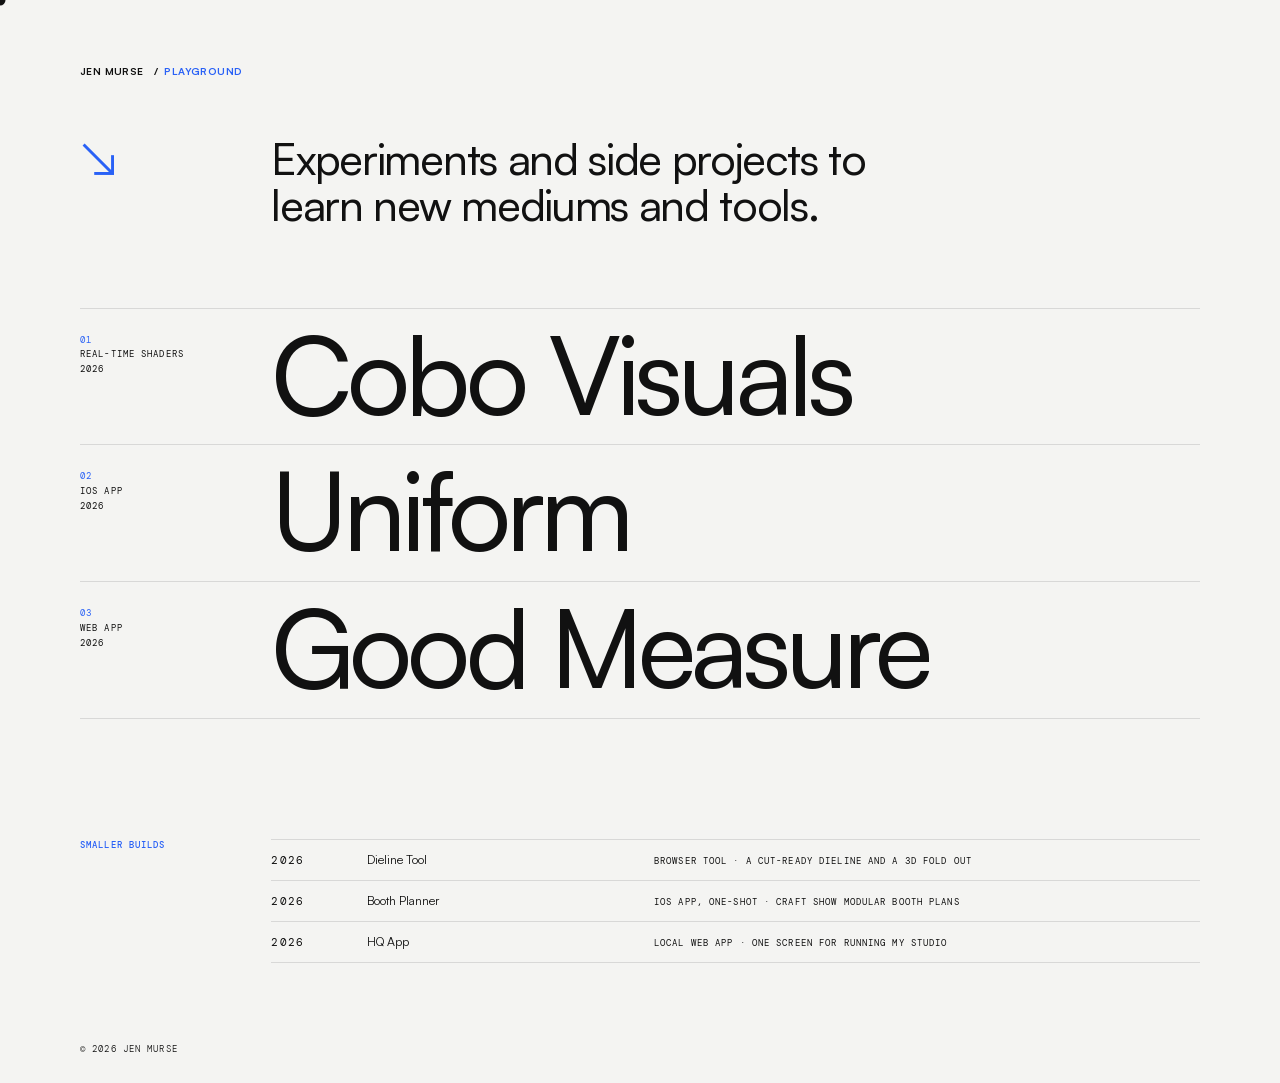
<file: playground/index.html>
<!DOCTYPE html>
<html lang="en">
<head>
  <meta charset="UTF-8">
  <meta name="viewport" content="width=device-width, initial-scale=1.0">
  <title>Playground — Jen Murse</title>
  <meta name="description" content="Experiments and side projects by Jen Murse, to learn new mediums and tools.">
  <meta property="og:title" content="Playground — Jen Murse">
  <meta property="og:description" content="Experiments and side projects by Jen Murse, to learn new mediums and tools.">
  <meta property="og:type" content="website">
  <meta property="og:image" content="https://jenmurse.com/playground/cobo-visuals/12.jpg">
  <link rel="icon" type="image/svg+xml" href="/favicon.svg">
  <link rel="preconnect" href="https://fonts.googleapis.com">
  <link rel="preconnect" href="https://fonts.gstatic.com" crossorigin>
  <link href="https://fonts.googleapis.com/css2?family=DM+Sans:opsz,wght@9..40,300;9..40,400;9..40,500;9..40,700&family=DM+Mono:wght@400&display=swap" rel="stylesheet">
  <link href="https://api.fontshare.com/v2/css?f[]=satoshi@300,400,500,700&display=swap" rel="stylesheet">
  <link rel="stylesheet" href="/styles.css">
  <link rel="stylesheet" href="/playground.css">
  <style>
    /* A type-led index. Every project is its name in big type, one row each; the smaller experiments follow in
       smaller type. Point at a name and its live piece comes out and follows the cursor. No boxes on the page itself */
    .top-nav { margin-bottom: 0; }
    /* the header steps back: the crumb names the page, the sentence is the headline on the names' left edge, an arrow points into the list */
    .play-top { display: grid; grid-template-columns: var(--grid); column-gap: var(--gutter); margin-top: var(--space-56); }
    .play-title { position: absolute; width: 1px; height: 1px; overflow: hidden; clip: rect(0 0 0 0); white-space: nowrap; }   /* for screen readers; the crumb shows it */
    .play-arrow, .play-intro { grid-row: 1; font-size: calc(clamp(1.9rem, 3.6vw, 3.4rem) * var(--h-scale)); font-weight: var(--h-weight); line-height: 1.05; letter-spacing: -0.03em; }
    .play-arrow { grid-column: 1 / 3; color: var(--accent); }
    .play-intro { grid-column: 3 / 11; max-width: 22ch; text-wrap: pretty; }

    /* ── THE LIST ── */
    .index { list-style: none; margin-top: var(--space-80); }
    .index-label { margin: var(--space-80) 0 var(--space-12); }
    .row a { display: grid; grid-template-columns: var(--grid); column-gap: var(--gutter); align-items: baseline; color: inherit;
      border-top: 1px solid var(--border); padding: var(--space-12) 0 var(--space-20); transition: opacity .3s; }
    .row:last-child a { border-bottom: 1px solid var(--border); }
    .row .side { grid-column: 1 / 3; grid-row: 1; display: flex; flex-direction: column; gap: 0; align-self: start; padding-top: var(--space-12); }
    .row h2 { grid-column: 3 / -1; grid-row: 1; font-size: calc(clamp(3.2rem, 9vw, 8.5rem) * var(--h-scale)); font-weight: var(--h-weight); line-height: 0.95; letter-spacing: -0.045em;
      transition: transform .5s cubic-bezier(.2,0,0,1); }
    .row .n { font-family: var(--font-mono); font-size: var(--fs-label); letter-spacing: var(--mono-tracking); color: var(--accent); line-height: 1.6; }   /* the same line as the labels under it, so the three sit evenly */
    .row .kind { font-family: var(--font-mono); font-size: var(--fs-label); letter-spacing: var(--mono-tracking); text-transform: uppercase; color: var(--sub); line-height: 1.6; }
    .row.small h2 { font-size: calc(clamp(1.8rem, 4.2vw, 3.8rem) * var(--h-scale)); }
    /* pointing at one name quiets the rest and nudges it along */
    .index:hover .row a { opacity: 0.22; }
    .index:hover .row a:hover, .index .row a:focus-visible { opacity: 1; }
    .row a:hover h2, .row a:focus-visible h2 { transform: translateX(var(--space-28)); }
    .row a:focus-visible { outline: none; }
    .row a:focus-visible h2 { text-decoration: underline; text-decoration-thickness: 2px; text-underline-offset: 0.12em; }

    /* the piece that follows the cursor: one stage, its content swapped per row */
    .peek { position: fixed; left: 0; top: 0; z-index: 30; pointer-events: none; opacity: 0; transform: translate(-50%, -50%) scale(0.85) rotate(var(--r, -4deg)); transition: opacity .25s, transform .4s cubic-bezier(.2,0,0,1); }
    .peek.on { opacity: 1; transform: translate(-50%, -50%) scale(1) rotate(var(--r, -4deg)); }
    .peek > * { display: none; }
    .peek > .on { display: block; }
    /* each piece is a small version of what its page opens on */
    .pk-cobo { width: min(30vw, 440px); background: #0b0b0c; padding: 6px; box-shadow: 0 24px 50px rgba(0,0,0,0.3); position: relative; }
    .pk-cobo canvas { width: 100%; aspect-ratio: 16 / 9; display: block; }
    .pk-tag { position: absolute; left: 14px; bottom: 12px; font-family: var(--font-mono); font-size: var(--fs-label); letter-spacing: var(--mono-tracking); text-transform: uppercase; color: #b9a4ff; }
    .pk-un { position: relative; width: min(24vw, 340px); aspect-ratio: 1 / 0.9; }
    .pk-un img { position: absolute; transform: translate(-50%, -50%) rotate(var(--t)); filter: drop-shadow(0 10px 14px rgba(0,0,0,0.14)); opacity: 0; }
    .pk-un.on img { animation: drop .5s cubic-bezier(.2,0,0,1) forwards; }
    .pk-un.on img:nth-child(2) { animation-delay: .08s; } .pk-un.on img:nth-child(3) { animation-delay: .16s; } .pk-un.on img:nth-child(4) { animation-delay: .24s; } .pk-un.on img:nth-child(5) { animation-delay: .32s; }
    @keyframes drop { from { opacity: 0; transform: translate(-50%, -110%) rotate(calc(var(--t) * -1)); } to { opacity: 1; transform: translate(-50%, -50%) rotate(var(--t)); } }
    .pk-gm { width: min(24vw, 330px); background: #fff; padding: 18px 20px; box-shadow: 0 24px 50px rgba(0,0,0,0.16); color: #0A0A0A; }
    .g-k { font-family: var(--font-mono); font-size: var(--fs-label); letter-spacing: var(--mono-tracking); text-transform: uppercase; color: #2F8B33; }
    .g-t { font-size: calc(var(--fs-list) * 1.2); margin: 2px 0 10px; transition: color .3s; }
    .g-t.ok { color: #2F8B33; }
    .g-row { display: grid; grid-template-columns: auto 1fr auto; gap: 8px; align-items: baseline; padding: 6px 0; border-top: 1px solid #E6E6E3; }
    .g-row b { font-size: 1.9rem; font-weight: var(--h-weight); letter-spacing: -0.03em; font-variant-numeric: tabular-nums; }
    .g-row span { font-size: var(--fs-label); color: #6E6E6E; }
    .st { font-style: normal; font-family: var(--font-mono); font-size: 0.55rem; letter-spacing: var(--mono-tracking); text-transform: uppercase; padding: 2px 7px; border-radius: 99px; transition: background .3s, color .3s; }
    .st.short { color: #C97A1A; background: #F8E5C8; } .st.ok { color: #2F8B33; background: #D8E8D5; }
    .row a:hover::before, .row a:focus-visible::before { width: 100%; }
    /* also tried: a plain list, the year, the name, what it is */
    .also { display: grid; grid-template-columns: var(--grid); column-gap: var(--gutter); margin-top: var(--space-120); }
    .also > h2 { grid-column: 1 / 3; }
    .log { grid-column: 3 / -1; list-style: none; }   /* starts where the big names do */
    .log li { display: grid; grid-template-columns: repeat(10, minmax(0, 1fr)); column-gap: var(--gutter); padding: var(--space-12) 0; border-top: 1px solid var(--border); align-items: baseline; }
    .log li:last-child { border-bottom: 1px solid var(--border); }
    .log .when { grid-column: 1 / 2; font-family: var(--font-mono); font-size: var(--fs-mono); letter-spacing: var(--mono-tracking); }
    .log .nm { grid-column: 2 / 5; font-size: var(--fs-list); }
    .log .what { grid-column: 5 / -1; font-family: var(--font-mono); font-size: var(--fs-label); letter-spacing: var(--mono-tracking); text-transform: uppercase; color: var(--sub); }


    .row .inline { display: none; }
    .row .inline video, .row .inline img { width: 100%; display: block; }
    @media (hover: none), (max-width: 680px) {
      .inline-piece.pk-un { width: 100%; } .inline-piece.pk-gm { width: 100%; box-shadow: none; } .inline-piece.pk-cobo { box-shadow: none; }
      .also { grid-template-columns: 1fr; row-gap: var(--space-20); } .also > h2, .log { grid-column: 1 / -1; }
      .also { margin-top: var(--space-80); }
      .log li { grid-template-columns: 1fr auto; row-gap: 4px; } .log .nm { grid-column: 1; grid-row: 1; } .log .when { grid-column: 2; grid-row: 1; color: var(--sub); }
      .log .nm { font-size: var(--fs-secondary); }
      .log .what { grid-column: 1 / -1; font-family: inherit; font-size: var(--fs-list); letter-spacing: 0; text-transform: none; line-height: 1.45; }
      .peek { display: none; }
      .play-top { grid-template-columns: 1fr; }
      .play-arrow, .play-intro { grid-column: 1 / -1; grid-row: auto; } .play-intro { margin-top: var(--space-8); max-width: none; }
      .row a { grid-template-columns: 1fr auto; row-gap: var(--space-8); }
      .row .side { grid-column: 1 / -1; flex-direction: row; gap: var(--space-12); padding: 0; } .row .side .n { margin-right: auto; }
      .row h2 { grid-column: 1 / -1; grid-row: 2; }
      .row h2 { position: relative; z-index: 1; }
      .row .inline { display: block; grid-column: 1 / -1; width: 100%; margin-top: var(--space-20); }
      .row[data-peek="un"] .inline { width: 88%; justify-self: center; }
            .inline-piece.pk-cobo { display: block; width: 100%; }
      .index:hover .row a { opacity: 1; }
    }

  </style>
</head>
<body>

  <div id="cursor" aria-hidden="true"></div>

  <div class="page">

    <header class="hero-grid top-nav">
      <div class="hero-left">
        <a href="/" class="wordmark" aria-label="Jen Murse — home">Jen Murse</a>
        <span class="crumb" aria-current="page">Playground</span>
      </div>
    </header>

    <section class="play-top" aria-labelledby="play-title">
      <h1 class="play-title" id="play-title">Playground</h1>
      <div class="play-arrow" aria-hidden="true">↘</div>
      <p class="play-intro">Experiments and side projects to learn new mediums and tools.</p>
    </section>

    <ol class="index" aria-label="Projects">
      <li class="row" data-peek="cobo"><a href="/playground/cobo-visuals/">
        <div class="side"><span class="n">01</span><span class="kind">Real-time shaders</span><span class="kind">2026</span></div><h2>Cobo Visuals</h2>
        <div class="inline" aria-hidden="true"></div>
      </a></li>
      <li class="row" data-peek="un"><a href="/playground/uniform/">
        <div class="side"><span class="n">02</span><span class="kind">iOS app</span><span class="kind">2026</span></div><h2>Uniform</h2>
        <div class="inline" aria-hidden="true"></div>
      </a></li>
      <li class="row" data-peek="gm"><a href="/playground/good-measure/">
        <div class="side"><span class="n">03</span><span class="kind">Web app</span><span class="kind">2026</span></div><h2>Good Measure</h2>
        <div class="inline" aria-hidden="true"></div>
      </a></li>
    </ol>

    <section class="also" aria-labelledby="h-also">
      <h2 class="list-label" id="h-also">Smaller builds</h2>
      <ol class="log">
        <li><span class="when">2026</span><span class="nm">Dieline Tool</span><span class="what">Browser tool · a cut-ready dieline and a 3D fold out</span></li>
        <li><span class="when">2026</span><span class="nm">Booth Planner</span><span class="what">iOS app, one-shot · craft show modular booth plans</span></li>
        <li><span class="when">2026</span><span class="nm">HQ App</span><span class="what">Local web app · one screen for running my studio</span></li>
      </ol>
    </section>

    <footer>
      <span>© 2026 Jen Murse</span>
    </footer>

  </div>

  <div class="peek" aria-hidden="true">
    <div class="pk-cobo" data-k="cobo"><canvas id="pk-cv" width="640" height="360"></canvas><span class="pk-tag" aria-hidden="true">Disco · live</span></div>
    <div class="pk-un" data-k="un">
      <img src="/playground/uniform/closet/tops__249a164a596ae007449d9750dd787c61.webp" alt="" style="left:30%; top:20%; width:30%; --t:-8deg">
      <img src="/playground/uniform/closet/bottoms__b8ecf1047ea87c49825beb8abcc9b512.webp" alt="" style="left:70%; top:42%; width:24%; --t:6deg">
      <img src="/playground/uniform/closet/shoes__f3145f012e57be31123b1b321132e3dd.webp" alt="" style="left:26%; top:78%; width:26%; --t:-16deg">
      <img src="/playground/uniform/closet/tops__ccb91492541a70d8291c6ce2595c469e.webp" alt="" style="left:58%; top:84%; width:26%; --t:10deg">
      <img src="/playground/uniform/closet/bottoms__5a1ac27f2dc56a70efdf9a3cf5260c10.webp" alt="" style="left:46%; top:50%; width:22%; --t:-3deg">
    </div>
    <div class="pk-gm" data-k="gm">
      <p class="g-k">Planner · Tuesday</p>
      <p class="g-t">Short on everything</p>
      <div class="g-row"><b data-a="1490" data-b="1750" data-k="kcal">1,490</b><span>kcal</span><em class="st short">Short 210</em></div>
      <div class="g-row"><b data-a="58" data-b="89" data-k="p">58</b><span>g protein</span><em class="st short">Short 32 g</em></div>
      <div class="g-row"><b data-a="21.5" data-b="30" data-k="f">21.5</b><span>g fiber</span><em class="st short">Short 8.5 g</em></div>
    </div>
  </div>

  <script src="/main.js"></script>
  <script>
    // Point at a name and its piece comes out and trails the cursor, easing behind it and leaning with the motion.
    // Focus a name from the keyboard and the piece sits beside it. On touch screens each row shows its piece inline instead
    (() => {
      const peek = document.querySelector('.peek'), still = matchMedia('(prefers-reduced-motion: reduce)').matches;
      const kids = [...peek.children];
      let x = innerWidth / 2, y = innerHeight / 2, tx = x, ty = y, live = false;
      const show = k => {
        kids.forEach(el => { const on = el.dataset.k === k; el.classList.toggle('on', on); const v = el.querySelector('video'); if (v) on ? v.play().catch(() => {}) : v.pause(); });
        peek.classList.add('on');
        document.dispatchEvent(new CustomEvent('peek', { detail: k }));
      };
      const hide = () => { document.dispatchEvent(new CustomEvent('peek', { detail: null })); peek.classList.remove('on'); kids.forEach(el => { const v = el.querySelector('video'); if (v) v.pause(); }); };
      const loop = () => {
        x += (tx - x) * (still ? 1 : 0.14); y += (ty - y) * (still ? 1 : 0.14);
        const lean = Math.max(-10, Math.min(10, (tx - x) * 0.08));
        peek.style.left = x + 'px'; peek.style.top = y + 'px'; peek.style.setProperty('--r', (-3 + lean) + 'deg');
        if (live) requestAnimationFrame(loop);
      };
      document.querySelectorAll('.row').forEach(row => {
        const a = row.querySelector('a');
        a.addEventListener('mouseenter', e => { tx = e.clientX + 160; ty = e.clientY; if (!live) { x = tx; y = ty; live = true; requestAnimationFrame(loop); } show(row.dataset.peek); document.getElementById('cursor').className = 'on-link'; });
        a.addEventListener('mousemove', e => { tx = e.clientX + 160; ty = e.clientY; });
        a.addEventListener('mouseleave', () => { live = false; hide(); document.getElementById('cursor').className = ''; });
        a.addEventListener('focus', () => { const r = a.getBoundingClientRect(); x = tx = r.right - 260; y = ty = r.top + r.height / 2; peek.style.left = x + 'px'; peek.style.top = y + 'px'; show(row.dataset.peek); });
        a.addEventListener('blur', hide);
        a.addEventListener('click', e => { if (a.getAttribute('href') === '#') e.preventDefault(); });
      });
      // on touch, inline clips play while they are on screen
      if (matchMedia('(hover: none), (max-width: 680px)').matches) {
        const io = new IntersectionObserver(es => es.forEach(en => { const v = en.target; if (en.isIntersecting) v.play().catch(() => {}); else v.pause(); }), { threshold: 0.4 });
        document.querySelectorAll('.inline video').forEach(v => { v.preload = 'metadata'; io.observe(v); });
      }
    })();
  </script>
  <script src="/playground/cobo-visuals/set.js"></script>
  <script>
    // Cobo's piece: the five parts of the set, drawn live, one after another while it is out
    afterFade(() => {
      const SH = window.COBO_SET, cv = document.getElementById('pk-cv'), gl = cv && cv.getContext('webgl'), tag = document.querySelector('.pk-tag');
      if (!SH || !gl) return;
      const NAMES = ['Space', 'Organic', 'Rave', 'Salsa', 'Disco'], HOLD = 3.5;
      const vs = 'attribute vec2 a;varying vec2 isf_FragNormCoord;void main(){isf_FragNormCoord=a*0.5+0.5;gl_Position=vec4(a,0,1);}';
      const sh = (t, src) => { const o = gl.createShader(t); gl.shaderSource(o, src); gl.compileShader(o); return o; };
      const vso = sh(gl.VERTEX_SHADER, vs);
      const P = SH.map(S => { const pr = gl.createProgram(); gl.attachShader(pr, vso); gl.attachShader(pr, sh(gl.FRAGMENT_SHADER, 'precision highp float;varying vec2 isf_FragNormCoord;uniform float TIME;uniform vec2 RENDERSIZE;' + S.decl + S.body));
        gl.bindAttribLocation(pr, 0, 'a'); gl.linkProgram(pr); return gl.getProgramParameter(pr, gl.LINK_STATUS) ? pr : null; });
      gl.bindBuffer(gl.ARRAY_BUFFER, gl.createBuffer()); gl.bufferData(gl.ARRAY_BUFFER, new Float32Array([-1, -1, 1, -1, -1, 1, 1, 1]), gl.STATIC_DRAW);
      gl.enableVertexAttribArray(0); gl.vertexAttribPointer(0, 2, gl.FLOAT, false, 0, 0);
      let on = false, T = 1500 + Math.random() * 600, last = 0, held = 0, k = Math.floor(Math.random() * SH.length);
      const next = () => { do { k = (k + 1) % SH.length; } while (!P[k]); held = 0; if (tag) tag.textContent = NAMES[k] + ' · live'; };
      const draw = () => { const pr = P[k], S = SH[k]; gl.useProgram(pr); gl.viewport(0, 0, cv.width, cv.height);
        const u = (n, v) => { const l = gl.getUniformLocation(pr, n); if (l) gl.uniform1f(l, v); };
        u('TIME', T); gl.uniform2f(gl.getUniformLocation(pr, 'RENDERSIZE'), cv.width, cv.height);
        Object.keys(S.def).forEach(n => u(n, n === 'timeScale' ? 1 : S.def[n])); gl.drawArrays(gl.TRIANGLE_STRIP, 0, 4); };
      const still = matchMedia('(prefers-reduced-motion: reduce)').matches;
      const tick = now => { if (!on || still) return; const dt = (now - last) / 1000; last = now; T += dt; held += dt; if (held > HOLD) next(); draw(); requestAnimationFrame(tick); };
      next(); draw();
      document.addEventListener('peek', e => { const was = on; on = e.detail === 'cobo'; if (on && !was) { next(); last = performance.now(); draw(); requestAnimationFrame(tick); } });
    })();

    // Good Measure's piece: the day arrives short, then fixes itself
    (() => {
      const card = document.querySelector('.pk-gm'); if (!card) return;
      const t = card.querySelector('.g-t'), rows = [...card.querySelectorAll('.g-row')];
      const fmt = (k, x) => k === 'kcal' ? Math.round(x).toLocaleString() : String(Math.round(x * 10) / 10);
      let timer;
      const reset = () => { clearTimeout(timer); t.textContent = 'Short on everything'; t.classList.remove('ok');
        rows.forEach(r => { const b = r.querySelector('b'), st = r.querySelector('.st'); b.textContent = fmt(b.dataset.k, +b.dataset.a); st.className = 'st short'; st.textContent = st.dataset.short || (st.dataset.short = st.textContent); }); };
      const fix = () => {
        const t0 = performance.now();
        const f = now => { const q = Math.min(1, (now - t0) / 700), e = 1 - Math.pow(1 - q, 3);
          rows.forEach(r => { const b = r.querySelector('b'); b.textContent = fmt(b.dataset.k, +b.dataset.a + (+b.dataset.b - +b.dataset.a) * e); });
          if (q < 1) requestAnimationFrame(f);
          else { rows.forEach(r => { const st = r.querySelector('.st'); st.className = 'st ok'; st.textContent = 'On target'; }); t.textContent = 'On target, all three'; t.classList.add('ok'); } };
        requestAnimationFrame(f);
      };
      document.addEventListener('peek', e => { reset(); if (e.detail === 'gm') timer = setTimeout(fix, 650); });
    });
  </script>
  <script>
    // On a phone there is no pointing, so Uniform's and Good Measure's rows show their pieces inline: the closet drops in
    // and the day fixes itself as each scrolls into view. Cobo's live piece moves into its row and plays while it is on screen
    afterFade(() => {
      if (!matchMedia('(hover: none), (max-width: 680px)').matches) return;
      const cobo = document.querySelector('.peek .pk-cobo'), slot = document.querySelector('.row[data-peek="cobo"] .inline');
      if (cobo && slot) { cobo.classList.add('inline-piece'); slot.append(cobo);
        new IntersectionObserver(es => es.forEach(e => document.dispatchEvent(new CustomEvent('peek', { detail: e.isIntersecting ? 'cobo' : null }))), { threshold: 0.3 }).observe(cobo); }
      [['un', '.pk-un'], ['gm', '.pk-gm']].forEach(([k, sel]) => {
        const row = document.querySelector(`.row[data-peek="${k}"] .inline`), src = document.querySelector('.peek ' + sel);
        if (!row || !src) return;
        const c = src.cloneNode(true); c.classList.add('inline-piece'); row.replaceChildren(c);
        new IntersectionObserver(es => es.forEach(e => {
          if (!e.isIntersecting) return;
          if (k === 'un') c.classList.add('on');
          else { const t = c.querySelector('.g-t'), rows = [...c.querySelectorAll('.g-row')];
            setTimeout(() => { rows.forEach(r => { const b = r.querySelector('b'); b.textContent = b.dataset.k === 'kcal' ? (+b.dataset.b).toLocaleString() : b.dataset.b; const st = r.querySelector('.st'); st.className = 'st ok'; st.textContent = 'On target'; }); t.textContent = 'On target, all three'; t.classList.add('ok'); }, 700); }
        }), { threshold: 0.6 }).observe(c);
      });
    });
  </script>
</body>
</html>
</file>
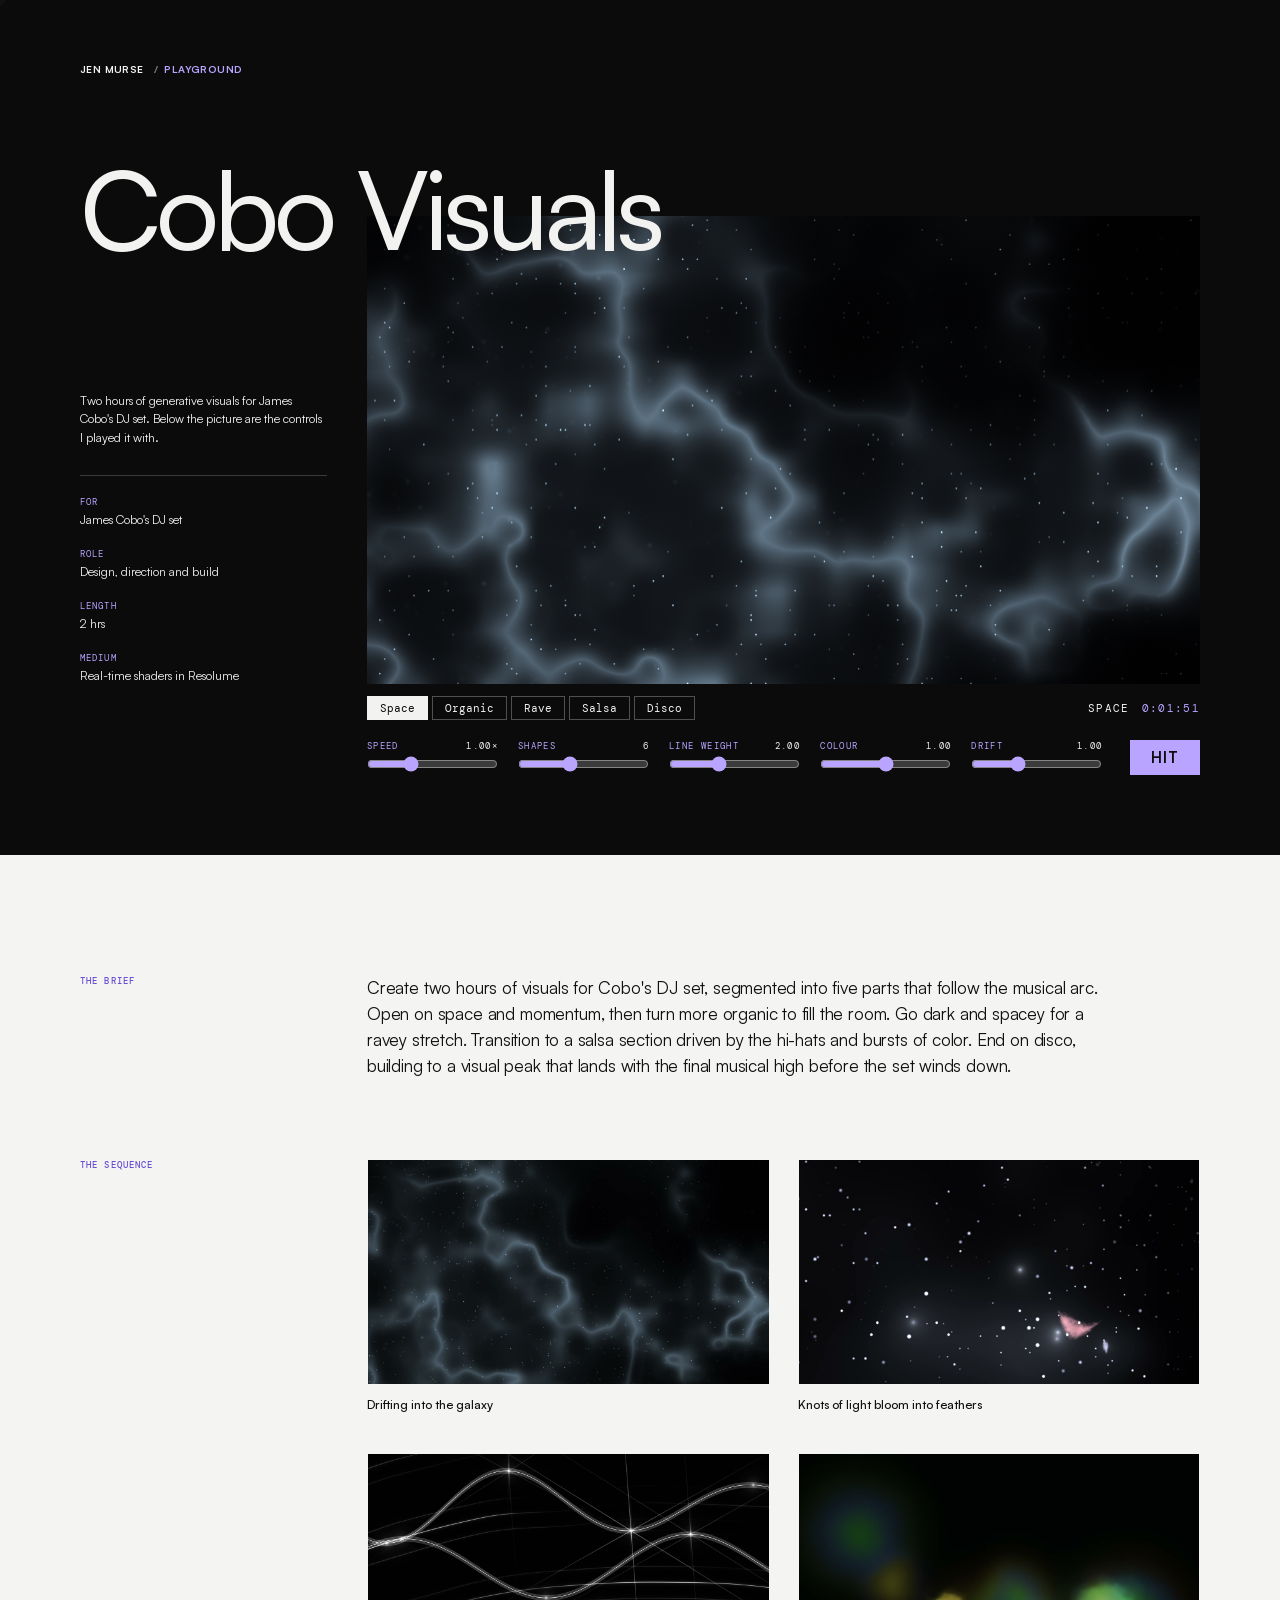
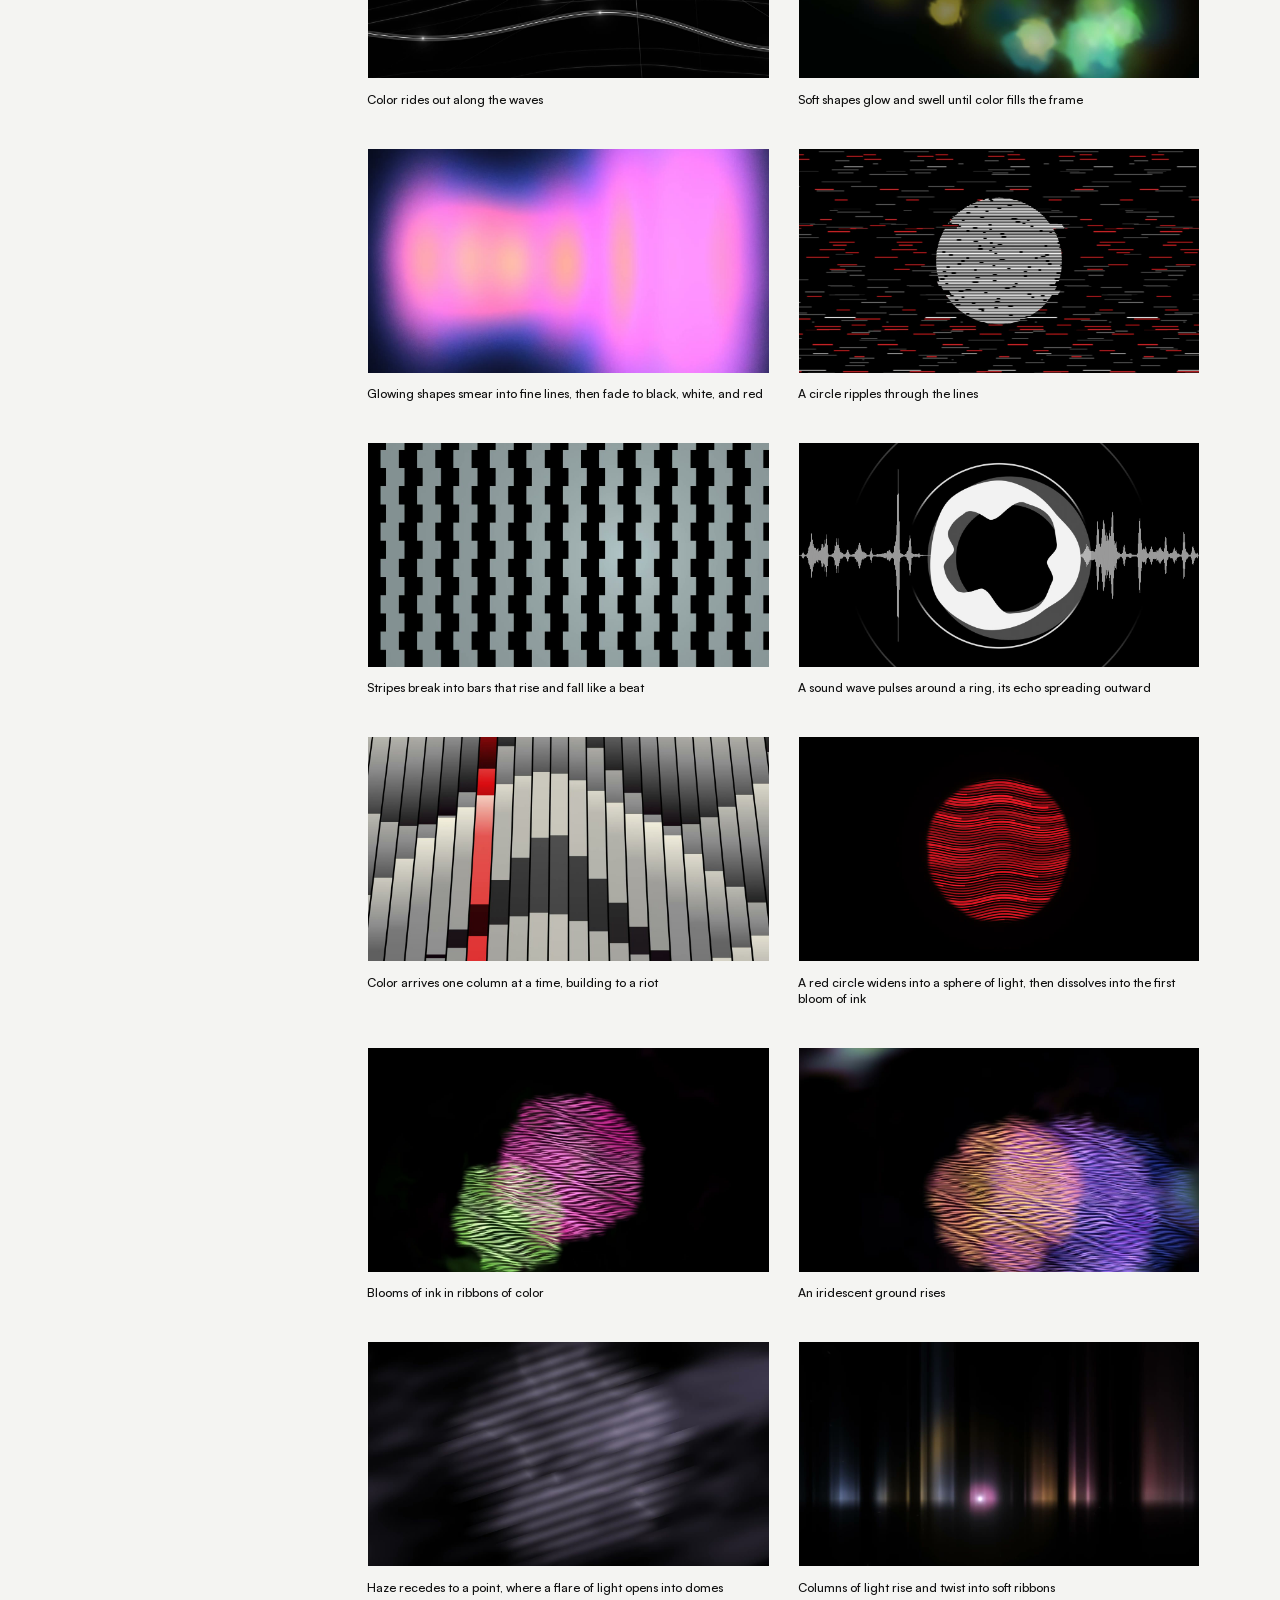
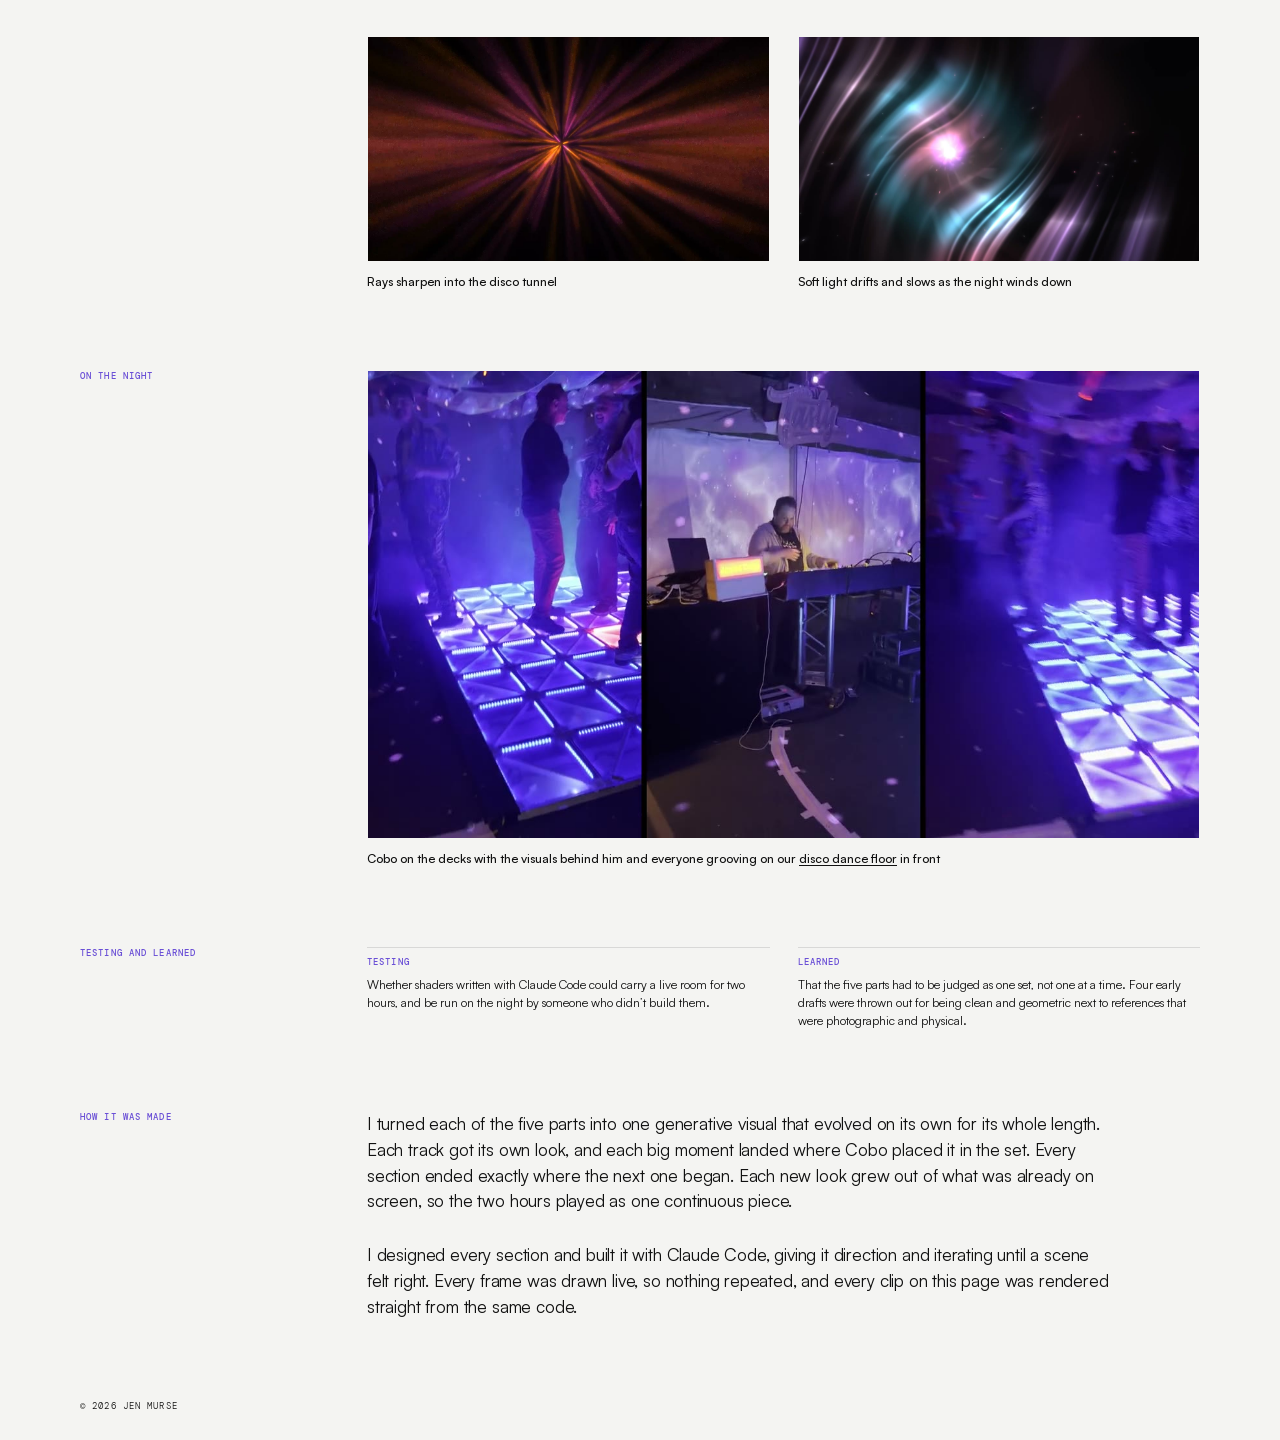
<file: playground/cobo-visuals/index.html>
<!DOCTYPE html>
<html lang="en">
<head>
  <meta charset="UTF-8">
  <meta name="viewport" content="width=device-width, initial-scale=1.0">
  <title>Cobo Visuals — Jen Murse</title>
  <meta name="description" content="Two hours of generative visuals for James Cobo's DJ set.">
  <meta property="og:title" content="Cobo Visuals — Jen Murse">
  <meta property="og:description" content="Two hours of generative visuals for James Cobo's DJ set.">
  <meta property="og:type" content="article">
  <meta property="og:image" content="https://jenmurse.com/playground/cobo-visuals/15.jpg">
  <link rel="icon" type="image/svg+xml" href="/favicon.svg">
  <link rel="preconnect" href="https://fonts.googleapis.com">
  <link rel="preconnect" href="https://fonts.gstatic.com" crossorigin>
  <link href="https://fonts.googleapis.com/css2?family=DM+Sans:opsz,wght@9..40,300;9..40,400;9..40,500;9..40,700&family=DM+Mono:wght@400&display=swap" rel="stylesheet">
  <link href="https://api.fontshare.com/v2/css?f[]=satoshi@300,400,500,700&display=swap" rel="stylesheet">
  <link rel="stylesheet" href="/styles.css">
  <link rel="stylesheet" href="/playground.css">
  <style>
    /* the project page as the list's row opened up. The name at the size it had on the index, the facts as the
       row's small labels, then the piece itself to play with across the whole window, then the story */
    .top-nav { margin-bottom: 0; }
    /* ── THE TOP ── one violet band: the name crosses into the picture, the facts sit in the left column,
       and the controls it was played with run along under the picture */
    /* the project's colours: the band, its light ink, its accent. The accent also takes over the page's labels below */
    :root { --band: #0b0b0c; --ink: #f2f2f0; --lav: #b9a4ff; --accent: #6a4fd6; }
    .band-top { --line-rule: rgba(242,242,240,0.2); }
    .band-top { position: relative; width: 100vw; left: 50%; transform: translateX(-50%); margin-top: calc(-1 * var(--space-56)); background: var(--band); color: var(--ink); padding: var(--space-56) 0 var(--space-80); }
    .bt-in { max-width: 1200px; margin: 0 auto; padding: 0 var(--space-40); display: grid; grid-template-columns: var(--grid); column-gap: var(--gutter); align-items: start; }
    .bt-nav { grid-column: 1 / -1; margin-bottom: var(--space-80); }
    .bt-nav .wordmark { color: var(--ink); }
    .bt-nav .crumb { color: var(--lav); }
    .bt-nav .crumb::before { color: rgba(242,242,240,0.5); }
    .bt-name { grid-column: 1 / 10; grid-row: 2; position: relative; z-index: 2; font-size: calc(clamp(3.2rem, 9vw, 8.5rem) * var(--h-scale)); font-weight: var(--h-weight); line-height: 0.92; letter-spacing: -0.045em; }
    .bt-pic { grid-column: 4 / -1; grid-row: 2 / span 2; margin-top: calc(0.5 * clamp(3.2rem, 9vw, 8.5rem)); }
    .bt-pic canvas { width: 100%; aspect-ratio: 16 / 9; display: block; background: #000; }
    .bt-side { grid-column: 1 / 4; grid-row: 2 / span 2; align-self: stretch; margin-top: calc(0.92 * clamp(3.2rem, 9vw, 8.5rem) + var(--space-28)); display: flex; flex-direction: column; justify-content: flex-end; gap: var(--space-28); padding-right: var(--space-12); }   /* the description, a hairline, then the facts, sitting on the foot of the piece */
    .bt-side .n { font-family: var(--font-mono); font-size: var(--fs-label); letter-spacing: var(--mono-tracking); color: var(--lav); }
    .bt-line { font-size: var(--fs-list); line-height: var(--s-lh); text-wrap: pretty; }   /* no one-word last line */
    .bt-facts { display: flex; flex-direction: column; gap: var(--space-20); border-top: 1px solid var(--line-rule); padding-top: var(--space-20); }
    .bt-facts dd { margin-top: var(--space-4); }
    .bt-facts dt { font-family: var(--font-mono); font-size: var(--fs-label); letter-spacing: var(--mono-tracking); text-transform: uppercase; color: var(--lav); }
    .bt-facts dd { font-size: var(--fs-list); }
    .bt-inst { grid-column: 4 / -1; grid-row: 4; margin-top: var(--space-12); display: flex; flex-direction: column; gap: var(--space-20); }
    .bt-row { display: flex; align-items: center; justify-content: space-between; gap: var(--space-28); flex-wrap: wrap; }
    .mono { font-family: var(--font-mono); font-size: var(--fs-mono); letter-spacing: var(--mono-tracking); text-transform: uppercase; }
    .parts { display: flex; gap: var(--space-4); flex-wrap: wrap; }
    .parts button, .hit { font: inherit; background: transparent; color: var(--ink); border: 1px solid rgba(242,242,240,0.3); padding: var(--space-4) var(--space-12); cursor: inherit; }
    .parts button[aria-pressed="true"] { background: var(--ink); color: var(--band); border-color: var(--ink); }
    .parts button:hover, .hit:hover { border-color: var(--ink); }
    .clock { display: flex; gap: var(--space-12); color: var(--lav); font-variant-numeric: tabular-nums; }
    .clock b { color: var(--ink); font-weight: 400; }
    .knobs { flex: 1; display: grid; grid-template-columns: repeat(var(--n, 5), minmax(0, 1fr)); gap: var(--space-12) var(--space-20); }
    .knob label { display: flex; justify-content: space-between; color: var(--lav); font-size: var(--fs-label); }
    .knob output { color: var(--ink); font-variant-numeric: tabular-nums; }
    .knob input { width: 100%; margin-top: var(--space-4); accent-color: var(--lav); }
    /* Hit is the one control you play rather than set: a solid key in heavy type, square, the height of the slider row */
    .hit { align-self: stretch; min-width: 4.5em; padding: 0 var(--space-20); background: var(--lav); border-color: var(--lav); color: var(--band);
      font-family: var(--font-sans); font-weight: 700; font-size: calc(var(--fs-mono) * 1.35); letter-spacing: 0.06em; }
    .hit:hover { background: var(--ink); border-color: var(--ink); }
    .hit:active, .hit.flash { background: transparent; color: var(--lav); }
    .band-top + .section { margin-top: var(--space-120); }

    /* the story, in the page's usual sections */
    .notes-pair { display: grid; grid-template-columns: 1fr 1fr; gap: var(--space-28) var(--gutter); }
    .notes-pair div { border-top: 1px solid var(--border); padding-top: var(--space-8); }
    .notes-pair dd { margin-top: var(--space-4); font-size: var(--fs-list); line-height: var(--s-lh); }
    .night-wrap { position: relative; }
    .night-wrap:hover .vid-controls, .night-wrap:focus-within .vid-controls { opacity: 1; }
    @media (max-width: 680px) {
      .band-top { padding: var(--space-28) 0 var(--space-56); margin-top: calc(-1 * var(--space-28)); }
      .bt-in { grid-template-columns: 1fr; padding: 0 var(--space-28); row-gap: var(--space-20); }
      .bt-nav { margin-bottom: var(--space-40); }
      .bt-name, .bt-pic, .bt-side, .bt-inst { grid-column: 1 / -1; grid-row: auto; margin-top: 0; }
      .bt-side { order: 4; }
      .knobs { flex-basis: 100%; grid-template-columns: 1fr 1fr; }
      .hit { flex-basis: 100%; padding: var(--space-8); }
     
      .notes-pair { grid-template-columns: 1fr; }
    }
    @media (prefers-reduced-motion: reduce) { .media-grid video { cursor: pointer; } }
  </style>
</head>
<body>

  <div id="cursor" aria-hidden="true"></div>

  <div class="page">

    <section class="band-top" aria-labelledby="p-name">
      <div class="bt-in">
        <nav class="bt-nav" aria-label="Breadcrumb">
          <a href="/" class="wordmark" aria-label="Jen Murse — home">Jen Murse</a>
          <a href="/playground/" class="crumb">Playground</a>
        </nav>
        <h1 class="bt-name" id="p-name">Cobo Visuals</h1>
        <div class="bt-pic">
          <canvas id="inst" role="img" aria-label="The current part of the set, drawn live"></canvas>
        </div>
        <div class="bt-side">
          <p class="bt-line">Two hours of generative visuals for James Cobo's DJ set. Below the picture are the controls I played it with.</p>
          <dl class="bt-facts">
            <div><dt>For</dt><dd>James Cobo's DJ set</dd></div>
            <div><dt>Role</dt><dd>Design, direction and build</dd></div>
            <div><dt>Length</dt><dd>2 hrs</dd></div>
            <div><dt>Medium</dt><dd>Real-time shaders in Resolume</dd></div>
          </dl>
        </div>
        <div class="bt-inst" role="group" aria-label="The controls the visuals were played with">
          <div class="bt-row">
            <div class="parts mono" role="group" aria-label="Part of the set">
              <button type="button" data-i="0" aria-pressed="true">Space</button>
              <button type="button" data-i="1" aria-pressed="false">Organic</button>
              <button type="button" data-i="2" aria-pressed="false">Rave</button>
              <button type="button" data-i="3" aria-pressed="false">Salsa</button>
              <button type="button" data-i="4" aria-pressed="false">Disco</button>
            </div>
            <p class="clock mono"><b id="inst-part">Space</b><span id="inst-clock">0:01:30</span></p>
          </div>
          <div class="bt-row">
            <div class="knobs mono" id="knobs" role="group" aria-label="Controls for this part"></div>
            <button type="button" class="hit mono" id="hit">Hit</button>
          </div>
        </div>
      </div>
    </section>

    <section class="section" aria-labelledby="h-brief">
      <h2 class="list-label" id="h-brief">The brief</h2>
      <div class="prose">
        <p>Create two hours of visuals for Cobo's DJ set, segmented into five parts that follow the musical arc. Open on space and momentum, then turn more organic to fill the room. Go dark and spacey for a ravey stretch. Transition to a salsa section driven by the hi-hats and bursts of color. End on disco, building to a visual peak that lands with the final musical high before the set winds down.</p>
      </div>
    </section>

    <section class="section" aria-labelledby="h-seq">
      <h2 class="list-label" id="h-seq">The sequence</h2>
      <ol class="media-grid" aria-label="The sequence, in order">
        <li><figure><video data-src="/playground/cobo-visuals/01.mp4" poster="/playground/cobo-visuals/01.jpg" muted loop playsinline preload="none" tabindex="0" aria-label="Drifting into the galaxy"></video><figcaption class="caption"><span class="t">Drifting into the galaxy</span></figcaption></figure></li>
        <li><figure><video data-src="/playground/cobo-visuals/02.mp4" poster="/playground/cobo-visuals/02.jpg" muted loop playsinline preload="none" tabindex="0" aria-label="Knots of light bloom into feathers"></video><figcaption class="caption"><span class="t">Knots of light bloom into feathers</span></figcaption></figure></li>
        <li><figure><video data-src="/playground/cobo-visuals/03.mp4" poster="/playground/cobo-visuals/03.jpg" muted loop playsinline preload="none" tabindex="0" aria-label="Color rides out along the waves"></video><figcaption class="caption"><span class="t">Color rides out along the waves</span></figcaption></figure></li>
        <li><figure><video data-src="/playground/cobo-visuals/04.mp4" poster="/playground/cobo-visuals/04.jpg" muted loop playsinline preload="none" tabindex="0" aria-label="Soft shapes glow and swell until color fills the frame"></video><figcaption class="caption"><span class="t">Soft shapes glow and swell until color fills the frame</span></figcaption></figure></li>
        <li><figure><video data-src="/playground/cobo-visuals/05.mp4" poster="/playground/cobo-visuals/05.jpg" muted loop playsinline preload="none" tabindex="0" aria-label="Glowing shapes smear into fine lines, then fade to black, white, and red"></video><figcaption class="caption"><span class="t">Glowing shapes smear into fine lines, then fade to black, white, and red</span></figcaption></figure></li>
        <li><figure><video data-src="/playground/cobo-visuals/06.mp4" poster="/playground/cobo-visuals/06.jpg" muted loop playsinline preload="none" tabindex="0" aria-label="A circle ripples through the lines"></video><figcaption class="caption"><span class="t">A circle ripples through the lines</span></figcaption></figure></li>
        <li><figure><video data-src="/playground/cobo-visuals/07.mp4" poster="/playground/cobo-visuals/07.jpg" muted loop playsinline preload="none" tabindex="0" aria-label="Stripes break into bars that rise and fall like a beat"></video><figcaption class="caption"><span class="t">Stripes break into bars that rise and fall like a beat</span></figcaption></figure></li>
        <li><figure><video data-src="/playground/cobo-visuals/08.mp4" poster="/playground/cobo-visuals/08.jpg" muted loop playsinline preload="none" tabindex="0" aria-label="A sound wave pulses around a ring, its echo spreading outward"></video><figcaption class="caption"><span class="t">A sound wave pulses around a ring, its echo spreading outward</span></figcaption></figure></li>
        <li><figure><video data-src="/playground/cobo-visuals/09.mp4" poster="/playground/cobo-visuals/09.jpg" muted loop playsinline preload="none" tabindex="0" aria-label="Color arrives one column at a time, building to a riot"></video><figcaption class="caption"><span class="t">Color arrives one column at a time, building to a riot</span></figcaption></figure></li>
        <li><figure><video data-src="/playground/cobo-visuals/10.mp4" poster="/playground/cobo-visuals/10.jpg" muted loop playsinline preload="none" tabindex="0" aria-label="A red circle widens into a sphere of light, then dissolves into the first bloom of ink"></video><figcaption class="caption"><span class="t">A red circle widens into a sphere of light, then dissolves into the first bloom of ink</span></figcaption></figure></li>
        <li><figure><video data-src="/playground/cobo-visuals/11.mp4" poster="/playground/cobo-visuals/11.jpg" muted loop playsinline preload="none" tabindex="0" aria-label="Blooms of ink in ribbons of color"></video><figcaption class="caption"><span class="t">Blooms of ink in ribbons of color</span></figcaption></figure></li>
        <li><figure><video data-src="/playground/cobo-visuals/12.mp4" poster="/playground/cobo-visuals/12.jpg" muted loop playsinline preload="none" tabindex="0" aria-label="An iridescent ground rises"></video><figcaption class="caption"><span class="t">An iridescent ground rises</span></figcaption></figure></li>
        <li><figure><video data-src="/playground/cobo-visuals/13.mp4" poster="/playground/cobo-visuals/13.jpg" muted loop playsinline preload="none" tabindex="0" aria-label="Haze recedes to a point, where a flare of light opens into domes"></video><figcaption class="caption"><span class="t">Haze recedes to a point, where a flare of light opens into domes</span></figcaption></figure></li>
        <li><figure><video data-src="/playground/cobo-visuals/14.mp4" poster="/playground/cobo-visuals/14.jpg" muted loop playsinline preload="none" tabindex="0" aria-label="Columns of light rise and twist into soft ribbons"></video><figcaption class="caption"><span class="t">Columns of light rise and twist into soft ribbons</span></figcaption></figure></li>
        <li><figure><video data-src="/playground/cobo-visuals/15.mp4" poster="/playground/cobo-visuals/15.jpg" muted loop playsinline preload="none" tabindex="0" aria-label="Rays sharpen into the disco tunnel"></video><figcaption class="caption"><span class="t">Rays sharpen into the disco tunnel</span></figcaption></figure></li>
        <li><figure><video data-src="/playground/cobo-visuals/16.mp4" poster="/playground/cobo-visuals/16.jpg" muted loop playsinline preload="none" tabindex="0" aria-label="Soft light drifts and slows as the night winds down"></video><figcaption class="caption"><span class="t">Soft light drifts and slows as the night winds down</span></figcaption></figure></li>
      </ol>
    </section>

    <section class="section" aria-labelledby="h-night">
      <h2 class="list-label" id="h-night">On the night</h2>
      <figure class="media-wide">
        <div class="night-wrap">
          <video id="night" data-src="/playground/cobo-visuals/night.mp4" poster="/playground/cobo-visuals/night.jpg" muted loop playsinline preload="none" tabindex="0" aria-label="Phone footage from the night: Cobo at the decks in the middle, the dance floor on either side"></video>
          <span class="vid-icon" id="night-icon" aria-hidden="true"></span>
          <div class="vid-controls" role="group" aria-label="Video controls">
            <button type="button" class="vid-btn" id="night-restart" aria-label="Restart video">↺ restart</button>
            <button type="button" class="vid-btn" id="night-pause" aria-label="Pause video">pause</button>
          </div>
        </div>
        <figcaption class="caption"><span class="t">Cobo on the decks with the visuals behind him and everyone grooving on our <a href="https://www.tigertownlab.com/disco-dancefloor.html">disco dance floor</a> in front</span></figcaption>
      </figure>
    </section>

    <section class="section" aria-labelledby="h-learn">
      <h2 class="list-label" id="h-learn">Testing and learned</h2>
      <dl class="notes-pair">
        <div><dt class="list-label">Testing</dt><dd>Whether shaders written with Claude Code could carry a live room for two hours, and be run on the night by someone who didn’t build them.</dd></div>
        <div><dt class="list-label">Learned</dt><dd>That the five parts had to be judged as one set, not one at a time. Four early drafts were thrown out for being clean and geometric next to references that were photographic and physical.</dd></div>
      </dl>
    </section>

    <section class="section" aria-labelledby="h-made">
      <h2 class="list-label" id="h-made">How it was made</h2>
      <div class="prose">
        <p>I turned each of the five parts into one generative visual that evolved on its own for its whole length. Each track got its own look, and each big moment landed where Cobo placed it in the set. Every section ended exactly where the next one began. Each new look grew out of what was already on screen, so the two hours played as one continuous piece.</p>
        <p>I designed every section and built it with Claude Code, giving it direction and iterating until a scene felt right. Every frame was drawn live, so nothing repeated, and every clip on this page was rendered straight from the same code.</p>
      </div>
    </section>


    <footer>
      <span>© 2026 Jen Murse</span>
    </footer>

  </div>

  <script src="/main.js"></script>
  <script>
    // Each clip loads and plays only while it is on screen, so the page never decodes every video at once.
    // With reduced motion nothing plays by itself: click a clip, or focus it and press Enter or Space.
    const still = window.matchMedia('(prefers-reduced-motion: reduce)').matches;
    const clips = document.querySelectorAll('.media-grid video, .media-wide video');
    const load = v => { if (!v.src) v.src = v.dataset.src; };
    const toggle = v => { load(v); v.paused ? v.play().catch(() => {}) : v.pause(); };
    if (!still) {
      const io = new IntersectionObserver(es => es.forEach(e => {
        const v = e.target;
        if (e.isIntersecting) { if (!v.dataset.held) { load(v); v.play().catch(() => {}); } } else v.pause();
      }), { threshold: 0.3 });
      clips.forEach(v => io.observe(v));
    } else {
    }
    clips.forEach(v => {
      v.addEventListener('mouseenter', () => document.getElementById('cursor').className = 'on-link');
      v.addEventListener('mouseleave', () => document.getElementById('cursor').className = '');
      if (v.id === 'night') return;                                     // the night's footage has its own controls, below
      v.addEventListener('click', () => toggle(v));
      v.addEventListener('keydown', e => { if (e.key === 'Enter' || e.key === ' ') { e.preventDefault(); toggle(v); } });
    });

    // The night's footage works like the home page video: click it, or use restart and pause, and a label flashes.
    // A pause the viewer chose holds when it scrolls away and back.
    (() => {
      const v = document.getElementById('night'), icon = document.getElementById('night-icon');
      const pauseBtn = document.getElementById('night-pause'), restartBtn = document.getElementById('night-restart');
      let timer;
      const flash = label => {
        icon.textContent = label; clearTimeout(timer); icon.classList.add('flash');
        timer = setTimeout(() => icon.classList.remove('flash'), 900);
      };
      const sync = () => {
        pauseBtn.textContent = v.paused ? 'play' : 'pause';
        pauseBtn.setAttribute('aria-label', v.paused ? 'Play video' : 'Pause video');
      };
      const flip = () => {
        load(v);
        if (v.paused) { delete v.dataset.held; v.play().catch(() => {}); flash('play'); }
        else          { v.dataset.held = '1'; v.pause(); flash('pause'); }
      };
      v.addEventListener('play', sync);
      v.addEventListener('pause', sync);
      v.addEventListener('click', flip);
      v.addEventListener('keydown', e => { if (e.key === 'Enter' || e.key === ' ') { e.preventDefault(); flip(); } });
      pauseBtn.addEventListener('click', e => { e.stopPropagation(); flip(); });
      restartBtn.addEventListener('click', e => {
        e.stopPropagation(); load(v); delete v.dataset.held;
        v.currentTime = 0; v.play().catch(() => {}); flash('restart');
      });
      sync();
    })();
  </script>
  <script src="/playground/cobo-visuals/set.js"></script>
  <script>
    // The instrument: one part of the set at a time, drawn live. Speed and Hit were the live controls on the night;
    // each part's other design values are opened up here as sliders. A part whose values will not open falls back to
    // its fixed version. It only draws while on screen; with reduced motion time holds still and the sliders still work
    afterFade(() => {
      const SH = window.COBO_SET, cv = document.getElementById('inst'), gl = cv.getContext('webgl');
      if (!gl) return;
      const still = matchMedia('(prefers-reduced-motion: reduce)').matches;
      const PARTS = ['Space', 'Organic', 'Rave', 'Salsa', 'Disco'];
      // the design values each part opens up, with a range around the value it shipped with
      const KNOBS = [
        { shapeCount: [1, 14, 1], lineWeight: [0.3, 5, 0.1], colourAmt: [0, 2, 0.05], drift: [0, 3, 0.05] },
        { blobCount: [1, 16, 1], edgeWobble: [0, 3, 0.05], tint: [-1, 1, 0.05] },
        { glitch: [0, 3, 0.05], ringSize: [0.05, 0.7, 0.01], undulate: [0, 3, 0.05], redAmount: [0, 2, 0.05] },
        { bloomSize: [0.2, 3, 0.05] },
        { echo: [0, 3, 0.05], bokeh: [0, 3, 0.05], palette: [0, 4, 0.01], close: [0, 1, 0.01] }
      ];
      const LABEL = { shapeCount: 'Shapes', lineWeight: 'Line weight', colourAmt: 'Colour', drift: 'Drift', blobCount: 'Blobs', edgeWobble: 'Wobble', tint: 'Tint',
        glitch: 'Glitch', ringSize: 'Ring size', undulate: 'Undulate', redAmount: 'Red', bloomSize: 'Bloom', echo: 'Echo', bokeh: 'Bokeh', palette: 'Palette', close: 'Close-up' };
      const vs = 'attribute vec2 a;varying vec2 isf_FragNormCoord;void main(){isf_FragNormCoord=a*0.5+0.5;gl_Position=vec4(a,0,1);}';
      const compile = (decl, body) => {
        const sh = (t, s) => { const o = gl.createShader(t); gl.shaderSource(o, s); gl.compileShader(o); return gl.getShaderParameter(o, gl.COMPILE_STATUS) ? o : null; };
        const v = sh(gl.VERTEX_SHADER, vs), f = sh(gl.FRAGMENT_SHADER, 'precision highp float;varying vec2 isf_FragNormCoord;uniform float TIME;uniform vec2 RENDERSIZE;' + decl + body);
        if (!v || !f) return null;
        const p = gl.createProgram(); gl.attachShader(p, v); gl.attachShader(p, f); gl.bindAttribLocation(p, 0, 'a'); gl.linkProgram(p);
        return gl.getProgramParameter(p, gl.LINK_STATUS) ? p : null;
      };
      // open a part: try every knob as a uniform, then whichever subset compiles, then the fixed shader
      const parts = SH.map((S, i) => {
        const vals = {};
        let open = Object.keys(KNOBS[i]).filter(k => { const m = S.body.match(new RegExp('const float ' + k + '\\s*=\\s*([-\\d.]+);')); if (m) vals[k] = +m[1]; return !!m; });
        const build = ks => { let b = S.body; ks.forEach(k => { b = b.replace(new RegExp('const float ' + k + '\\s*=\\s*[-\\d.]+;'), 'uniform float ' + k + ';'); }); return compile(S.decl, b); };
        let prog = build(open);
        if (!prog) { open = open.filter(k => build([k])); prog = build(open) || compile(S.decl, S.body); if (!prog) open = []; }
        return { prog, open, vals: { ...vals } };
      });
      gl.bindBuffer(gl.ARRAY_BUFFER, gl.createBuffer());
      gl.bufferData(gl.ARRAY_BUFFER, new Float32Array([-1, -1, 1, -1, -1, 1, 1, 1]), gl.STATIC_DRAW);
      gl.enableVertexAttribArray(0); gl.vertexAttribPointer(0, 2, gl.FLOAT, false, 0, 0);
      const fit = () => { const k = Math.min(1, 1600 / cv.clientWidth); cv.width = Math.round(cv.clientWidth * k); cv.height = Math.round(cv.clientHeight * k); };
      const fmt = t => { t = Math.floor(t); return Math.floor(t / 3600) + ':' + String(Math.floor(t / 60) % 60).padStart(2, '0') + ':' + String(t % 60).padStart(2, '0'); };
      let cur = 0, T = 90, speed = 1, hitAt = -1e5, prevHit = -1e5, last = performance.now(), visible = false;
      const draw = () => {
        const P = parts[cur]; if (!P.prog) return;
        gl.useProgram(P.prog); gl.viewport(0, 0, cv.width, cv.height);
        const u = (n, v) => { const l = gl.getUniformLocation(P.prog, n); if (l) gl.uniform1f(l, v); };
        u('TIME', T); gl.uniform2f(gl.getUniformLocation(P.prog, 'RENDERSIZE'), cv.width, cv.height);
        u('timeScale', 1); u('speed', speed); u('hitAge', T - hitAt); u('hitPrevAge', T - prevHit);
        P.open.forEach(k => u(k, P.vals[k]));
        gl.drawArrays(gl.TRIANGLE_STRIP, 0, 4);
        document.getElementById('inst-clock').textContent = fmt(T);
      };
      const knobs = document.getElementById('knobs');
      const slider = (name, min, max, step, val, set, fmtv) => {
        const id = 'k-' + name, d = document.createElement('div'); d.className = 'knob';
        d.innerHTML = `<label for="${id}"><span>${name}</span><output for="${id}"></output></label><input id="${id}" type="range" min="${min}" max="${max}" step="${step}" value="${val}">`;
        const inp = d.querySelector('input'), out = d.querySelector('output');
        const sync = () => { out.textContent = fmtv(+inp.value); set(+inp.value); if (still || !visible) draw(); };
        inp.addEventListener('input', sync); out.textContent = fmtv(val); knobs.appendChild(d);
      };
      const show = i => {
        cur = i; T = 90; hitAt = prevHit = -1e5;
        document.querySelectorAll('.parts button').forEach(b => b.setAttribute('aria-pressed', +b.dataset.i === i));
        document.getElementById('inst-part').textContent = PARTS[i];
        knobs.replaceChildren();
        slider('Speed', 0.1, 3, 0.05, speed, v => speed = v, v => v.toFixed(2) + '×');
        const P = parts[i];
        knobs.style.setProperty('--n', 1 + P.open.length);
        P.open.forEach(k => { const [a, b, s] = KNOBS[i][k]; slider(LABEL[k], a, b, s, P.vals[k], v => P.vals[k] = v, v => s >= 1 ? String(Math.round(v)) : v.toFixed(2)); });
        draw();
      };
      document.querySelectorAll('.parts button').forEach(b => b.addEventListener('click', () => show(+b.dataset.i)));
      const hit = document.getElementById('hit');
      const fire = () => { prevHit = hitAt; hitAt = T; hit.classList.add('flash'); setTimeout(() => hit.classList.remove('flash'), 150); if (still) draw(); };
      hit.addEventListener('click', fire);
      addEventListener('keydown', e => { if (e.code === 'Space' && visible && !/INPUT|BUTTON|A/.test(document.activeElement.tagName)) { e.preventDefault(); fire(); } });
      const tick = now => { if (!visible) return; if (!still) T += (now - last) / 1000; last = now; draw(); requestAnimationFrame(tick); };
      new ResizeObserver(() => { fit(); draw(); }).observe(cv);
      new IntersectionObserver(es => es.forEach(e => { const was = visible; visible = e.isIntersecting; if (visible && !was) { last = performance.now(); requestAnimationFrame(tick); } }), { threshold: 0.05 }).observe(cv);
      fit(); show(0);
    });
  </script>
</body>
</html>
</file>
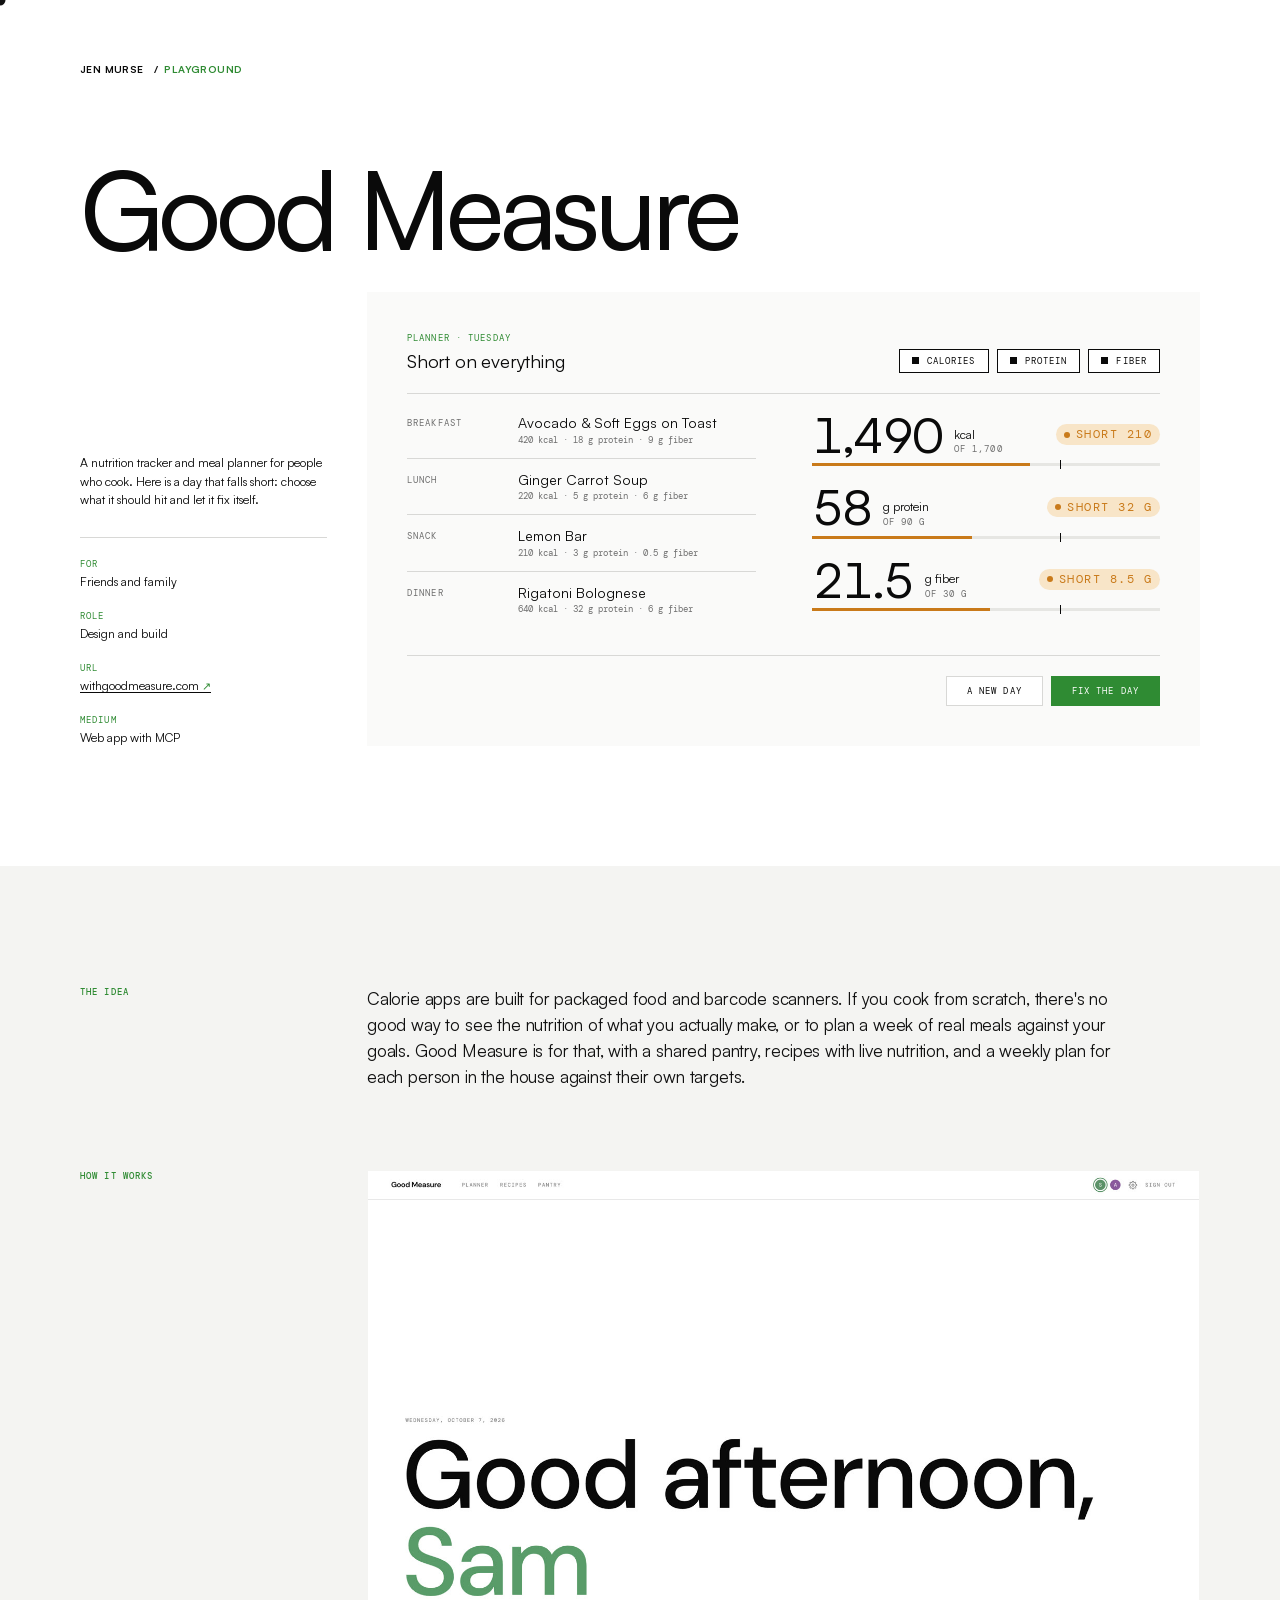
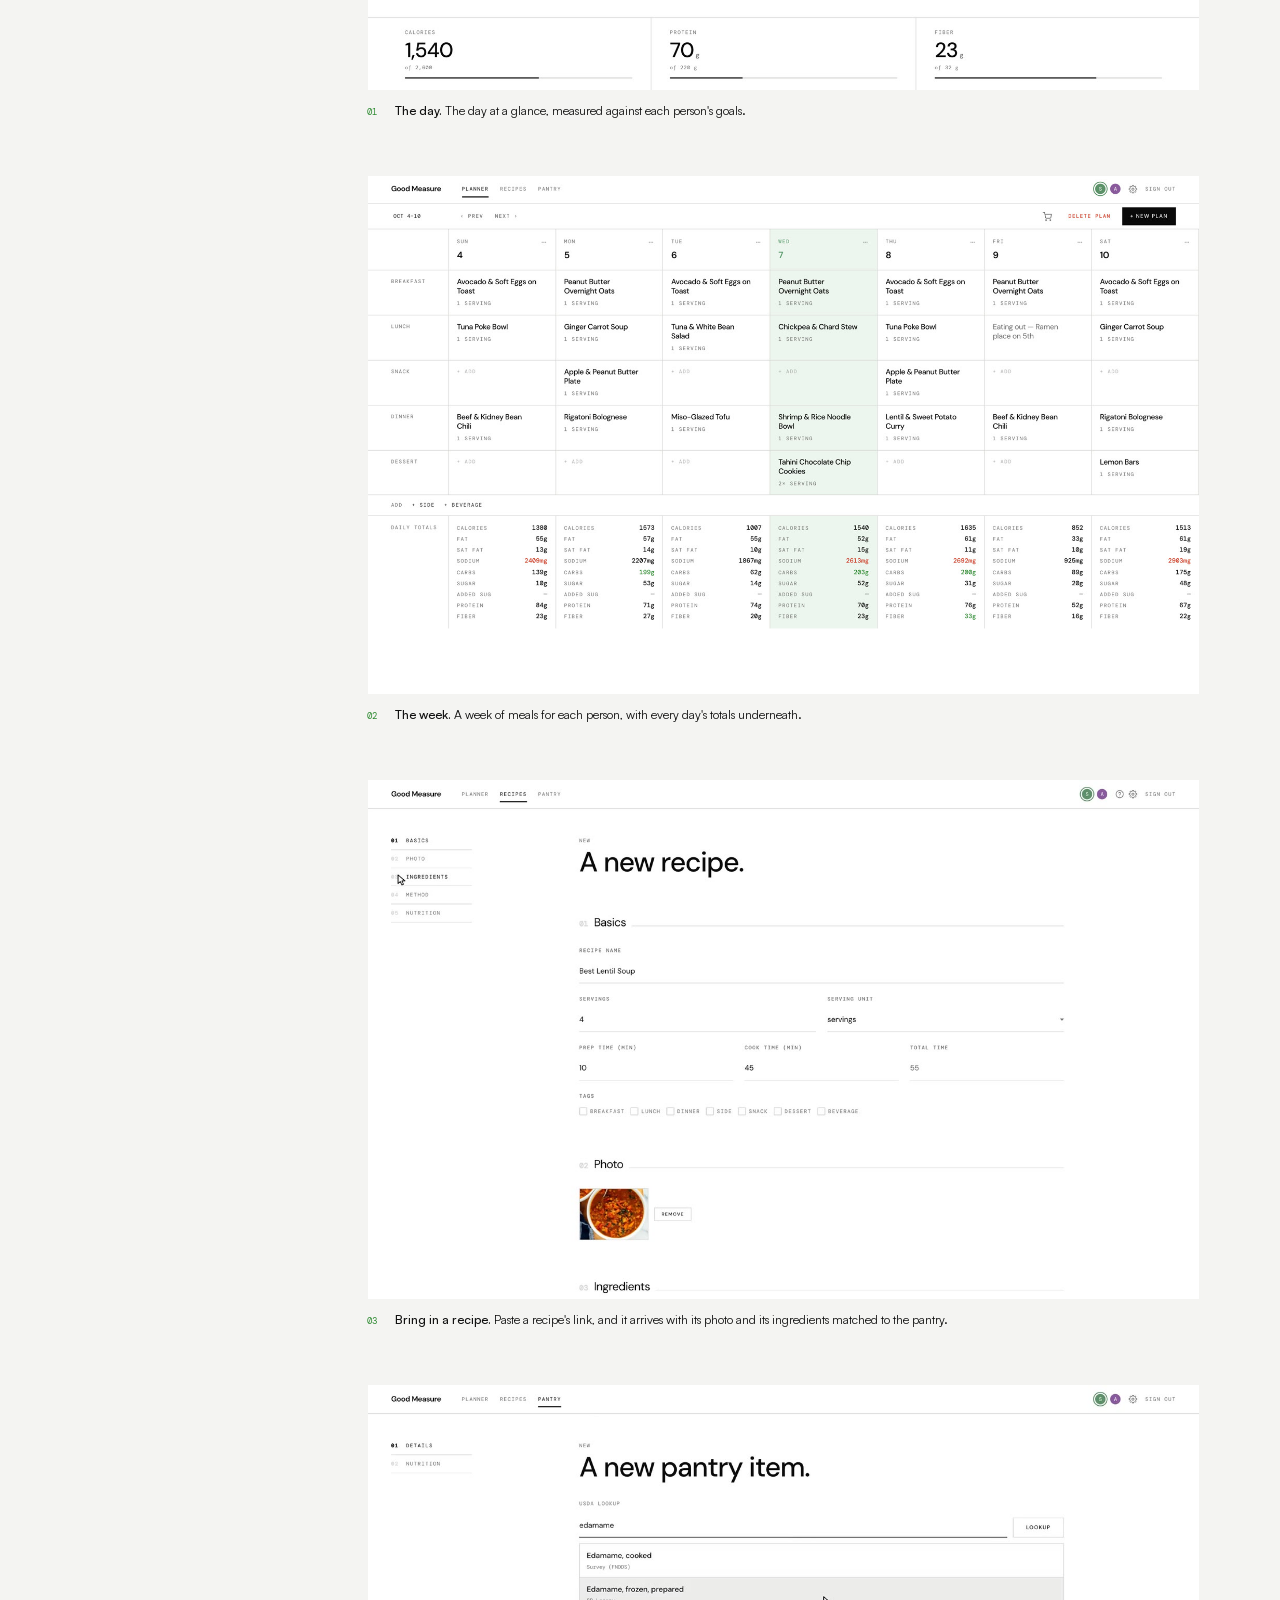
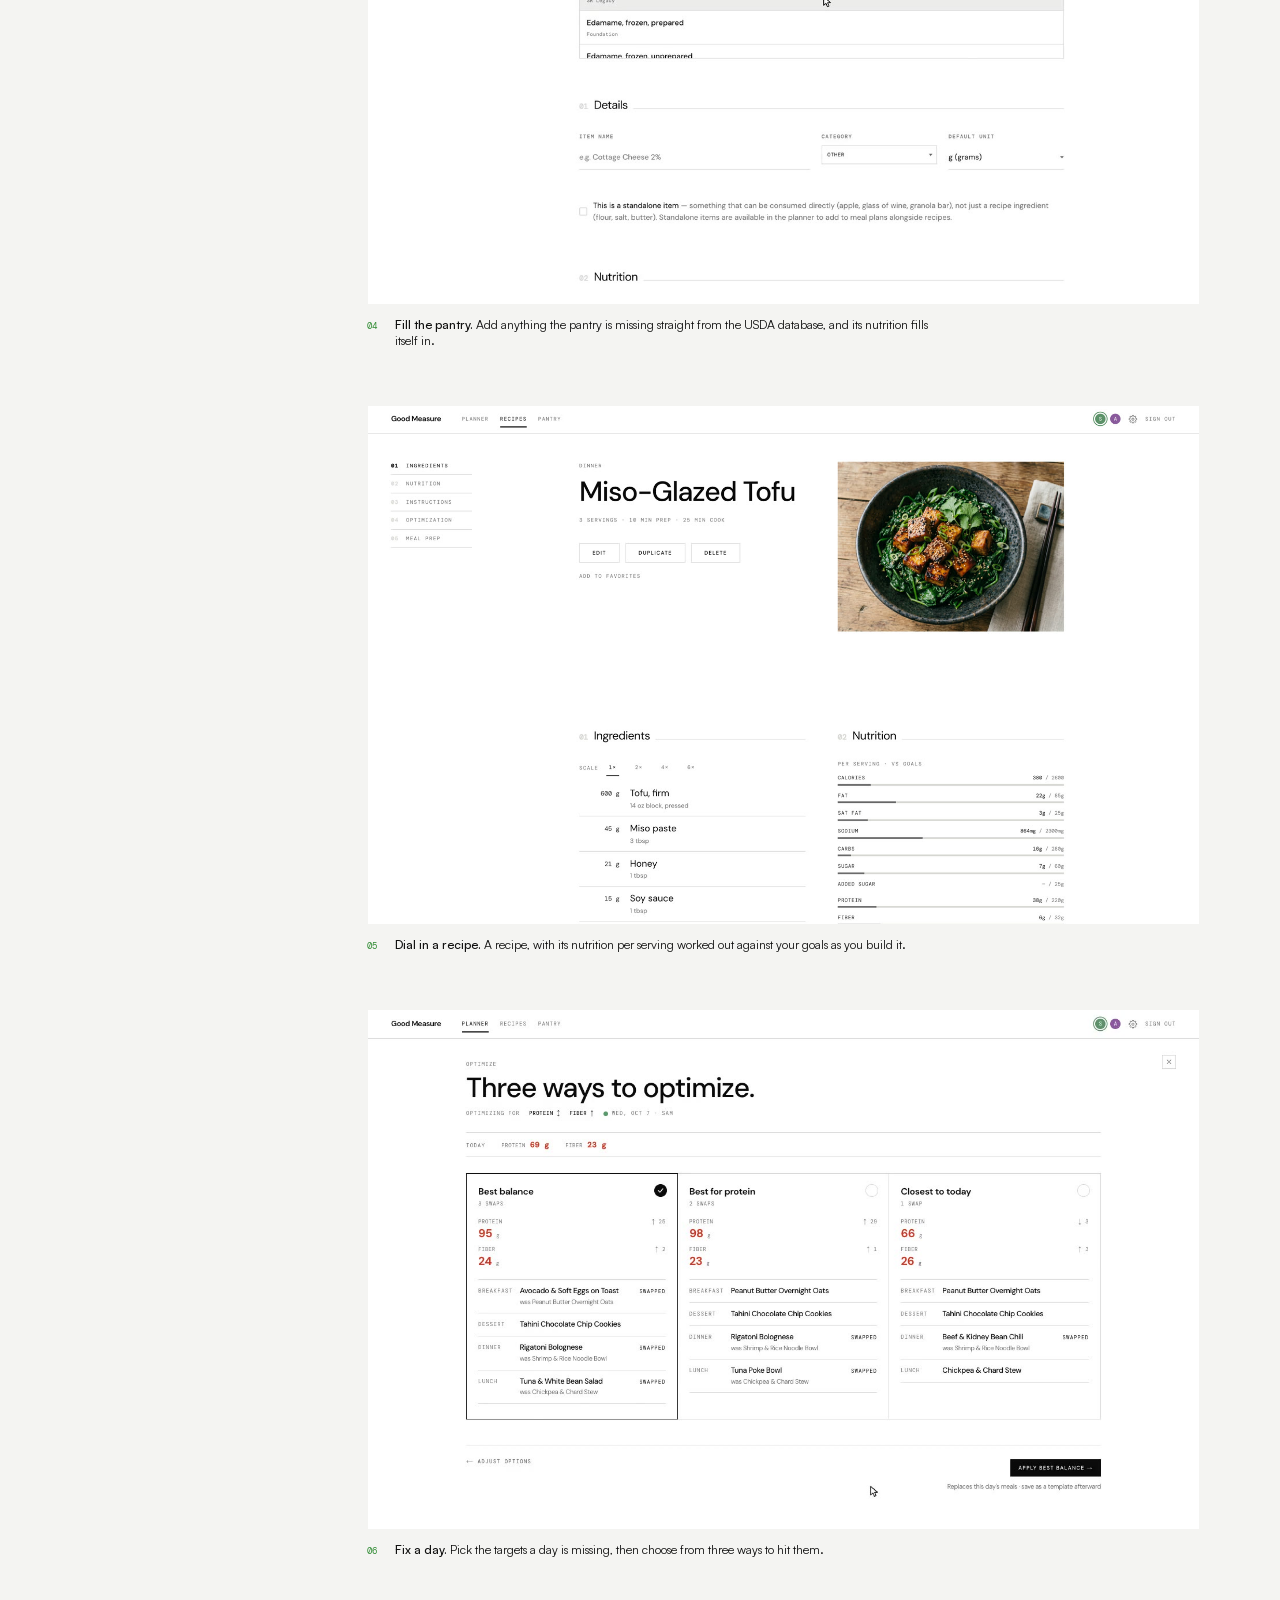
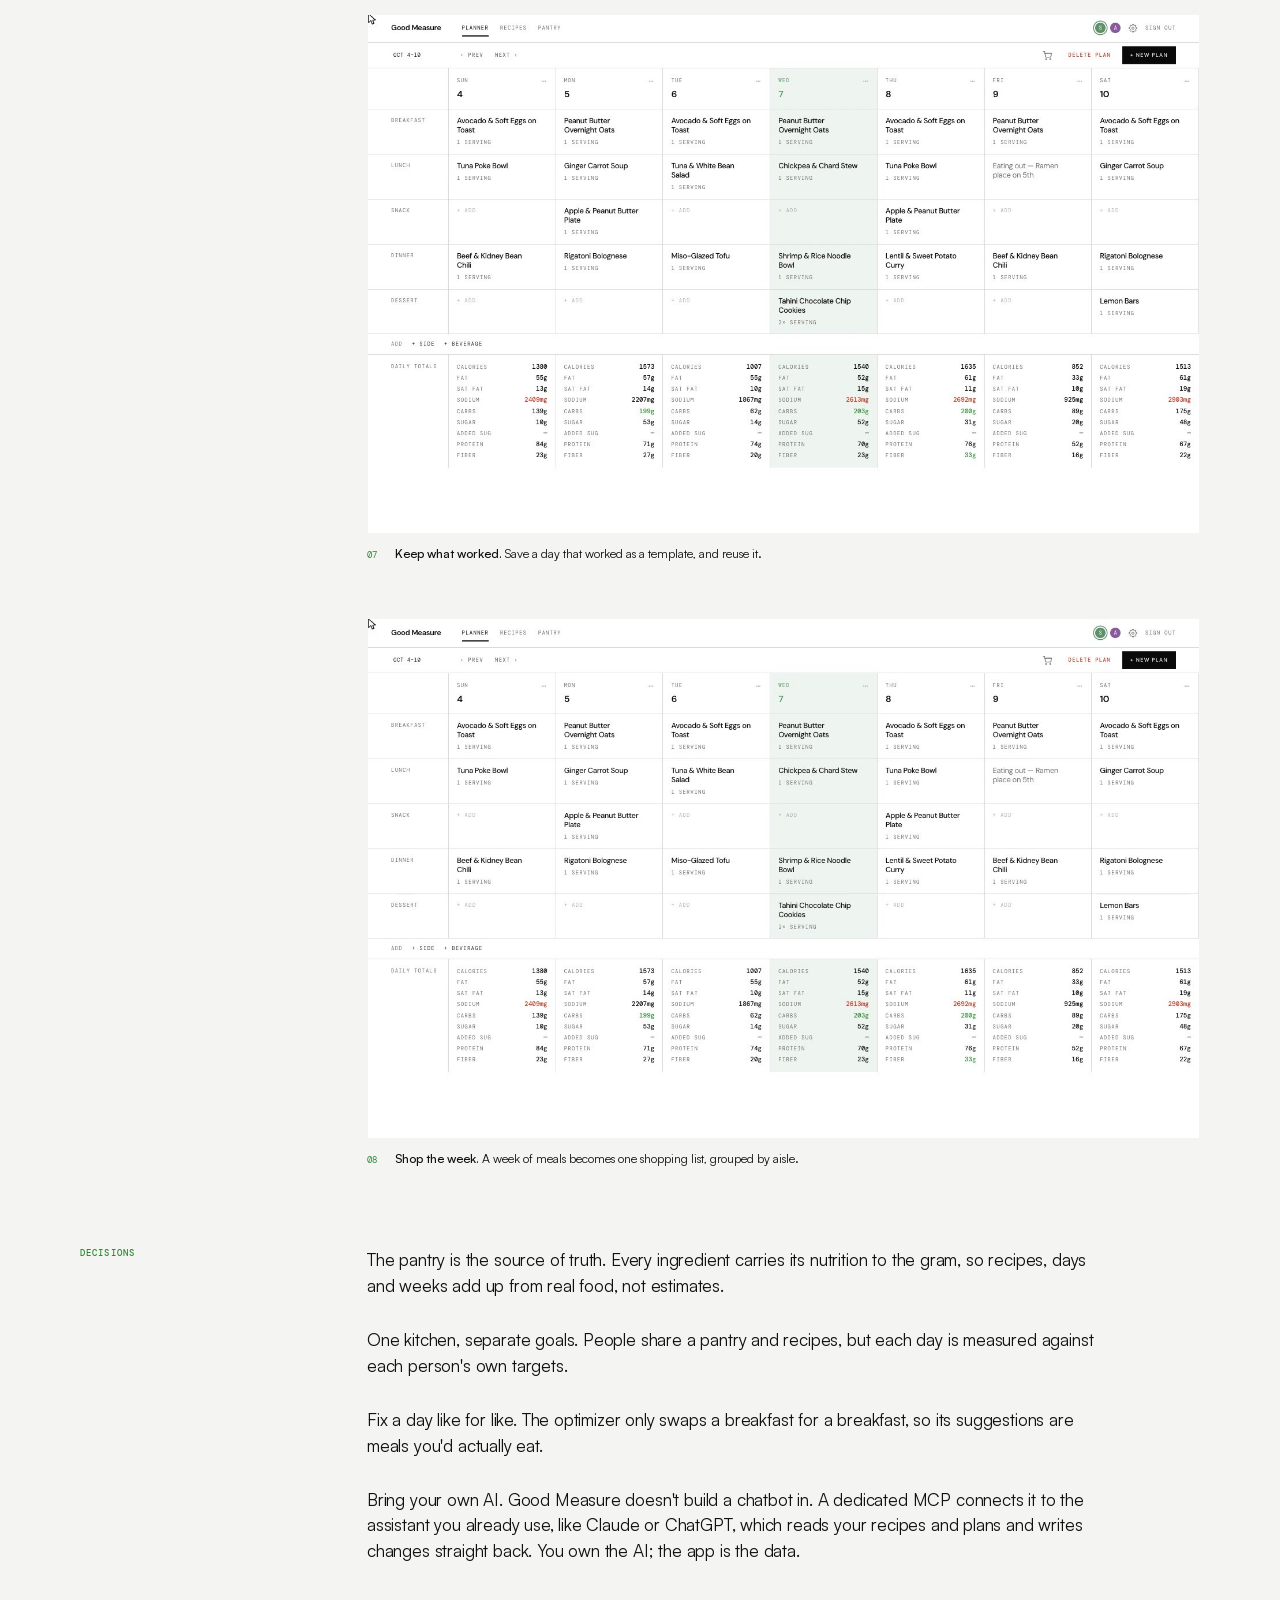
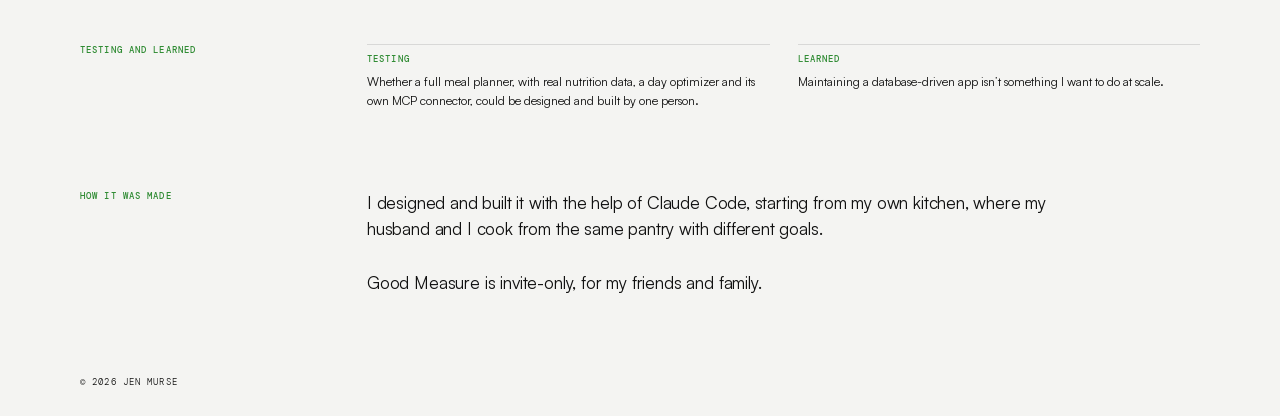
<file: playground/good-measure/index.html>
<!DOCTYPE html>
<html lang="en">
<head>
  <meta charset="UTF-8">
  <meta name="viewport" content="width=device-width, initial-scale=1.0">
  <title>Good Measure — Jen Murse</title>
  <meta name="description" content="A nutrition tracker and meal planner for people who cook, built for friends and family.">
  <meta property="og:title" content="Good Measure — Jen Murse">
  <meta property="og:description" content="A nutrition tracker and meal planner for people who cook, built for friends and family.">
  <meta property="og:type" content="article">
  <meta property="og:image" content="https://jenmurse.com/playground/good-measure/share.gif">
  <meta property="og:image:type" content="image/gif">
  <meta property="og:image:width" content="1200">
  <meta property="og:image:height" content="630">
  <link rel="icon" type="image/svg+xml" href="/favicon.svg">
  <link rel="preconnect" href="https://fonts.googleapis.com">
  <link rel="preconnect" href="https://fonts.gstatic.com" crossorigin>
  <link href="https://fonts.googleapis.com/css2?family=DM+Sans:opsz,wght@9..40,300;9..40,400;9..40,500;9..40,700&family=DM+Mono:wght@400&display=swap" rel="stylesheet">
  <link href="https://api.fontshare.com/v2/css?f[]=satoshi@300,400,500,700&display=swap" rel="stylesheet">
  <link rel="stylesheet" href="/styles.css">
  <link rel="stylesheet" href="/playground.css">
  <style>
    /* app screens are shot at 16:10 */
    :root { --frame-ratio: 16 / 10; }

    /* the header carries the facts, and the first section supplies the space below it */
    .cs-title { margin-bottom: 0; }

    @media (prefers-reduced-motion: reduce) {
      .moments video { cursor: pointer; }
    }

    /* the project page as its index row opened up, in Good Measure's own look: ink on paper, hairline rules, and
       colour kept for status the way the app keeps it: green on target, amber short, red over. The name crosses into a
       day that falls short; Fix the day searches its meals out loud and lands it */
    :root { --band: #FFFFFF; --ink: #0A0A0A; --soft: #6E6E6E; --rule: #D8D8D6; --accent: #2F8B33;   /* the app's on-target green: the page's accent */
      --ok: #2F8B33; --ok-t: #D8E8D5; --short: #C97A1A; --short-t: #F8E5C8; --over: #CC3823; --over-t: #F5D5CD; }
    .band-top { --line-rule: #D8D8D6; }
    .band-top { position: relative; width: 100vw; left: 50%; transform: translateX(-50%); margin-top: calc(-1 * var(--space-56)); background: var(--band); color: var(--ink); padding: var(--space-56) 0 var(--space-120); }
    .bt-in { max-width: 1200px; margin: 0 auto; padding: 0 var(--space-40); display: grid; grid-template-columns: var(--grid); column-gap: var(--gutter); align-items: start; }
    .bt-nav { grid-column: 1 / -1; margin-bottom: var(--space-80); }
    .bt-nav .crumb { color: var(--accent); }
    .bt-name { grid-column: 1 / 10; grid-row: 2; position: relative; z-index: 3; font-size: calc(clamp(3.2rem, 9vw, 8.5rem) * var(--h-scale)); font-weight: var(--h-weight); line-height: 0.92; letter-spacing: -0.045em; pointer-events: none; }
    .bt-pic { grid-column: 4 / -1; grid-row: 2 / span 2; margin-top: calc(0.92 * clamp(3.2rem, 9vw, 8.5rem) + var(--space-28)); }   /* the piece starts below the name, not under it */
    .bt-side { grid-column: 1 / 4; grid-row: 2 / span 2; align-self: stretch; margin-top: calc(0.92 * clamp(3.2rem, 9vw, 8.5rem) + var(--space-28)); display: flex; flex-direction: column; justify-content: flex-end; gap: var(--space-28); padding-right: var(--space-12); }   /* the description, a hairline, then the facts, sitting on the foot of the piece */
    .bt-line { font-size: var(--fs-list); line-height: var(--s-lh); text-wrap: pretty; }   /* no one-word last line */
    .bt-facts { display: flex; flex-direction: column; gap: var(--space-20); border-top: 1px solid var(--line-rule); padding-top: var(--space-20); }
    .bt-facts dt { font-family: var(--font-mono); font-size: var(--fs-label); letter-spacing: var(--mono-tracking); text-transform: uppercase; color: var(--accent); }
    .bt-facts dd { font-size: var(--fs-list); margin-top: var(--space-4); }
    .bt-facts a { color: inherit; text-decoration: underline; text-underline-offset: 0.2em; }
    .band-top + .section { margin-top: var(--space-120); }
    .k { font-family: var(--font-mono); font-size: var(--fs-label); letter-spacing: var(--mono-tracking); text-transform: uppercase; color: var(--accent); }

    /* ── THE CARD ── the day as a panel of the app: a header with the day and its goals, meals and numbers side by side,
       the actions at its foot, and the three ways under them once it is fixed. The name crosses into its top-left */
    .card { background: #FAFAF9;   /* barely off the page: a panel, not a colour */ padding: var(--space-40); }
    .card-h { display: flex; justify-content: space-between; align-items: flex-end; gap: var(--space-20); flex-wrap: wrap; padding-bottom: var(--space-20); border-bottom: 1px solid var(--rule); }
    .card-t { font-size: calc(var(--fs-list) * 1.5); letter-spacing: -0.01em; margin-top: var(--space-4); transition: color .3s; }
    .card-t.ok { color: var(--ok); }
    .card-b { display: grid; grid-template-columns: minmax(0, 1fr) minmax(0, 1fr); column-gap: var(--space-56); padding-top: var(--space-20); }
    .card-f { display: flex; justify-content: flex-end; gap: var(--space-8); margin-top: var(--space-28); padding-top: var(--space-20); border-top: 1px solid var(--rule); }
    .k { font-family: var(--font-mono); font-size: var(--fs-label); letter-spacing: var(--mono-tracking); text-transform: uppercase; color: var(--accent); }
    .day { list-style: none; }
    .day li { display: grid; grid-template-columns: 9ch 1fr; column-gap: var(--space-12); padding: var(--space-12) 0; border-bottom: 1px solid var(--rule); }
    .day li:first-child { padding-top: 0; }
    .day li:last-child { border-bottom: 0; }
    .day .slot { grid-row: span 2; font-family: var(--font-mono); font-size: var(--fs-label); letter-spacing: var(--mono-tracking); text-transform: uppercase; color: var(--soft); padding-top: 3px; }
    .day .meal { font-size: calc(var(--fs-list) * 1.15); line-height: 1.25; }
    .day .mn { margin-top: 2px; font-family: var(--font-mono); font-size: var(--fs-label); color: var(--soft); font-variant-numeric: tabular-nums; }
    .day li.roll .meal { animation: roll .3s cubic-bezier(.2,0,0,1); }
    .day li.flick .meal { animation: flick .12s linear; }
    @keyframes roll { 0% { opacity: 0; transform: translateY(35%); } 100% { opacity: 1; transform: none; } }
    @keyframes flick { 0% { opacity: .2; } 100% { opacity: 1; } }
    .searching .day .meal { color: var(--soft); }
    .targets { display: flex; gap: var(--space-8); flex-wrap: wrap; }
    .chip, .btn { font-family: var(--font-mono); font-size: var(--fs-label); letter-spacing: var(--mono-tracking); text-transform: uppercase; cursor: inherit; }
    .chip { display: inline-flex; align-items: center; gap: var(--space-8); background: #fff; color: var(--soft); border: 1px solid var(--rule); padding: 5px var(--space-12); }
    .chip::before { content: ""; width: 7px; height: 7px; border: 1px solid currentColor; }
    .chip[aria-pressed="true"] { color: var(--ink); border-color: var(--ink); }
    .chip[aria-pressed="true"]::before { background: currentColor; }   /* a filled square: this goal counts */
    .btn { background: #fff; color: var(--ink); border: 1px solid var(--rule); padding: 8px var(--space-20); }
    .btn:hover { border-color: var(--ink); }
    .btn.go { background: var(--accent); color: #fff; border-color: var(--accent); }
    .btn.go:hover { background: #24702A; border-color: #24702A; }
    .btn:disabled { opacity: .45; }
    /* the day's three numbers, each with its status in the app's own colours */
    .sp-out { display: flex; flex-direction: column; gap: var(--space-20); }
    .sp-stat { display: grid; grid-template-columns: auto 1fr auto; column-gap: var(--space-12); align-items: end; }
    .sp-stat b { font-size: calc(clamp(2.4rem, 4vw, 3.8rem) * var(--h-scale)); font-weight: var(--h-weight); letter-spacing: -0.04em; line-height: 0.85; font-variant-numeric: tabular-nums; }
    .sp-stat span { font-size: var(--fs-list); line-height: 1.2; white-space: nowrap; }
    .sp-stat em { display: block; font-style: normal; font-family: var(--font-mono); font-size: var(--fs-label); letter-spacing: var(--mono-tracking); text-transform: uppercase; color: var(--soft); margin-top: 2px; }
    .st { justify-self: end; align-self: center; font-family: var(--font-mono); font-size: var(--fs-label); letter-spacing: var(--mono-tracking); text-transform: uppercase; padding: 3px 8px; border-radius: 99px; display: inline-flex; align-items: center; gap: 6px; white-space: nowrap; transition: background .3s, color .3s; }
    .st::before { content: ""; width: 6px; height: 6px; border-radius: 50%; background: currentColor; }
    .st.ok { color: var(--ok); background: var(--ok-t); } .st.short { color: var(--short); background: var(--short-t); } .st.over { color: var(--over); background: var(--over-t); }
    .sp-stat i { grid-column: 1 / -1; display: block; height: 3px; background: #E6E6E3; margin-top: var(--space-8); position: relative; }
    .sp-stat s { position: absolute; inset: 0 auto 0 0; width: 0; background: var(--short); transition: width .25s cubic-bezier(.2,0,0,1), background .3s; }
    .sp-stat s.ok { background: var(--ok); } .sp-stat s.over { background: var(--over); }
    .sp-stat i::after { content: ""; position: absolute; left: 71.43%; top: -3px; bottom: -3px; width: 1px; background: var(--ink); }   /* the goal: the line runs to 140% of it */
    /* three ways, once the day is fixed */
    .ways { margin-top: var(--space-28); padding-top: var(--space-20); border-top: 1px solid var(--rule); }
    .ways-row { display: grid; grid-template-columns: repeat(3, minmax(0, 1fr)); gap: var(--space-28); margin-top: var(--space-12); }
    .way { text-align: left; font: inherit; color: var(--ink); background: #fff; border: 1px solid var(--rule); padding: var(--space-12); cursor: inherit; }
    .way:hover { border-color: var(--ink); }
    .way[aria-pressed="true"] { border-color: var(--ink); box-shadow: inset 0 0 0 1px var(--ink); }
    .w-n { font-family: var(--font-mono); font-size: var(--fs-label); letter-spacing: var(--mono-tracking); text-transform: uppercase; color: var(--soft); }
    .way[aria-pressed="true"] .w-n { color: var(--ink); }
    .w-meals { margin-top: var(--space-8); font-size: var(--fs-list); line-height: 1.5; }
    .w-tot { margin-top: var(--space-8); font-family: var(--font-mono); font-size: var(--fs-label); color: var(--soft); font-variant-numeric: tabular-nums; }
    @media (max-width: 680px) {
      .card { padding: var(--space-20); margin-top: 0; }
      .card-b { grid-template-columns: 1fr; row-gap: var(--space-28); }
      .ways-row { grid-template-columns: 1fr; }
      .card-f { justify-content: stretch; } .card-f .btn { flex: 1; }
    }

    .notes-pair { display: grid; grid-template-columns: 1fr 1fr; gap: var(--space-28) var(--gutter); }
    .notes-pair div { border-top: 1px solid var(--border); padding-top: var(--space-8); }
    .notes-pair dd { margin-top: var(--space-4); font-size: var(--fs-list); line-height: var(--s-lh); }
    @media (prefers-reduced-motion: reduce) { .sp-stat s { transition: none; } }
    @media (max-width: 680px) {
      .band-top { padding: var(--space-28) 0 var(--space-56); margin-top: calc(-1 * var(--space-28)); }
      .bt-in { grid-template-columns: 1fr; padding: 0 var(--space-28); row-gap: var(--space-20); }
      .bt-nav { margin-bottom: var(--space-40); }
      .bt-name, .bt-pic, .bt-side { grid-column: 1 / -1; grid-row: auto; margin-top: 0; }
      .bt-side { order: 4; }
      .notes-pair { grid-template-columns: 1fr; }
    }
  </style>
</head>
<body>

  <div id="cursor" aria-hidden="true"></div>

  <div class="page">

    <section class="band-top" aria-labelledby="p-name">
      <div class="bt-in">
        <nav class="bt-nav" aria-label="Breadcrumb">
          <a href="/" class="wordmark" aria-label="Jen Murse — home">Jen Murse</a>
          <a href="/playground/" class="crumb">Playground</a>
        </nav>
        <h1 class="bt-name" id="p-name">Good Measure</h1>
        <div class="bt-pic">
          <div class="card" role="group" aria-label="A day of meals against its goals. Choose what the day should hit, then fix the day and pick one of three ways">
            <header class="card-h">
              <div>
                <p class="k">Planner · Tuesday</p>
                <p class="card-t" id="card-t" aria-live="polite">Short on everything</p>
              </div>
              <div class="targets" role="group" aria-label="What the day should hit">
                <button type="button" class="chip" data-k="kcal" aria-pressed="true">Calories</button>
                <button type="button" class="chip" data-k="p" aria-pressed="true">Protein</button>
                <button type="button" class="chip" data-k="f" aria-pressed="true">Fiber</button>
              </div>
            </header>
            <div class="card-b spread">
              <ul class="day" id="day">
                <li data-slot="Breakfast"><span class="slot">Breakfast</span><span class="meal"></span><span class="mn"></span></li>
                <li data-slot="Lunch"><span class="slot">Lunch</span><span class="meal"></span><span class="mn"></span></li>
                <li data-slot="Snack"><span class="slot">Snack</span><span class="meal"></span><span class="mn"></span></li>
                <li data-slot="Dinner"><span class="slot">Dinner</span><span class="meal"></span><span class="mn"></span></li>
              </ul>
              <div class="sp-out" aria-live="polite">
                <div class="sp-stat"><b id="o-kcal">0</b><span>kcal<em>of 1,700</em></span><span class="st" id="st-kcal"></span><i><s id="b-kcal"></s></i></div>
                <div class="sp-stat"><b id="o-p">0</b><span>g protein<em>of 90 g</em></span><span class="st" id="st-p"></span><i><s id="b-p"></s></i></div>
                <div class="sp-stat"><b id="o-f">0</b><span>g fiber<em>of 30 g</em></span><span class="st" id="st-f"></span><i><s id="b-f"></s></i></div>
              </div>
            </div>
            <footer class="card-f">
              <button type="button" class="btn" id="redo">A new day</button>
              <button type="button" class="btn go" id="fix">Fix the day</button>
            </footer>
            <div class="ways" id="ways" hidden>
              <p class="k">Three ways to fix it · the first is on the day</p>
              <div class="ways-row" id="ways-row" role="group" aria-label="Three ways to fix the day"></div>
            </div>
          </div>
        </div>
        <div class="bt-side">
          <p class="bt-line">A nutrition tracker and meal planner for people who cook. Here is a day that falls short: choose what it should hit and let it fix&nbsp;itself.</p>
          <dl class="bt-facts">
            <div><dt>For</dt><dd>Friends and family</dd></div>
            <div><dt>Role</dt><dd>Design and build</dd></div>
            <div><dt>URL</dt><dd><a href="https://withgoodmeasure.com" target="_blank" rel="noopener">withgoodmeasure.com <span class="s" aria-hidden="true">↗</span><span class="visually-hidden"> (opens in a new tab)</span></a></dd></div>
            <div><dt>Medium</dt><dd>Web app with MCP</dd></div>
          </dl>
        </div>
      </div>
    </section>

    <section class="section" aria-labelledby="h-idea">
      <h2 class="list-label" id="h-idea">The idea</h2>
      <div class="prose">
        <p>Calorie apps are built for packaged food and barcode scanners. If you cook from scratch, there's no good way to see the nutrition of what you actually make, or to plan a week of real meals against your goals. Good Measure is for that, with a shared pantry, recipes with live nutrition, and a weekly plan for each person in the house against their own targets.</p>
      </div>
    </section>

    <section class="section" aria-labelledby="h-how">
      <h2 class="list-label" id="h-how">How it works</h2>
      <ol class="moments wide" aria-label="How it works, in order">
        <li class="moment"><figure><img src="/playground/good-measure/dashboard.jpg" alt="The dashboard, with a greeting and the day's calories, protein and fiber against goals" loading="lazy"><figcaption class="caption"><span class="n">01</span><div><h3>The day</h3> <p>The day at a glance, measured against each person's goals.</p></div></figcaption></figure></li>
        <li class="moment"><figure><img src="/playground/good-measure/week.jpg" alt="The week planner, with every meal of the week and each day's nutrition totals below" loading="lazy"><figcaption class="caption"><span class="n">02</span><div><h3>The week</h3> <p>A week of meals for each person, with every day's totals underneath.</p></div></figcaption></figure></li>
        <li class="moment"><figure><video data-src="/playground/good-measure/import.mp4" poster="/playground/good-measure/import.jpg" muted loop playsinline preload="none" tabindex="0" aria-label="Importing a recipe from a link: it arrives with its photo and its ingredients matched to the pantry"></video><figcaption class="caption"><span class="n">03</span><div><h3>Bring in a recipe</h3> <p>Paste a recipe's link, and it arrives with its photo and its ingredients matched to the pantry.</p></div></figcaption></figure></li>
        <li class="moment"><figure><video data-src="/playground/good-measure/pantry.mp4" poster="/playground/good-measure/pantry.jpg" muted loop playsinline preload="none" tabindex="0" aria-label="Adding an ingredient from the USDA database, its nutrition filling in by itself"></video><figcaption class="caption"><span class="n">04</span><div><h3>Fill the pantry</h3> <p>Add anything the pantry is missing straight from the USDA database, and its nutrition fills itself in.</p></div></figcaption></figure></li>
        <li class="moment"><figure><img src="/playground/good-measure/recipe.jpg" alt="A recipe for miso-glazed tofu, with its nutrition per serving measured against goals" loading="lazy"><figcaption class="caption"><span class="n">05</span><div><h3>Dial in a recipe</h3> <p>A recipe, with its nutrition per serving worked out against your goals as you build it.</p></div></figcaption></figure></li>
        <li class="moment"><figure><video data-src="/playground/good-measure/optimizer.mp4" poster="/playground/good-measure/optimizer.jpg" muted loop playsinline preload="none" tabindex="0" aria-label="Optimizing a day by picking the targets, then choosing from three ways to hit them"></video><figcaption class="caption"><span class="n">06</span><div><h3>Fix a day</h3> <p>Pick the targets a day is missing, then choose from three ways to hit them.</p></div></figcaption></figure></li>
        <li class="moment"><figure><video data-src="/playground/good-measure/template.mp4" poster="/playground/good-measure/template.jpg" muted loop playsinline preload="none" tabindex="0" aria-label="Saving a day that worked as a template"></video><figcaption class="caption"><span class="n">07</span><div><h3>Keep what worked</h3> <p>Save a day that worked as a template, and reuse it.</p></div></figcaption></figure></li>
        <li class="moment"><figure><video data-src="/playground/good-measure/shopping.mp4" poster="/playground/good-measure/shopping.jpg" muted loop playsinline preload="none" tabindex="0" aria-label="A week of meals turned into one shopping list"></video><figcaption class="caption"><span class="n">08</span><div><h3>Shop the week</h3> <p>A week of meals becomes one shopping list, grouped by aisle.</p></div></figcaption></figure></li>
      </ol>
    </section>

    <section class="section" aria-labelledby="h-decisions">
      <h2 class="list-label" id="h-decisions">Decisions</h2>
      <div class="prose">
        <p>The pantry is the source of truth. Every ingredient carries its nutrition to the gram, so recipes, days and weeks add up from real food, not estimates.</p>
        <p>One kitchen, separate goals. People share a pantry and recipes, but each day is measured against each person's own targets.</p>
        <p>Fix a day like for like. The optimizer only swaps a breakfast for a breakfast, so its suggestions are meals you'd actually eat.</p>
        <p>Bring your own AI. Good Measure doesn't build a chatbot in. A dedicated MCP connects it to the assistant you already use, like Claude or ChatGPT, which reads your recipes and plans and writes changes straight back. You own the AI; the app is the data.</p>
      </div>
    </section>

    <section class="section" aria-labelledby="h-learn">
      <h2 class="list-label" id="h-learn">Testing and learned</h2>
      <dl class="notes-pair">
        <div><dt class="list-label">Testing</dt><dd>Whether a full meal planner, with real nutrition data, a day optimizer and its own MCP connector, could be designed and built by one person.</dd></div>
        <div><dt class="list-label">Learned</dt><dd>Maintaining a database-driven app isn’t something I want to do at scale.</dd></div>
      </dl>
    </section>

    <section class="section" aria-labelledby="h-made">
      <h2 class="list-label" id="h-made">How it was made</h2>
      <div class="prose">
        <p>I designed and built it with the help of Claude Code, starting from my own kitchen, where my husband and I cook from the same pantry with different goals.</p>
        <p>Good Measure is invite-only, for my friends and family.</p>
      </div>
    </section>


    <dialog class="lightbox" id="lightbox" aria-label="Enlarged view">
      <div class="veil" id="lightbox-veil"></div>
      <figure class="piece" id="lightbox-piece">
        <div class="stage" id="lightbox-stage"></div>
        <figcaption class="caption"><span class="t" id="lightbox-caption"></span></figcaption>
      </figure>
      <button type="button" class="close" id="lightbox-close" aria-label="Close"></button>
    </dialog>

    <footer>
      <span>© 2026 Jen Murse</span>
    </footer>

  </div>

  <script src="/main.js"></script>
  <script>
    // Each clip loads and plays only while it is on screen.
    // With reduced motion nothing plays by itself: click a clip, or focus it and press Enter or Space.
    const still = window.matchMedia('(prefers-reduced-motion: reduce)').matches;
    const clips = document.querySelectorAll('.moments video');
    const load = v => { if (!v.src) v.src = v.dataset.src; };
    const toggle = v => { load(v); v.paused ? v.play().catch(() => {}) : v.pause(); };
    if (!still) {
      const io = new IntersectionObserver(es => es.forEach(e => {
        const v = e.target;
        if (e.isIntersecting) { load(v); v.play().catch(() => {}); } else v.pause();
      }), { threshold: 0.3 });
      clips.forEach(v => io.observe(v));
    }
    // Every piece opens the lightbox, so stills and clips both grow the cursor dot.
    document.querySelectorAll('.moments img, .moments video').forEach(m => {
      m.addEventListener('mouseenter', () => { const d = document.getElementById('cursor'); d.className = 'on-view'; d.dataset.word = 'View'; });
      m.addEventListener('mouseleave', () => document.getElementById('cursor').className = '');
    });

    // The lightbox: click a piece, or focus it and press Enter or Space, and it grows out of its place on the page to
    // fill the window; closing sends it back. A clip carries on from where it was. Reduced motion swaps the move for a fade.
    (() => {
      const box = document.getElementById('lightbox'), stage = document.getElementById('lightbox-stage');
      const veil = document.getElementById('lightbox-veil'), cap = document.getElementById('lightbox-caption');
      const piece = document.getElementById('lightbox-piece'), btn = document.getElementById('lightbox-close');
      const ease = 'cubic-bezier(0.2, 0, 0, 1)';
      let from = null, big = null, busy = false;

      // the transform that puts the large piece exactly over the small one
      const fromThumb = () => {
        const a = from.getBoundingClientRect(), b = big.getBoundingClientRect();
        return `translate(${a.left - b.left}px, ${a.top - b.top}px) scale(${a.width / b.width}, ${a.height / b.height})`;
      };
      const fade = (el, on, ms, delay = 0) => el.animate([{ opacity: on ? 0 : 1 }, { opacity: on ? 1 : 0 }], { duration: ms, delay, easing: ease, fill: 'both' });

      const open = m => {
        if (busy || box.open) return;
        from = m;
        if (m.tagName === 'IMG') big = Object.assign(new Image(), { src: m.src, alt: m.alt });
        else {
          big = document.createElement('video');
          Object.assign(big, { src: m.currentSrc || m.dataset.src, poster: m.poster, muted: true, loop: true, playsInline: true });
          big.setAttribute('aria-label', m.dataset.label);
          if (still) big.controls = true;
          else big.addEventListener('loadedmetadata', () => { big.currentTime = m.currentTime || 0; big.play().catch(() => {}); }, { once: true });
        }
        stage.replaceChildren(big);
        cap.textContent = m.closest('li').querySelector('h3').lastChild.textContent;
        box.showModal();
        // The dialog sits in the top layer, above the page's cursor dot; carry the dot inside while it is open.
        const dot = document.getElementById('cursor');
        dot.className = '';
        box.appendChild(dot);
        fade(veil, true, 360);
        fade(btn, true, 360);
        fade(cap.parentElement, true, 360, still ? 0 : 160);   // the caption follows a beat behind
        if (still) fade(big, true, 240);
        else big.animate([{ transform: fromThumb() }, { transform: 'none' }], { duration: 480, easing: ease });
      };

      const close = async () => {
        if (busy || !box.open) return;
        busy = true;
        const ms = 380;
        fade(veil, false, ms); fade(btn, false, ms * 0.6); fade(cap.parentElement, false, ms * 0.5);
        await (still ? fade(big, false, 200) : big.animate([{ transform: 'none' }, { transform: fromThumb() }], { duration: ms, easing: ease, fill: 'forwards' })).finished;
        box.close();
        busy = false;
      };

      box.addEventListener('cancel', e => { e.preventDefault(); close(); });   // Escape
      box.addEventListener('close', () => { const dot = document.getElementById('cursor'); dot.className = ''; document.body.prepend(dot); stage.replaceChildren(); [veil, btn, cap.parentElement].forEach(el => el.getAnimations().forEach(a => a.cancel())); if (from) from.focus({ preventScroll: true }); });
      veil.addEventListener('click', close);
      veil.addEventListener('mouseenter', () => { const d = document.getElementById('cursor'); d.className = 'on-view'; d.dataset.word = 'Close'; });
      veil.addEventListener('mouseleave', () => document.getElementById('cursor').className = '');
      btn.addEventListener('click', close);
      document.querySelectorAll('.moments img, .moments video').forEach(m => {
        m.dataset.label = m.alt || m.getAttribute('aria-label');
        m.classList.add('zoomable');
        m.tabIndex = 0;
        m.setAttribute('role', 'button');
        m.setAttribute('aria-haspopup', 'dialog');
        m.setAttribute('aria-label', 'Enlarge: ' + m.dataset.label);
        m.addEventListener('click', () => open(m));
        m.addEventListener('keydown', e => { if (e.key === 'Enter' || e.key === ' ') { e.preventDefault(); open(m); } });
      });
    })();
  </script>
  <script>
    // Fix the day, after the app's optimizer. A day of meals from the demo recipes falls short of its goals; each number
    // carries its status in the app's colours. Choose what the day should hit and press Fix the day: it searches the
    // combinations out loud, flicking through days that get closer and slowing as it homes in, lands the best one, and
    // offers it with two other ways. Per-serving numbers are estimates from typical USDA values, except the
    // Miso-Glazed Tofu, which is worked out from its own ingredients
    (() => {
      const M = {
        Breakfast: [['Avocado & Soft Eggs on Toast', 420, 18, 9], ['Peanut Butter Overnight Oats', 430, 18, 7]],
        Lunch: [['Tuna Poke Bowl', 520, 34, 5], ['Tuna & White Bean Salad', 410, 32, 9], ['Shrimp & Rice Noodle Bowl', 480, 28, 4], ['Ginger Carrot Soup', 220, 5, 6]],
        Snack: [['Apple & Peanut Butter Plate', 280, 7, 6], ['Tahini Chocolate Chip Cookie', 190, 3, 1], ['Lemon Bar', 210, 3, 0.5]],
        Dinner: [['Miso-Glazed Tofu', 284, 26.1, 4.5], ['Rigatoni Bolognese', 640, 32, 6], ['Beef & Kidney Bean Chili', 520, 36, 12], ['Lentil & Sweet Potato Curry', 480, 18, 16], ['Chickpea & Chard Stew', 420, 17, 14]]
      };
      const SLOTS = Object.keys(M), GOAL = { kcal: 1700, p: 90, f: 30 }, K = ['kcal', 'p', 'f'], IX = { kcal: 1, p: 2, f: 3 }, UNIT = { kcal: '', p: ' g', f: ' g' };
      const still = matchMedia('(prefers-reduced-motion: reduce)').matches;
      const rows = [...document.querySelectorAll('#day li')], shown = { kcal: 0, p: 0, f: 0 };
      const spread = document.querySelector('.spread'), fixBtn = document.getElementById('fix'), redo = document.getElementById('redo');
      let day = { Breakfast: 0, Lunch: 3, Snack: 2, Dinner: 1 };   // toast, carrot soup, lemon bar, bolognese: short on protein and fiber
      const sum = d => { const t = { kcal: 0, p: 0, f: 0 }; SLOTS.forEach(sl => K.forEach(k => t[k] += M[sl][d[sl]][IX[k]])); return t; };
      const fmt = (k, x) => k === 'kcal' ? Math.round(x).toLocaleString() : String(Math.round(x * 10) / 10);
      const roll = (el, from, to, k, ms) => {
        if (still || !ms) { el.textContent = fmt(k, to); return; }
        const t0 = performance.now(); const f = now => { const q = Math.min(1, (now - t0) / ms); el.textContent = fmt(k, from + (to - from) * (1 - Math.pow(1 - q, 3))); if (q < 1) requestAnimationFrame(f); }; requestAnimationFrame(f);
      };
      const status = (k, v) => { const g = GOAL[k], d = v - g; return Math.abs(d) <= g * 0.1 ? ['ok', 'On target'] : d < 0 ? ['short', 'Short ' + fmt(k, -d) + UNIT[k]] : ['over', 'Over ' + fmt(k, d) + UNIT[k]]; };
      const show = (prev, how) => {   // how: 'roll' when settling, 'flick' while searching
        rows.forEach(li => {
          const sl = li.dataset.slot, m = M[sl][day[sl]];
          if (prev && prev[sl] !== day[sl] && !still && how) { li.classList.remove('roll', 'flick'); void li.offsetWidth; li.classList.add(how); }
          li.querySelector('.meal').textContent = m[0];
          li.querySelector('.mn').textContent = `${m[1]} kcal · ${m[2]} g protein · ${m[3]} g fiber`;
        });
        const t = sum(day);
        K.forEach(k => {
          roll(document.getElementById('o-' + k), shown[k], t[k], k, how === 'flick' ? 0 : 700); shown[k] = t[k];
          const [cls, text] = status(k, t[k]);
          const bar = document.getElementById('b-' + k); bar.style.width = Math.min(100, t[k] / (GOAL[k] * 1.4) * 100) + '%'; bar.className = cls === 'short' ? '' : cls;
          const st = document.getElementById('st-' + k); st.className = 'st ' + cls; st.textContent = text;
        });
        // the card's title says what is wrong with the day, in words, or that it is fixed
        const NAME = { kcal: 'calories', p: 'protein', f: 'fiber' }, by = { short: [], over: [] };
        K.forEach(k => { const c = status(k, t[k])[0]; if (by[c]) by[c].push(NAME[k]); });
        const list = a => a.length === 3 ? 'everything' : a.join(' and ');
        const title = document.getElementById('card-t');
        title.textContent = !by.short.length && !by.over.length ? 'On target, all three' : [by.short.length && 'Short on ' + list(by.short), by.over.length && 'over on ' + list(by.over)].filter(Boolean).join(', ');
        title.textContent = title.textContent.charAt(0).toUpperCase() + title.textContent.slice(1);
        title.classList.toggle('ok', !by.short.length && !by.over.length);
      };
      const chips = [...document.querySelectorAll('.chip')];
      chips.forEach(c => c.addEventListener('click', () => {
        const on = c.getAttribute('aria-pressed') === 'true';
        if (on && chips.filter(x => x.getAttribute('aria-pressed') === 'true').length === 1) return;   // keep at least one
        c.setAttribute('aria-pressed', !on);
      }));
      const all = () => { const out = []; const go = (i, d) => { if (i === SLOTS.length) return out.push({ ...d }); M[SLOTS[i]].forEach((_, j) => go(i + 1, { ...d, [SLOTS[i]]: j })); }; go(0, {}); return out; };
      const ways = document.getElementById('ways'), row = document.getElementById('ways-row');
      const wait = ms => new Promise(r => setTimeout(r, ms));
      const offer = picks => {
        row.replaceChildren(...picks.map((d, i) => {
          const t = sum(d), b = document.createElement('button'); b.type = 'button'; b.className = 'way'; b.setAttribute('aria-pressed', i === 0);
          b.innerHTML = `<span class="w-n">Way ${i + 1}</span><p class="w-meals">${SLOTS.map(sl => M[sl][d[sl]][0]).join('<br>')}</p><p class="w-tot">${fmt('kcal', t.kcal)} kcal · ${fmt('p', t.p)} g protein · ${fmt('f', t.f)} g fiber</p>`;
          b.addEventListener('click', () => { const prev = day; day = { ...d }; row.querySelectorAll('.way').forEach(x => x.setAttribute('aria-pressed', x === b)); show(prev, 'roll'); });
          return b;
        }));
        ways.hidden = false;
      };
      fixBtn.addEventListener('click', async () => {
        const want = chips.filter(c => c.getAttribute('aria-pressed') === 'true').map(c => c.dataset.k);
        const score = d => { const t = sum(d); return want.reduce((a, k) => a + Math.abs(t[k] - GOAL[k]) / GOAL[k], 0); };
        const ranked = all().sort((a, b) => score(a) - score(b));
        const picks = []; for (const d of ranked) { if (picks.every(p => SLOTS.filter(sl => p[sl] !== d[sl]).length >= 2)) picks.push(d); if (picks.length === 3) break; }
        fixBtn.disabled = redo.disabled = true; ways.hidden = true; fixBtn.textContent = 'Searching';
        if (!still) {
          // the search, out loud: days drawn from the ranking, each a little better than the last, slowing as it closes in
          spread.classList.add('searching');
          const N = 14;
          for (let i = 0; i < N; i++) {
            const q = i / (N - 1), rank = Math.floor((1 - q) * (1 - q) * (ranked.length * 0.7) + Math.random() * 4);
            const prev = day; day = { ...ranked[Math.min(ranked.length - 1, rank)] }; show(prev, 'flick');
            await wait(55 + 170 * q * q);
          }
          spread.classList.remove('searching');
        }
        const prev = day; day = { ...picks[0] }; show(prev, 'roll');
        offer(picks);
        fixBtn.disabled = redo.disabled = false; fixBtn.textContent = 'Fix the day';
      });
      redo.addEventListener('click', () => {
        const prev = day; let d, t;
        do { d = {}; SLOTS.forEach(sl => d[sl] = Math.floor(Math.random() * M[sl].length)); t = sum(d); } while (K.filter(k => Math.abs(t[k] - GOAL[k]) <= GOAL[k] * 0.1).length > 1);   // a day that needs fixing
        day = d; ways.hidden = true; show(prev, 'roll');
      });
      show();
    })();
  </script>
</body>
</html>
</file>
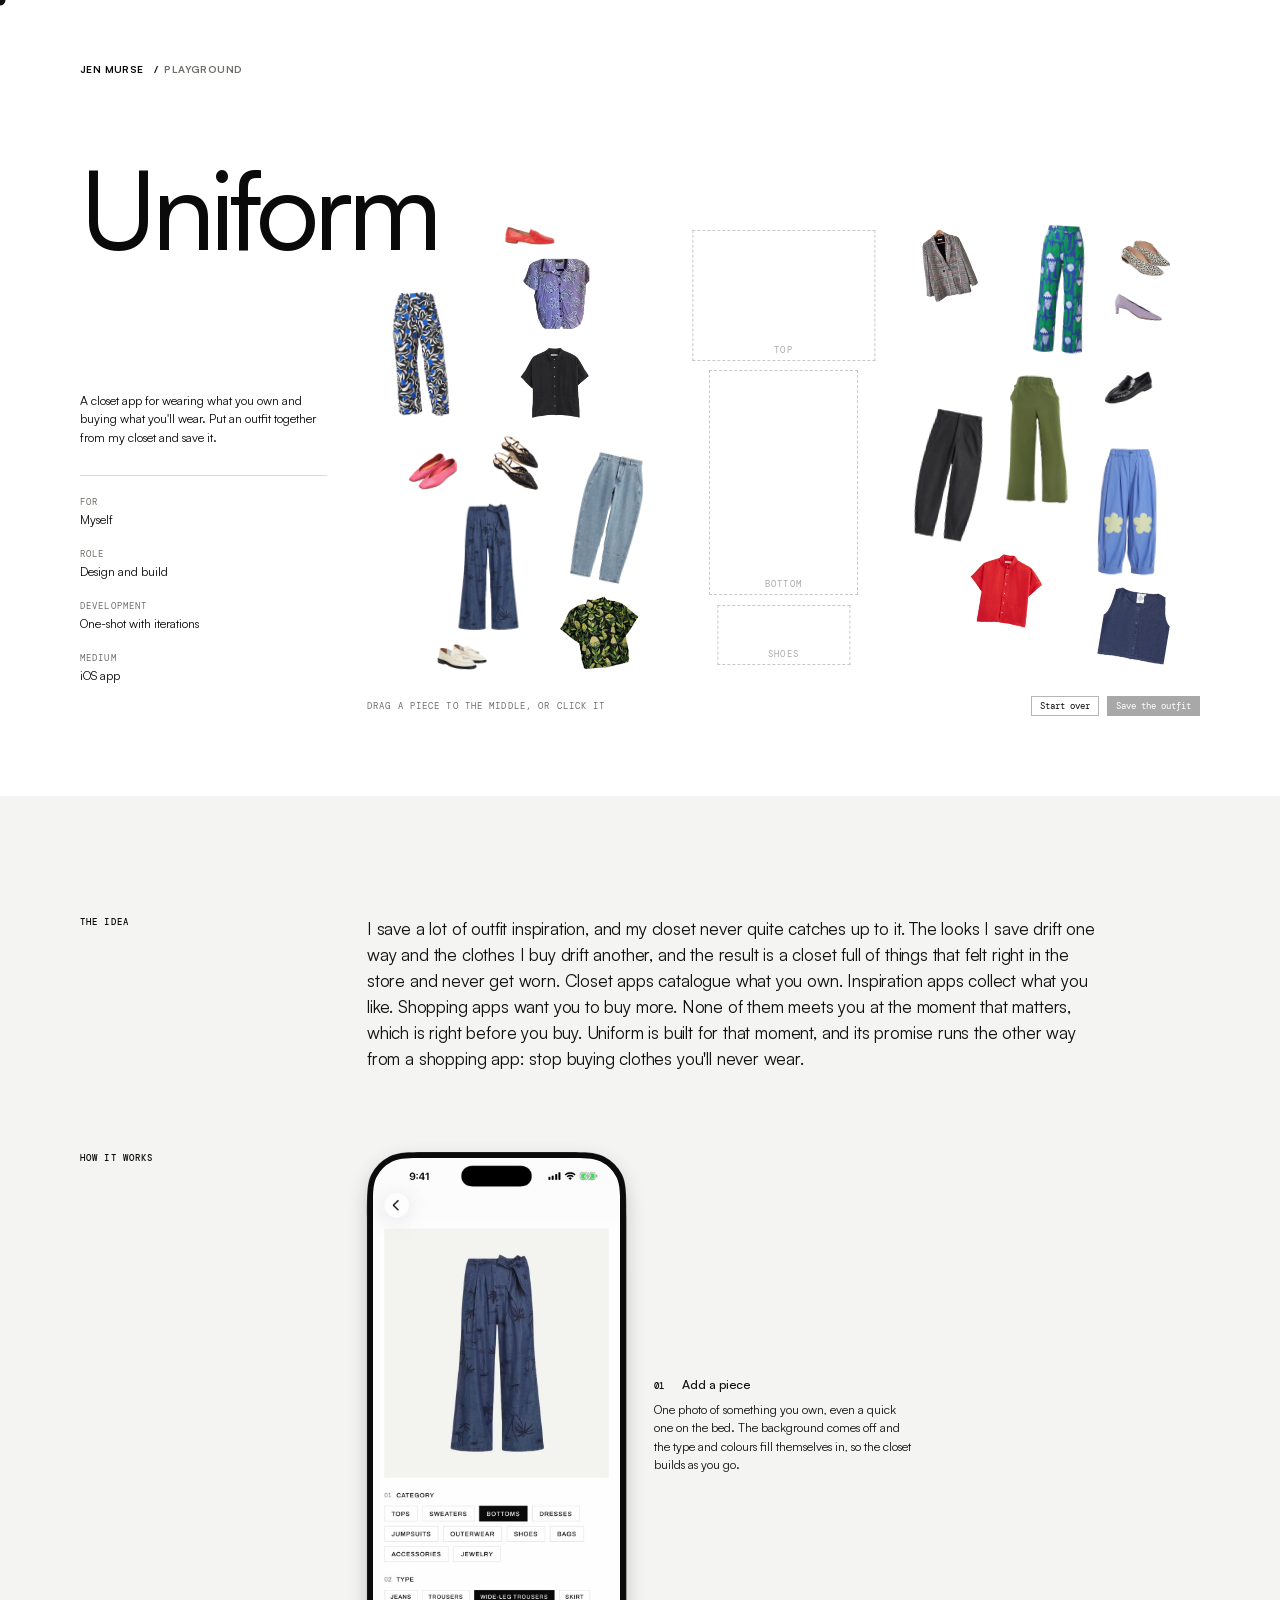
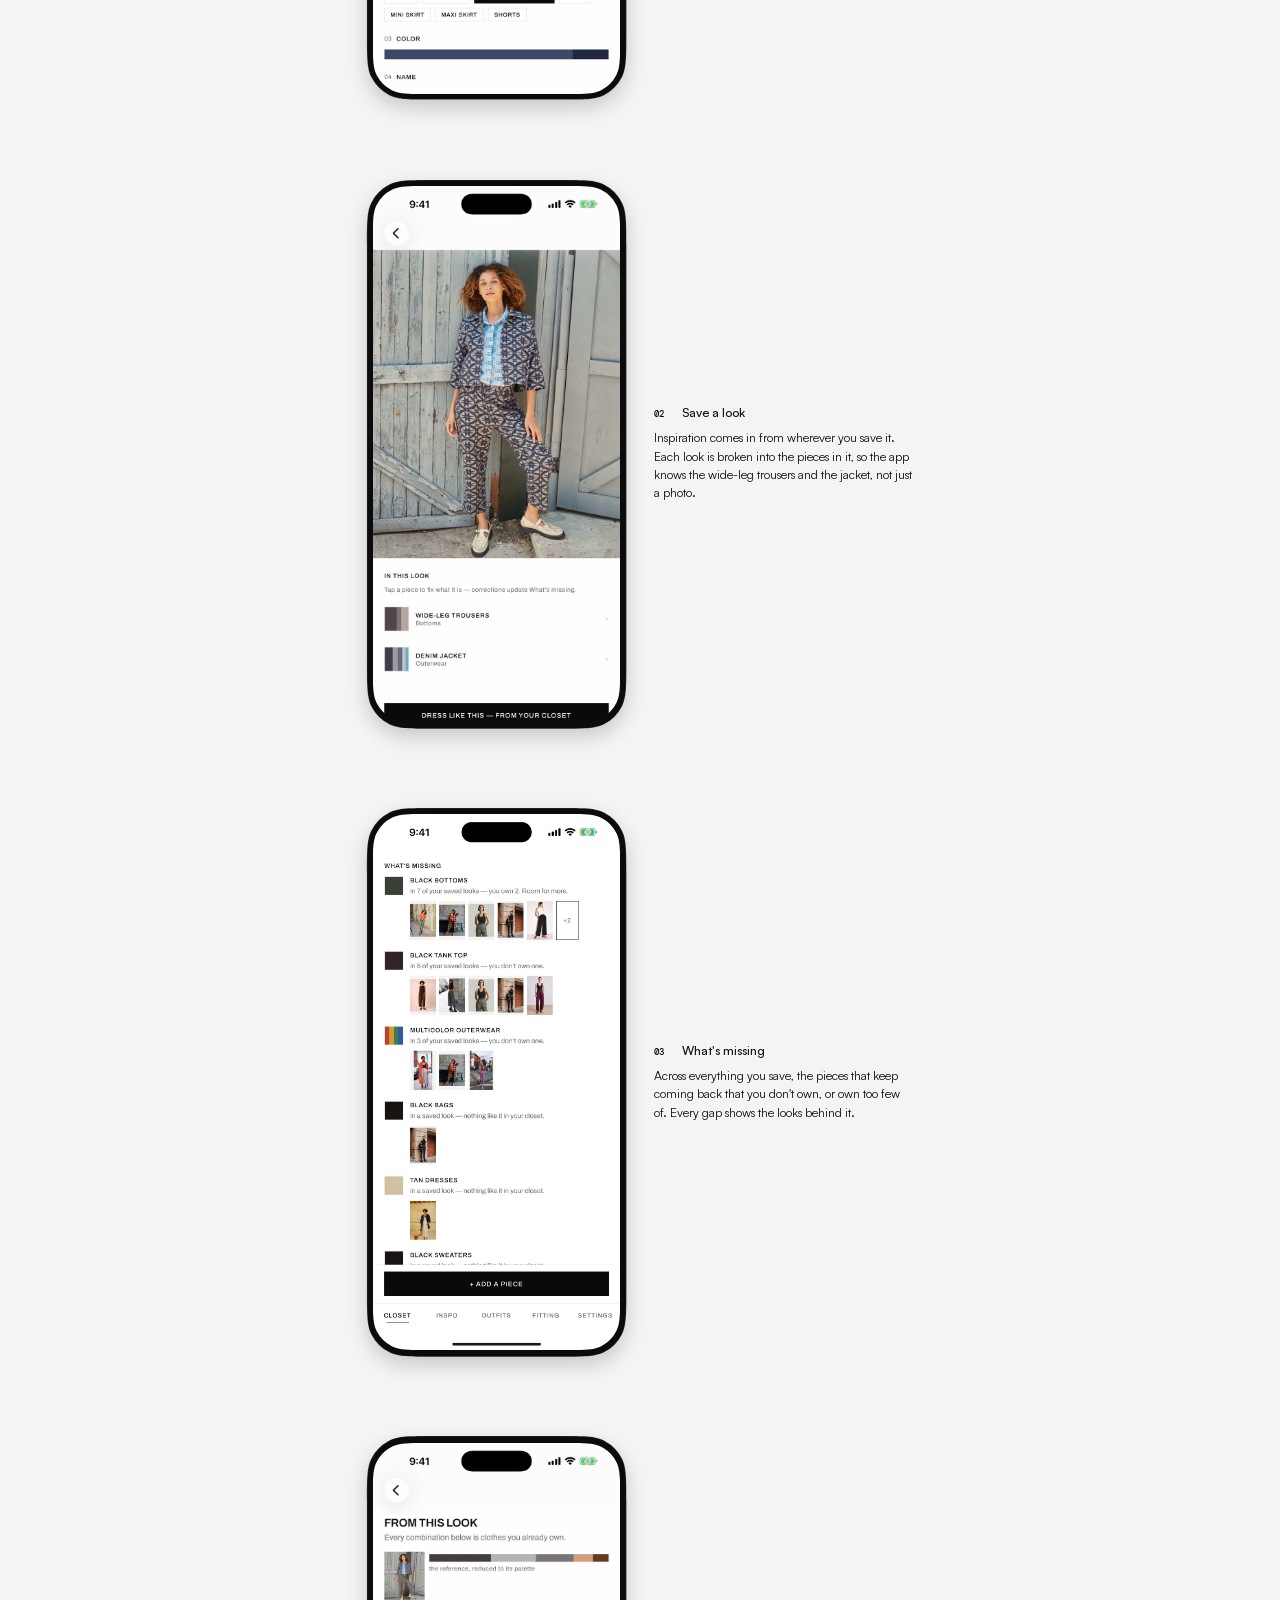
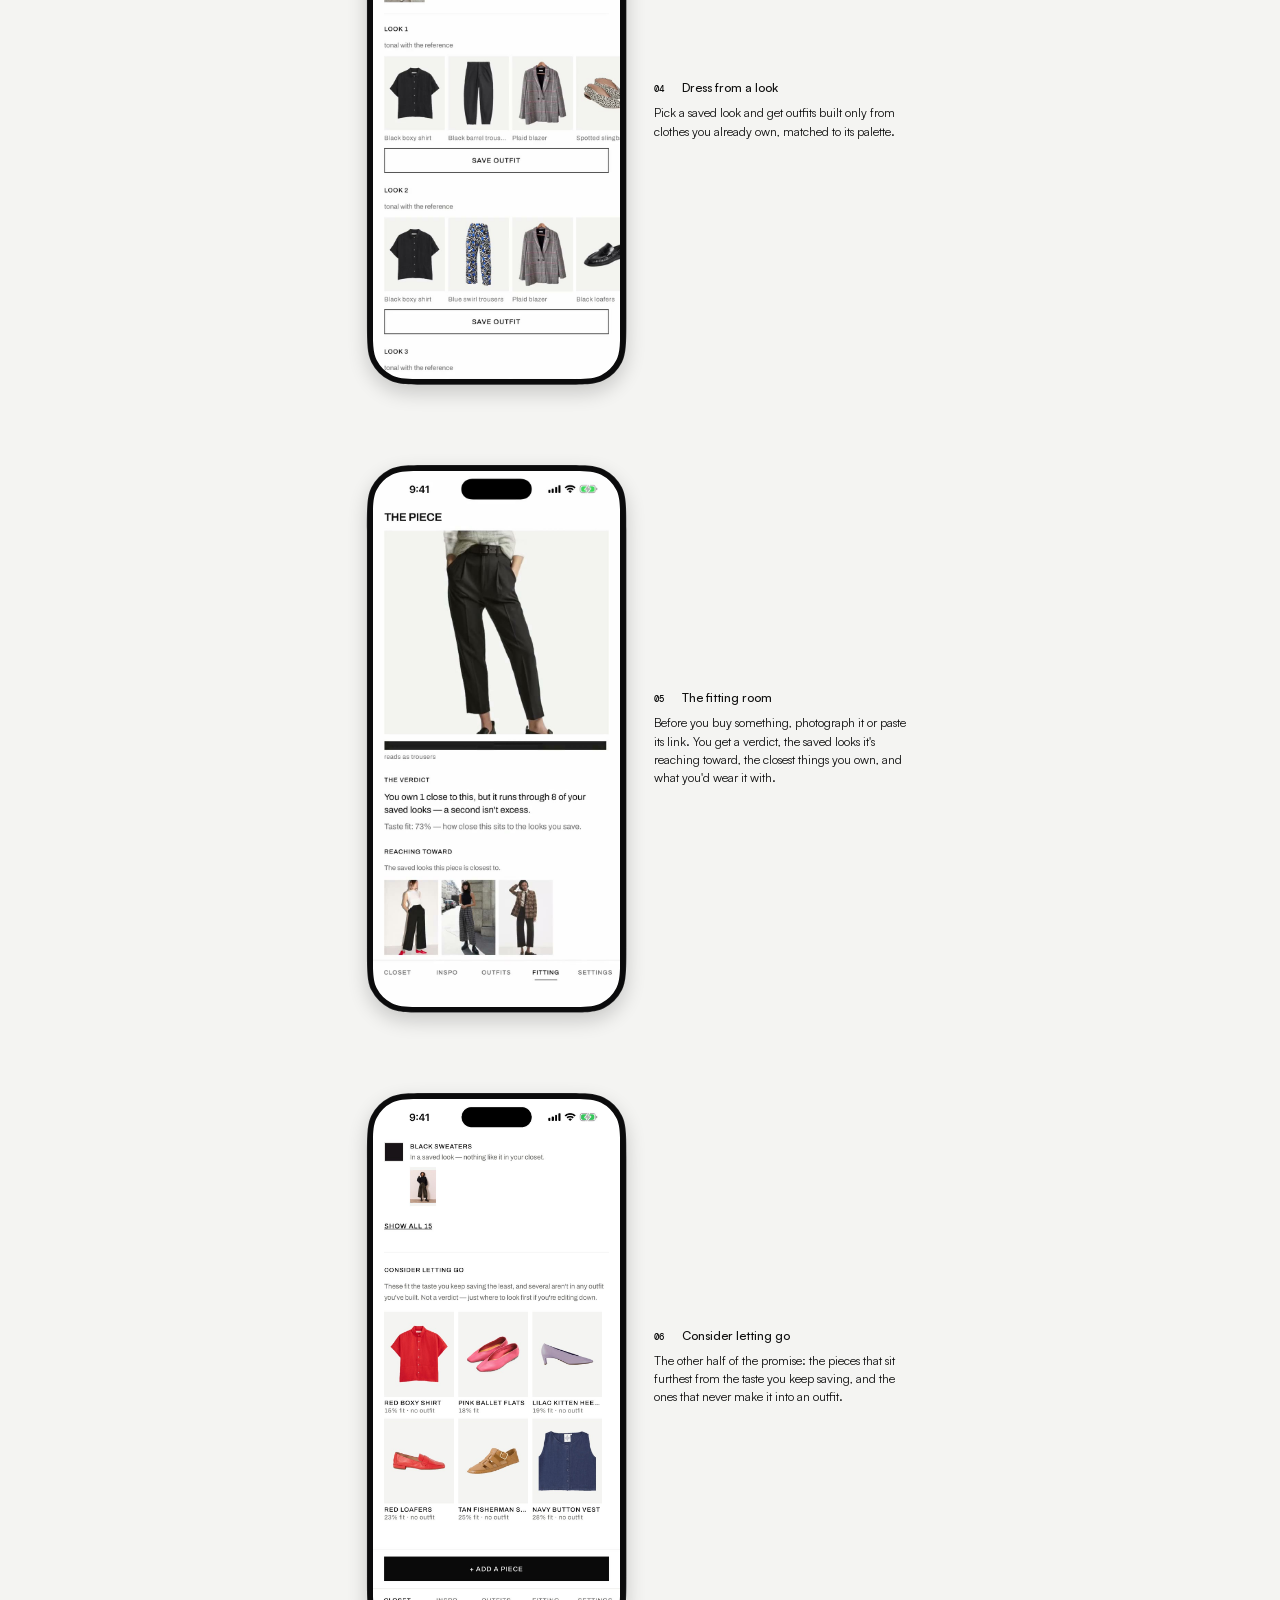
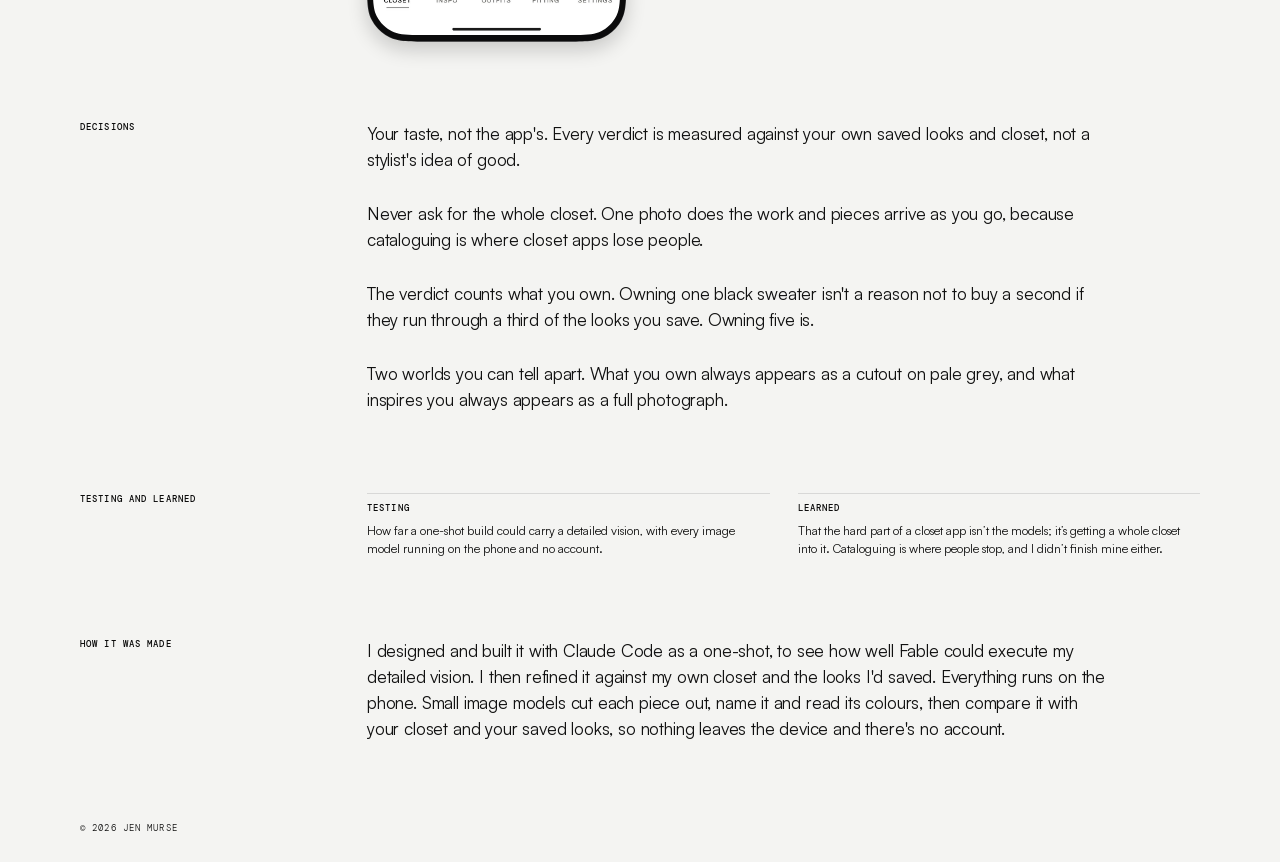
<file: playground/uniform/index.html>
<!DOCTYPE html>
<html lang="en">
<head>
  <meta charset="UTF-8">
  <meta name="viewport" content="width=device-width, initial-scale=1.0">
  <title>Uniform — Jen Murse</title>
  <meta name="description" content="An iPhone app that checks a piece against your closet and the looks you save, before you buy it.">
  <meta property="og:title" content="Uniform — Jen Murse">
  <meta property="og:description" content="An iPhone app that checks a piece against your closet and the looks you save, before you buy it.">
  <meta property="og:type" content="article">
  <meta property="og:image" content="https://jenmurse.com/playground/uniform/tile.jpg">
  <link rel="icon" type="image/svg+xml" href="/favicon.svg">
  <link rel="preconnect" href="https://fonts.googleapis.com">
  <link rel="preconnect" href="https://fonts.gstatic.com" crossorigin>
  <link href="https://fonts.googleapis.com/css2?family=DM+Sans:opsz,wght@9..40,300;9..40,400;9..40,500;9..40,700&family=DM+Mono:wght@400&display=swap" rel="stylesheet">
  <link href="https://api.fontshare.com/v2/css?f[]=satoshi@300,400,500,700&display=swap" rel="stylesheet">
  <link rel="stylesheet" href="/styles.css">
  <link rel="stylesheet" href="/playground.css">
  <link rel="stylesheet" href="/iphone-frame.css">
  <style>
    /* phone screens are shot at 1320 × 2868; on a phone they stay narrower than the column so a screen fits the window.
       Each screen sits in the iPhone frame (iphone-frame.css); the recordings already show the Dynamic Island, so the
       frame's own is off. --frame-radius keeps the screen's corner when a piece opens in the lightbox */
    :root { --frame-ratio: 1320 / 2868; --moment-phone-max: 260px; --frame-radius: 13.6% / 6.3%; }

    /* the header carries the facts, and the first section supplies the space below it */
    .cs-title { margin-bottom: 0; }

    @media (prefers-reduced-motion: reduce) {
      .moments video { cursor: pointer; }
    }

    /* the project page as its index row opened up, in the app's own colours: ink on paper, the closet on its
       pale grey ground. The name crosses into the fitting room; the facts sit in the left column */
    :root { --band: #FFFFFF; --ink: #0A0A0A; --dim: #6E6E6A; --ground: #F4F4F2; --accent: #0A0A0A; }
    .band-top { --line-rule: rgba(10,10,10,0.14); }
    .band-top { position: relative; width: 100vw; left: 50%; transform: translateX(-50%); margin-top: calc(-1 * var(--space-56)); background: var(--band); color: var(--ink); padding: var(--space-56) 0 var(--space-80); }
    .bt-in { max-width: 1200px; margin: 0 auto; padding: 0 var(--space-40); display: grid; grid-template-columns: var(--grid); column-gap: var(--gutter); align-items: start; }
    .bt-nav { grid-column: 1 / -1; margin-bottom: var(--space-80); }
    .bt-nav .crumb { color: var(--dim); }
    .bt-name { grid-column: 1 / 10; grid-row: 2; position: relative; z-index: 3; font-size: calc(clamp(3.2rem, 9vw, 8.5rem) * var(--h-scale)); font-weight: var(--h-weight); line-height: 0.92; letter-spacing: -0.045em; pointer-events: none; }
    .bt-pic { grid-column: 4 / -1; grid-row: 2 / span 2; margin-top: calc(0.5 * clamp(3.2rem, 9vw, 8.5rem)); }   /* the name crosses into the room, as on Cobo */
    .bt-side { grid-column: 1 / 4; grid-row: 2 / span 2; align-self: stretch; margin-top: calc(0.92 * clamp(3.2rem, 9vw, 8.5rem) + var(--space-28)); display: flex; flex-direction: column; justify-content: flex-end; gap: var(--space-28); padding-right: var(--space-12); }   /* the description, a hairline, then the facts, sitting on the foot of the piece */
    .bt-line { font-size: var(--fs-list); line-height: var(--s-lh); text-wrap: pretty; }   /* no one-word last line */
    .bt-facts { display: flex; flex-direction: column; gap: var(--space-20); border-top: 1px solid var(--line-rule); padding-top: var(--space-20); }
    .bt-facts dt { font-family: var(--font-mono); font-size: var(--fs-label); letter-spacing: var(--mono-tracking); text-transform: uppercase; color: var(--dim); }
    .bt-facts dd { font-size: var(--fs-list); margin-top: var(--space-4); }
    .bt-inst { grid-column: 4 / -1; grid-row: 4; margin-top: var(--space-12); display: flex; flex-direction: column; gap: var(--space-28); }
    .bt-row { display: flex; align-items: center; justify-content: space-between; gap: var(--space-20); flex-wrap: wrap; }
    .mono { font-family: var(--font-mono); font-size: var(--fs-mono); letter-spacing: var(--mono-tracking); text-transform: uppercase; }
    .hint { color: var(--dim); font-size: var(--fs-label); }
    .btns { font-size: var(--fs-label); }
    .btns .btn { padding: 3px var(--space-8); }
    .btns { display: flex; gap: var(--space-8); }
    .btn { font: inherit; background: transparent; color: var(--ink); border: 1px solid rgba(10,10,10,0.3); padding: var(--space-4) var(--space-12); cursor: inherit; }
    .btn:hover { border-color: var(--ink); }
    .btn.go { background: var(--ink); color: var(--band); border-color: var(--ink); }
    .btn.go:hover { background: var(--dim); border-color: var(--dim); }
    .btn:disabled { opacity: 0.35; cursor: default; }
    .band-top + .section { margin-top: var(--space-120); }

    /* ── THE FITTING ROOM ── the closet scattered on the ground around three spots in the middle */
    .room { position: relative; aspect-ratio: 16 / 9; overflow: hidden; touch-action: none; }   /* no ground: the clothes lie straight on the band */
    .slot { position: absolute; left: 50%; transform: translateX(-50%); border: 1px dashed rgba(10,10,10,0.22); display: grid; place-items: end center; }
    .slot span { font-family: var(--font-mono); font-size: var(--fs-label); letter-spacing: var(--mono-tracking); text-transform: uppercase; color: rgba(10,10,10,0.35); padding: var(--space-4); }
    .slot.filled { border-color: transparent; } .slot.filled span { visibility: hidden; }
    .slot.near { border-color: var(--ink); border-style: solid; }
    .slot[data-cat="tops"] { top: 3%; height: 28%; width: 22%; }
    .slot[data-cat="bottoms"] { top: 33%; height: 48%; width: 18%; }
    .slot[data-cat="shoes"] { top: 83%; height: 13%; width: 16%; }
    .u-piece { position: absolute; padding: 0; border: 0; background: none; cursor: grab; width: var(--w, 8%);
      transform: translate(-50%, -50%) rotate(var(--r, 0deg)); transition: left .45s cubic-bezier(.2,0,0,1), top .45s cubic-bezier(.2,0,0,1), width .45s cubic-bezier(.2,0,0,1), transform .3s; }
    .u-piece img { width: 100%; display: block; pointer-events: none; }
    .u-piece.lift { transition: width .2s; cursor: grabbing; z-index: 50 !important; filter: drop-shadow(0 14px 18px rgba(10,10,10,0.18)); }
    .u-piece:focus-visible { outline: 1px solid var(--ink); outline-offset: var(--space-4); }
    .flash { position: absolute; inset: 0; background: #fff; opacity: 0; pointer-events: none; z-index: 60; }
    .flash.go { animation: flash .5s ease-out; }
    @keyframes flash { 0% { opacity: 0.95; } 100% { opacity: 0; } }

    /* the polaroids, newest first */
    .shots { display: flex; gap: var(--space-20); flex-wrap: wrap; }
    .shots:empty { display: none; }   /* no gap held for photos not yet taken */
    .polaroid { width: 150px; background: #fff; padding: 8px 8px 30px; box-shadow: 0 10px 24px rgba(0,0,0,0.12); position: relative; transform: rotate(var(--r)); animation: drop .6s cubic-bezier(.2,0,0,1); }
    .polaroid .shot { position: relative; aspect-ratio: 1; background: var(--ground); overflow: hidden; animation: develop 2.4s ease-out; }
    .polaroid .shot img { position: absolute; transform: translate(-50%, -50%); }
    .polaroid p { position: absolute; left: 10px; bottom: 8px; font-family: var(--font-mono); font-size: var(--fs-label); letter-spacing: var(--mono-tracking); text-transform: uppercase; color: var(--dim); }
    @keyframes drop { from { transform: translateY(-40px) rotate(0deg); opacity: 0; } to { transform: rotate(var(--r)); opacity: 1; } }
    @keyframes develop { 0% { filter: brightness(0.2) grayscale(1) sepia(0.4); } 60% { filter: brightness(0.9) grayscale(0.3); } 100% { filter: none; } }

    .notes-pair { display: grid; grid-template-columns: 1fr 1fr; gap: var(--space-28) var(--gutter); }
    .notes-pair div { border-top: 1px solid var(--border); padding-top: var(--space-8); }
    .notes-pair dd { margin-top: var(--space-4); font-size: var(--fs-list); line-height: var(--s-lh); }
    @media (prefers-reduced-motion: reduce) { .u-piece, .polaroid, .polaroid .shot { transition: none; animation: none; } }
    @media (max-width: 680px) {
      .band-top { padding: var(--space-28) 0 var(--space-56); margin-top: calc(-1 * var(--space-28)); }
      .bt-in { grid-template-columns: 1fr; padding: 0 var(--space-28); row-gap: var(--space-20); }
      .bt-nav { margin-bottom: var(--space-40); }
      .bt-name, .bt-pic, .bt-side, .bt-inst { grid-column: 1 / -1; grid-row: auto; margin-top: 0; }
      .bt-inst { gap: var(--space-20); }
      .bt-row { gap: var(--space-12); }
      .bt-side { margin-top: var(--space-28); }
      .bt-side { order: 4; }
      .room { aspect-ratio: 4 / 5; }
      .slot[data-cat="tops"] { width: 34%; } .slot[data-cat="bottoms"] { width: 28%; } .slot[data-cat="shoes"] { width: 26%; }
      .polaroid { width: 120px; }
      .notes-pair { grid-template-columns: 1fr; }
    }
  </style>
</head>
<body>

  <div id="cursor" aria-hidden="true"></div>

  <div class="page">

    <section class="band-top" aria-labelledby="p-name">
      <div class="bt-in">
        <nav class="bt-nav" aria-label="Breadcrumb">
          <a href="/" class="wordmark" aria-label="Jen Murse — home">Jen Murse</a>
          <a href="/playground/" class="crumb">Playground</a>
        </nav>
        <h1 class="bt-name" id="p-name">Uniform</h1>
        <div class="bt-pic">
          <div class="room" role="group" aria-label="The fitting room: send a top, a bottom and shoes to the spots in the middle, by dragging or by clicking a piece, then save the outfit">
            <div class="slot" data-cat="tops"><span>Top</span></div>
            <div class="slot" data-cat="bottoms"><span>Bottom</span></div>
            <div class="slot" data-cat="shoes"><span>Shoes</span></div>
            <button type="button" class="u-piece" data-cat="bottoms"><img src="/playground/uniform/closet/bottoms__336a5d2def03f2a949bc2369cf087726.webp" alt="Green wide-leg trousers" draggable="false"></button>
            <button type="button" class="u-piece" data-cat="bottoms"><img src="/playground/uniform/closet/bottoms__4af5c5ec8ea03848cb6d5dd5fbfb3d7e.webp" alt="Green and blue print trousers" draggable="false"></button>
            <button type="button" class="u-piece" data-cat="bottoms"><img src="/playground/uniform/closet/bottoms__5a1ac27f2dc56a70efdf9a3cf5260c10.webp" alt="Blue trousers with flower patches" draggable="false"></button>
            <button type="button" class="u-piece" data-cat="bottoms"><img src="/playground/uniform/closet/bottoms__720e6fbe76c1270118e33700042cef51.webp" alt="Black barrel trousers" draggable="false"></button>
            <button type="button" class="u-piece" data-cat="bottoms"><img src="/playground/uniform/closet/bottoms__af5903fdcef52f6d6ed3e1d082856d09.webp" alt="Light jeans" draggable="false"></button>
            <button type="button" class="u-piece" data-cat="bottoms"><img src="/playground/uniform/closet/bottoms__b8ecf1047ea87c49825beb8abcc9b512.webp" alt="Blue swirl trousers" draggable="false"></button>
            <button type="button" class="u-piece" data-cat="bottoms"><img src="/playground/uniform/closet/bottoms__f8d5f73757936cbbcf76be751dcb7459.webp" alt="Palm print denim trousers" draggable="false"></button>
            <button type="button" class="u-piece" data-cat="shoes"><img src="/playground/uniform/closet/shoes__28295671f3dc60a983c00268f6da9ebf.webp" alt="Black woven slingbacks" draggable="false"></button>
            <button type="button" class="u-piece" data-cat="shoes"><img src="/playground/uniform/closet/shoes__4a8f7824f2c5f292824fb1ddba9e5b1d.webp" alt="Cream tassel loafers" draggable="false"></button>
            <button type="button" class="u-piece" data-cat="shoes"><img src="/playground/uniform/closet/shoes__65d145b5b89d54bff914fb364f2599c7.webp" alt="Red loafers" draggable="false"></button>
            <button type="button" class="u-piece" data-cat="shoes"><img src="/playground/uniform/closet/shoes__77c7536ae6075b6a3aa12e782f1af6dd.webp" alt="Spotted slingbacks" draggable="false"></button>
            <button type="button" class="u-piece" data-cat="shoes"><img src="/playground/uniform/closet/shoes__a3ec65e5dd6c9468f13cecaba595aa5e.webp" alt="Black loafers" draggable="false"></button>
            <button type="button" class="u-piece" data-cat="shoes"><img src="/playground/uniform/closet/shoes__f3145f012e57be31123b1b321132e3dd.webp" alt="Pink ballet flats" draggable="false"></button>
            <button type="button" class="u-piece" data-cat="shoes"><img src="/playground/uniform/closet/shoes__lilac.webp" alt="Lilac kitten heels" draggable="false"></button>
            <button type="button" class="u-piece" data-cat="tops"><img src="/playground/uniform/closet/tops__02d58de73dbcbb4b20c54f18be2ea444.webp" alt="Lilac print shirt" draggable="false"></button>
            <button type="button" class="u-piece" data-cat="tops"><img src="/playground/uniform/closet/tops__162c028d97d04a0e82566bbcd5eaf956.webp" alt="Black boxy shirt" draggable="false"></button>
            <button type="button" class="u-piece" data-cat="tops"><img src="/playground/uniform/closet/tops__249a164a596ae007449d9750dd787c61.webp" alt="Red boxy shirt" draggable="false"></button>
            <button type="button" class="u-piece" data-cat="tops"><img src="/playground/uniform/closet/tops__aaae6a6a327b45533b74f173043dda71.webp" alt="Navy button vest" draggable="false"></button>
            <button type="button" class="u-piece" data-cat="tops"><img src="/playground/uniform/closet/tops__ccb91492541a70d8291c6ce2595c469e.webp" alt="Leaf print camp shirt" draggable="false"></button>
            <button type="button" class="u-piece" data-cat="tops"><img src="/playground/uniform/closet/outerwear__4d34b4b8202c8f76d08c00aa0d40228a.webp" alt="Plaid blazer" draggable="false"></button>
            <div class="flash" aria-hidden="true"></div>
          </div>
        </div>
        <div class="bt-side">
          <p class="bt-line">A closet app for wearing what you own and buying what you'll wear. Put an outfit together from my closet and save it.</p>
          <dl class="bt-facts">
            <div><dt>For</dt><dd>Myself</dd></div>
            <div><dt>Role</dt><dd>Design and build</dd></div>
            <div><dt>Development</dt><dd>One-shot with iterations</dd></div>
            <div><dt>Medium</dt><dd>iOS app</dd></div>
          </dl>
        </div>
        <div class="bt-inst">
          <div class="bt-row">
            <p class="hint mono" id="hint">Drag a piece to the middle, or click it</p>
            <div class="btns mono">
              <button type="button" class="btn" id="clear">Start over</button>
              <button type="button" class="btn go" id="snap" disabled>Save the outfit</button>
            </div>
          </div>
          <div class="shots" id="shots" aria-live="polite" aria-label="Outfits photographed"></div>
        </div>
      </div>
    </section>

    <section class="section" aria-labelledby="h-idea">
      <h2 class="list-label" id="h-idea">The idea</h2>
      <div class="prose">
        <p>I save a lot of outfit inspiration, and my closet never quite catches up to it. The looks I save drift one way and the clothes I buy drift another, and the result is a closet full of things that felt right in the store and never get worn. Closet apps catalogue what you own. Inspiration apps collect what you like. Shopping apps want you to buy more. None of them meets you at the moment that matters, which is right before you buy. Uniform is built for that moment, and its promise runs the other way from a shopping app: stop buying clothes you'll never wear.</p>
      </div>
    </section>

    <section class="section" aria-labelledby="h-how">
      <h2 class="list-label" id="h-how">How it works</h2>
      <ol class="moments" aria-label="How it works, in order">
        <li class="moment"><figure class="iphone iphone--no-island"><div class="iphone__screen"><video data-src="/playground/uniform/add.mp4" poster="/playground/uniform/add.jpg" muted loop playsinline preload="none" tabindex="0" aria-label="A shop photo of palm-print trousers becomes a clean cutout, filed as wide-leg trousers with its colours"></video></div></figure><div class="moment-text"><h3><span class="n">01</span>Add a piece</h3><p>One photo of something you own, even a quick one on the bed. The background comes off and the type and colours fill themselves in, so the closet builds as you go.</p></div></li>
        <li class="moment"><figure class="iphone iphone--no-island"><div class="iphone__screen"><video data-src="/playground/uniform/inspo.mp4" poster="/playground/uniform/inspo.jpg" muted loop playsinline preload="none" tabindex="0" aria-label="Saving an outfit photo, then opening it to see the trousers and jacket found in it"></video></div></figure><div class="moment-text"><h3><span class="n">02</span>Save a look</h3><p>Inspiration comes in from wherever you save it. Each look is broken into the pieces in it, so the app knows the wide-leg trousers and the jacket, not just a photo.</p></div></li>
        <li class="moment"><figure class="iphone iphone--no-island"><div class="iphone__screen"><img src="/playground/uniform/missing.jpg" alt="What's missing: black tank tops run through five saved looks and the closet has none, with those looks shown beside it" loading="lazy"></div></figure><div class="moment-text"><h3><span class="n">03</span>What's missing</h3><p>Across everything you save, the pieces that keep coming back that you don't own, or own too few of. Every gap shows the looks behind it.</p></div></li>
        <li class="moment"><figure class="iphone iphone--no-island"><div class="iphone__screen"><video data-src="/playground/uniform/dress.mp4" poster="/playground/uniform/dress.jpg" muted loop playsinline preload="none" tabindex="0" aria-label="From a saved look, outfits built only from clothes already owned"></video></div></figure><div class="moment-text"><h3><span class="n">04</span>Dress from a look</h3><p>Pick a saved look and get outfits built only from clothes you already own, matched to its palette.</p></div></li>
        <li class="moment"><figure class="iphone iphone--no-island"><div class="iphone__screen"><video data-src="/playground/uniform/fitting.mp4" poster="/playground/uniform/fitting.jpg" muted loop playsinline preload="none" tabindex="0" aria-label="The fitting room: black trousers get a verdict, you own one close to this but it runs through eight saved looks, then the closest pieces owned and what to wear it with"></video></div></figure><div class="moment-text"><h3><span class="n">05</span>The fitting room</h3><p>Before you buy something, photograph it or paste its link. You get a verdict, the saved looks it's reaching toward, the closest things you own, and what you'd wear it with.</p></div></li>
        <li class="moment"><figure class="iphone iphone--no-island"><div class="iphone__screen"><img src="/playground/uniform/letting-go.jpg" alt="Consider letting go: the pieces that sit furthest from the saved looks, each with its taste fit" loading="lazy"></div></figure><div class="moment-text"><h3><span class="n">06</span>Consider letting go</h3><p>The other half of the promise: the pieces that sit furthest from the taste you keep saving, and the ones that never make it into an outfit.</p></div></li>
      </ol>
    </section>

    <section class="section" aria-labelledby="h-decisions">
      <h2 class="list-label" id="h-decisions">Decisions</h2>
      <div class="prose">
        <p>Your taste, not the app's. Every verdict is measured against your own saved looks and closet, not a stylist's idea of good.</p>
        <p>Never ask for the whole closet. One photo does the work and pieces arrive as you go, because cataloguing is where closet apps lose people.</p>
        <p>The verdict counts what you own. Owning one black sweater isn't a reason not to buy a second if they run through a third of the looks you save. Owning five is.</p>
        <p>Two worlds you can tell apart. What you own always appears as a cutout on pale grey, and what inspires you always appears as a full photograph.</p>
      </div>
    </section>

    <section class="section" aria-labelledby="h-learn">
      <h2 class="list-label" id="h-learn">Testing and learned</h2>
      <dl class="notes-pair">
        <div><dt class="list-label">Testing</dt><dd>How far a one-shot build could carry a detailed vision, with every image model running on the phone and no account.</dd></div>
        <div><dt class="list-label">Learned</dt><dd>That the hard part of a closet app isn’t the models; it’s getting a whole closet into it. Cataloguing is where people stop, and I didn’t finish mine either.</dd></div>
      </dl>
    </section>

    <section class="section" aria-labelledby="h-made">
      <h2 class="list-label" id="h-made">How it was made</h2>
      <div class="prose">
        <p>I designed and built it with Claude Code as a one-shot, to see how well Fable could execute my detailed vision. I then refined it against my own closet and the looks I'd saved. Everything runs on the phone. Small image models cut each piece out, name it and read its colours, then compare it with your closet and your saved looks, so nothing leaves the device and there's no account.</p>
      </div>
    </section>


    <dialog class="lightbox" id="lightbox" aria-label="Enlarged view">
      <div class="veil" id="lightbox-veil"></div>
      <figure class="piece" id="lightbox-piece">
        <div class="stage" id="lightbox-stage"></div>
        <figcaption class="caption"><span class="t" id="lightbox-caption"></span></figcaption>
      </figure>
      <button type="button" class="close" id="lightbox-close" aria-label="Close"></button>
    </dialog>

    <footer>
      <span>© 2026 Jen Murse</span>
    </footer>

  </div>

  <script src="/main.js"></script>
  <script>
    // Each clip loads and plays only while it is on screen.
    // With reduced motion nothing plays by itself: click a clip, or focus it and press Enter or Space.
    const still = window.matchMedia('(prefers-reduced-motion: reduce)').matches;
    const clips = document.querySelectorAll('.moments video');
    const load = v => { if (!v.src) v.src = v.dataset.src; };
    if (!still) {
      const io = new IntersectionObserver(es => es.forEach(e => {
        const v = e.target;
        if (e.isIntersecting) { load(v); v.play().catch(() => {}); } else v.pause();
      }), { threshold: 0.3 });
      clips.forEach(v => io.observe(v));
    }
    // Every piece opens the lightbox, so stills and clips both grow the cursor dot.
    document.querySelectorAll('.moments img, .moments video').forEach(m => {
      m.addEventListener('mouseenter', () => { const d = document.getElementById('cursor'); d.className = 'on-view'; d.dataset.word = 'View'; });
      m.addEventListener('mouseleave', () => document.getElementById('cursor').className = '');
    });

    // The lightbox: click a piece, or focus it and press Enter or Space, and it grows out of its place on the page to
    // fill the window; closing sends it back. A clip carries on from where it was. Reduced motion swaps the move for a fade.
    (() => {
      const box = document.getElementById('lightbox'), stage = document.getElementById('lightbox-stage');
      const veil = document.getElementById('lightbox-veil'), cap = document.getElementById('lightbox-caption');
      const btn = document.getElementById('lightbox-close');
      const ease = 'cubic-bezier(0.2, 0, 0, 1)';
      let from = null, big = null, busy = false;

      // the transform that puts the large piece exactly over the small one
      const fromThumb = () => {
        const a = from.getBoundingClientRect(), b = big.getBoundingClientRect();
        return `translate(${a.left - b.left}px, ${a.top - b.top}px) scale(${a.width / b.width}, ${a.height / b.height})`;
      };
      const fade = (el, on, ms, delay = 0) => el.animate([{ opacity: on ? 0 : 1 }, { opacity: on ? 1 : 0 }], { duration: ms, delay, easing: ease, fill: 'both' });

      const open = m => {
        if (busy || box.open) return;
        from = m;
        if (m.tagName === 'IMG') big = Object.assign(new Image(), { src: m.src, alt: m.alt });
        else {
          big = document.createElement('video');
          Object.assign(big, { src: m.currentSrc || m.dataset.src, poster: m.poster, muted: true, loop: true, playsInline: true });
          big.setAttribute('aria-label', m.dataset.label);
          if (still) big.controls = true;
          else big.addEventListener('loadedmetadata', () => { big.currentTime = m.currentTime || 0; big.play().catch(() => {}); }, { once: true });
        }
        stage.replaceChildren(big);
        cap.textContent = m.closest('li').querySelector('h3').lastChild.textContent;
        box.showModal();
        // The dialog sits in the top layer, above the page's cursor dot; carry the dot inside while it is open.
        const dot = document.getElementById('cursor');
        dot.className = '';
        box.appendChild(dot);
        fade(veil, true, 360);
        fade(btn, true, 360);
        fade(cap.parentElement, true, 360, still ? 0 : 160);   // the caption follows a beat behind
        if (still) fade(big, true, 240);
        else big.animate([{ transform: fromThumb() }, { transform: 'none' }], { duration: 480, easing: ease });
      };

      const close = async () => {
        if (busy || !box.open) return;
        busy = true;
        const ms = 380;
        fade(veil, false, ms); fade(btn, false, ms * 0.6); fade(cap.parentElement, false, ms * 0.5);
        await (still ? fade(big, false, 200) : big.animate([{ transform: 'none' }, { transform: fromThumb() }], { duration: ms, easing: ease, fill: 'forwards' })).finished;
        box.close();
        busy = false;
      };

      box.addEventListener('cancel', e => { e.preventDefault(); close(); });   // Escape
      box.addEventListener('close', () => { const dot = document.getElementById('cursor'); dot.className = ''; document.body.prepend(dot); stage.replaceChildren(); [veil, btn, cap.parentElement].forEach(el => el.getAnimations().forEach(a => a.cancel())); if (from) from.focus({ preventScroll: true }); });
      veil.addEventListener('click', close);
      veil.addEventListener('mouseenter', () => { const d = document.getElementById('cursor'); d.className = 'on-view'; d.dataset.word = 'Close'; });
      veil.addEventListener('mouseleave', () => document.getElementById('cursor').className = '');
      btn.addEventListener('click', close);
      document.querySelectorAll('.moments img, .moments video').forEach(m => {
        m.dataset.label = m.alt || m.getAttribute('aria-label');
        m.classList.add('zoomable');
        m.tabIndex = 0;
        m.setAttribute('role', 'button');
        m.setAttribute('aria-haspopup', 'dialog');
        m.setAttribute('aria-label', 'Enlarge: ' + m.dataset.label);
        m.addEventListener('click', () => open(m));
        m.addEventListener('keydown', e => { if (e.key === 'Enter' || e.key === ' ') { e.preventDefault(); open(m); } });
      });
    })();
  </script>
  <script>
    // The fitting room. The closet lies loose either side of the middle at a smaller size; a piece sent to its spot (dragged
    // there, or clicked) grows to fit it and whatever was there goes back to the pile. With a top, a bottom and shoes
    // in the middle, the photo button takes a polaroid of the outfit, which develops into the row below
    (() => {
      const room = document.querySelector('.room'); if (!room) return;
      const pieces = [...room.querySelectorAll('.u-piece')], slots = {};
      room.querySelectorAll('.slot').forEach(s => slots[s.dataset.cat] = { el: s, piece: null });
      const snap = document.getElementById('snap'), shots = document.getElementById('shots'), hint = document.getElementById('hint');
      let z = 1, n = 0;
      const HOME = new Map();
      // The pile: a fresh scatter on every load. Each piece's real size is known, so the biggest go down first, half on
      // each side of the middle with every kind split between the two sides; each takes whichever of many random spots
      // overlaps the pieces already down the least, never crossing into the middle
      const scatter = () => {
        const r = R(), boxes = [];
        const size = el => { const w = looseW(el); return [w, w / 100 * r.width / ratio(el) / r.height * 100]; };
        const order = [...pieces].sort((a, b) => { const [aw, ah] = size(a), [bw, bh] = size(b); return bw * bh - aw * ah; });
        const side = {}; let flip = Math.random() < 0.5;
        ['bottoms', 'tops', 'shoes'].forEach(c => order.filter(el => el.dataset.cat === c).forEach(el => { side[el.dataset.cat + order.indexOf(el)] = flip; el.left = flip; flip = !flip; }));
        // the word itself is off limits: pieces sit around and below it, never behind the letters
        const word = (() => { const t = document.querySelector('.bt-name').firstChild, g = document.createRange(); g.selectNodeContents(t); const b = g.getBoundingClientRect();
          return [(b.left - r.left) / r.width * 100, (b.top - r.top) / r.height * 100, (b.right - r.left) / r.width * 100, (b.bottom - r.top) / r.height * 100]; })();
        const hit = (a, b) => Math.max(0, Math.min(a[2], b[2]) - Math.max(a[0], b[0])) * Math.max(0, Math.min(a[3], b[3]) - Math.max(a[1], b[1]));
        const under = order.filter(el => el.dataset.cat === 'tops')[Math.floor(Math.random() * order.filter(el => el.dataset.cat === 'tops').length)];
        // it hangs from the word: its top touches the foot of the letters, somewhere under the part of the name inside the room
        { const [w, h] = size(under), nm = document.querySelector('.bt-name').getBoundingClientRect();
          const foot = (nm.bottom - r.top) / r.height * 100, reach = Math.min(34, (nm.right - r.left) / r.width * 100);
          const x = 2 + w / 2 + Math.random() * Math.max(0, reach - w - 4), y = foot + h / 2;
          boxes.push([x - w / 2 - 1.5, y - h / 2 - 1.5, x + w / 2 + 1.5, y + h / 2 + 1.5]);
          HOME.set(under, [x, y, 0]); under.left = true; }
        order.filter(el => el !== under).forEach(el => {
          const [w, h] = size(el), pad = 1.5;
          let best = null, bestCost = Infinity;
          for (let t = 0; t < 160; t++) {
            const x0 = el.left ? 2 + w / 2 : 66 + w / 2, x1 = el.left ? 34 - w / 2 : 98 - w / 2;
            const x = x0 + Math.random() * Math.max(0, x1 - x0), y = 2 + h / 2 + Math.random() * Math.max(0, 96 - h);
            const box = [x - w / 2 - pad, y - h / 2 - pad, x + w / 2 + pad, y + h / 2 + pad];
            if (hit(box, word) > 0) continue;
            const cost = boxes.reduce((a, b) => a + hit(box, b), 0);
            if (cost < bestCost) { bestCost = cost; best = [x, y, box]; if (cost === 0 && t > 20) break; }
          }
          if (!best) best = [el.left ? 18 : 82, 60, [0, 0, 0, 0]];
          boxes.push(best[2]);
          HOME.set(el, [best[0], best[1], +(Math.random() * 30 - 15).toFixed(1)]);
        });
      };
      const ratio = el => { const i = el.querySelector('img'); return i.naturalWidth / i.naturalHeight || 0.6; };
      const R = () => room.getBoundingClientRect();
      // a loose piece is sized by height so trousers stay longer than tops; a hung piece fills its spot
      const looseW = el => { const r = R(), h = { tops: 15, bottoms: 27, shoes: 6, outerwear: 22 }[el.dataset.cat] / 100 * r.height; return (el.dataset.cat === 'shoes' ? 6.5 : h * ratio(el) / r.width * 100); };
      const fitW = (el, s) => { const r = R(), b = s.el.getBoundingClientRect(); return Math.min(b.width, b.height * 0.92 * ratio(el)) / r.width * 100; };
      const at = (el, x, y, w, rot) => { el.style.left = x + '%'; el.style.top = y + '%'; el.style.setProperty('--w', w + '%'); el.style.setProperty('--r', rot + 'deg'); };
      const toPile = el => { const [x, y, r] = HOME.get(el); at(el, x, y, looseW(el), r); el.style.zIndex = 1; el.hung = null; };
      const hang = (el, cat) => {
        const s = slots[cat]; if (!s) return;
        if (s.piece && s.piece !== el) toPile(s.piece);
        Object.values(slots).forEach(o => { if (o.piece === el) { o.piece = null; o.el.classList.remove('filled'); } });
        s.piece = el; el.hung = cat; s.el.classList.add('filled');
        const r = R(), b = s.el.getBoundingClientRect();
        at(el, (b.left + b.width / 2 - r.left) / r.width * 100, (b.top + b.height / 2 - r.top) / r.height * 100, fitW(el, s), (Math.random() * 4 - 2).toFixed(1));
        el.style.zIndex = { tops: 12, bottoms: 11, shoes: 13, outerwear: 14 }[cat];
        ready();
      };
      const NEED = ['tops', 'bottoms', 'shoes'];
      const ready = () => { const full = NEED.every(c => slots[c].piece); snap.disabled = !full; hint.textContent = full ? 'Ready. Save it!' : 'Drag a piece to the middle, or click it'; };
      const layout = () => {
        if (!HOME.size) scatter();
        pieces.forEach(el => el.hung ? hang(el, el.hung) : toPile(el));
      };
      pieces.forEach(el => {
        el.addEventListener('pointerdown', e => {
          e.preventDefault(); el.setPointerCapture(e.pointerId);
          const r = R(), sx = e.clientX, sy = e.clientY, x0 = parseFloat(el.style.left), y0 = parseFloat(el.style.top);
          let moved = false, over = null;
          const move = ev => {
            if (!moved && Math.hypot(ev.clientX - sx, ev.clientY - sy) < 5) return;
            if (!moved) { moved = true; el.classList.add('lift'); }
            el.style.left = x0 + (ev.clientX - sx) / r.width * 100 + '%'; el.style.top = y0 + (ev.clientY - sy) / r.height * 100 + '%';
            const s = slots[el.dataset.cat], b = s.el.getBoundingClientRect();
            const inside = ev.clientX > b.left - 30 && ev.clientX < b.right + 30 && ev.clientY > b.top - 30 && ev.clientY < b.bottom + 30;
            s.el.classList.toggle('near', inside); over = inside ? s : null;
          };
          const up = () => {
            el.removeEventListener('pointermove', move); el.removeEventListener('pointerup', up); el.classList.remove('lift');
            Object.values(slots).forEach(s => s.el.classList.remove('near'));
            if (!moved) { el.hung ? toPile(el) || release(el) : hang(el, el.dataset.cat); return; }
            if (over) hang(el, el.dataset.cat);
            else { if (el.hung) release(el); HOME.set(el, [parseFloat(el.style.left), parseFloat(el.style.top), HOME.get(el)[2]]); toPile(el); }
          };
          el.addEventListener('pointermove', move); el.addEventListener('pointerup', up);
        });
        el.addEventListener('keydown', e => { if (e.key === 'Enter' || e.key === ' ') { e.preventDefault(); el.hung ? (toPile(el), release(el)) : hang(el, el.dataset.cat); } });
      });
      const release = el => { Object.values(slots).forEach(s => { if (s.piece === el) { s.piece = null; s.el.classList.remove('filled'); } }); el.hung = null; ready(); };
      document.getElementById('clear').addEventListener('click', () => { pieces.forEach(el => { if (el.hung) { toPile(el); release(el); } }); });
      snap.addEventListener('click', () => {
        if (!NEED.every(c => slots[c].piece)) return;
        const fl = room.querySelector('.flash'); fl.classList.remove('go'); void fl.offsetWidth; fl.classList.add('go');
        const p = document.createElement('figure'); p.className = 'polaroid'; p.style.setProperty('--r', (Math.random() * 8 - 4).toFixed(1) + 'deg');
        const shot = document.createElement('div'); shot.className = 'shot';
        [['tops', 50, 18, 40], ['bottoms', 50, 61, 34], ['shoes', 56, 92, 28]].forEach(([cat, x, y, w]) => {
          const src = slots[cat].piece.querySelector('img'), i = new Image(); i.src = src.src; i.alt = '';
          Object.assign(i.style, { left: x + '%', top: y + '%', width: (cat === 'bottoms' ? Math.min(w, 46 * ratio(slots[cat].piece) * 1.4) : w) + '%' }); shot.appendChild(i);
        });
        const names = ['tops', 'bottoms', 'shoes'].map(c => slots[c].piece.querySelector('img').alt.toLowerCase());
        const cap = document.createElement('p'); cap.textContent = 'Outfit ' + String(++n).padStart(2, '0');
        p.setAttribute('aria-label', 'Outfit ' + n + ': ' + names.join(', '));
        p.append(shot, cap); shots.prepend(p);
        while (shots.children.length > 6) shots.lastChild.remove();
      });
      const loaded = img => img.complete && img.naturalWidth ? Promise.resolve() : new Promise(r => { img.addEventListener('load', r, { once: true }); img.addEventListener('error', r, { once: true }); });
      Promise.all([...pieces.map(el => loaded(el.querySelector('img'))), document.fonts.ready]).then(() => {
        layout();
      });
      addEventListener('resize', layout);
    })();
  </script>
</body>
</html>
</file>
<file: styles.css>
/* ── LOCAL FONT FALLBACKS ────────────────────────────── */
@font-face {
  font-family: 'Satoshi';
  src: url('/fonts/Satoshi/WEB/fonts/Satoshi-Variable.woff2') format('woff2'),
       url('/fonts/Satoshi/WEB/fonts/Satoshi-Variable.woff') format('woff');
  font-weight: 300 900;
  font-style: normal;
  font-display: swap;
}

@font-face {
  font-family: 'DM Sans';
  src: url('/fonts/DM_Sans/DMSans-VariableFont_opsz,wght.ttf') format('truetype');
  font-weight: 100 1000;
  font-style: normal;
  font-display: swap;
}

@font-face {
  font-family: 'DM Mono';
  src: url('/fonts/DM_Mono/DMMono-Regular.ttf') format('truetype');
  font-weight: 400;
  font-style: normal;
  font-display: swap;
}

/* ── THEME ───────────────────────────────────────────── */
:root {
  --bg:     #f4f4f2;   /* stone: the same neutral as mersostudio.com */
  --text:   #111111;
  --accent: #2961F6;   /* the Mer So blue: one accent across both sites */
  --sub:    rgba(17,17,17,0.4);
  --border: rgba(17,17,17,0.12);
  --hairline: transparent;   /* media frames carry no outline: the screens hold their own edge on stone */
  --media-bg: #000;

  /* spacing: one scale for every page, each step about 1.4× the last. Use these, never a loose px value */
  --space-4:   4px;
  --space-8:   8px;
  --space-12:  12px;
  --space-16:  16px;
  --space-20:  20px;
  --space-28:  28px;
  --space-40:  40px;
  --space-56:  56px;
  --space-80:  80px;
  --space-120: 120px;

  /* the grid every page hangs on: twelve columns. Labels take the first three, content the other nine.
     Place things on its lines (grid-column: 1 / 4, 4 / -1, …), never by a loose width */
  --grid:     repeat(12, minmax(0, 1fr));
  --gutter:   var(--space-28);
  --measure:  62ch;
}

/* ── RESET ──────────────────────────────────────────── */
*, *::before, *::after { box-sizing: border-box; margin: 0; padding: 0; }

html {
  --font-sans: 'Satoshi', sans-serif;
  --font-mono: 'DM Mono', monospace;
  --w-scale:    0.75;
  --w-tracking: 0.04em;
  --w-weight:   700;
  --w-lh:       1.2;
  --h-scale:    0.95;
  --h-tracking: -0.02em;
  --h-weight:   450;
  --h-lh:       1.15;
  --s-scale:    1.2;
  --s-tracking: -0.01em;
  --s-weight:   400;
  --s-lh:       1.5;
  --list-scale:   0.9;
  --list-weight:  500;
  --label-scale:  1;
  --label-weight: 500;
  --copy-weight:  300;

  /* type sizes: every piece of text uses one of these */
  --fs-label: calc(0.58rem * var(--label-scale));   /* mono labels, numbers, footer */
  --fs-mono:  calc(0.7rem * var(--label-scale));    /* mono controls and arrows */
  --fs-list:  calc(0.85rem * var(--list-scale));    /* list items, captions, small copy */
  --fs-secondary: calc(1.05rem * var(--s-scale));
  --fs-primary:   calc(clamp(1.5rem, 2.6vw, 3rem) * var(--h-scale));
  --mono-tracking: 0.12em;
}

body {
  background: var(--bg);
  color: var(--text);
  font-family: var(--font-sans);
  -webkit-font-smoothing: antialiased;
  cursor: none;
  min-height: 100vh;
  overflow-x: hidden;
}
/* links and buttons keep the site's dot too: browsers give them the system hand by default */
a, button { cursor: inherit; }

a { color: inherit; text-decoration: none; }

/* text for screen readers only */
.visually-hidden { position: absolute; width: 1px; height: 1px; overflow: hidden; clip-path: inset(50%); white-space: nowrap; }

/* one focus ring everywhere, shown for the keyboard only */
:focus-visible { outline: 1px solid var(--text); outline-offset: var(--space-4); }

/* ── CURSOR ─────────────────────────────────────────── */
#cursor {
  position: fixed;
  width: 11px; height: 11px;
  border-radius: 50%;
  background: var(--text);
  pointer-events: none;
  z-index: 9999;
  transform: translate(-50%, -50%);
  transition: background 0.18s, width 0.22s, height 0.22s;
}
#cursor.on-link {
  width: 32px; height: 32px;
  background: var(--accent);
  mix-blend-mode: multiply;
}
/* over something that opens larger: the same blue dot, grown into a circle with a word in it */
#cursor::after {
  content: attr(data-word);
  font-family: var(--font-mono); font-size: 0.62rem; letter-spacing: 0.12em; text-transform: uppercase;
  color: var(--bg); opacity: 0; transition: opacity 0.2s;
}
#cursor.on-view {
  width: 88px; height: 88px;
  display: flex; align-items: center; justify-content: center;
  background: var(--accent);
}
#cursor.on-view::after { opacity: 1; transition-delay: 0.12s; }

/* ── PAGE ───────────────────────────────────────────── */
.page {
  max-width: 1200px;
  margin: 0 auto;
  padding: var(--space-56) var(--space-40) var(--space-28);
}

/* ── HERO GRID ──────────────────────────────────────── */
.hero-grid {
  display: grid;
  grid-template-columns: var(--grid);
  gap: 0 var(--gutter);
  align-items: start;
  margin-bottom: var(--space-80);
}

/* the label column, and the content beside it */
.hero-left { grid-column: 1 / 4; padding-top: 0.1em; }

.wordmark, .crumb {
  font-size: calc(0.85rem * var(--w-scale));
  font-weight: var(--w-weight);
  letter-spacing: var(--w-tracking);
  line-height: var(--w-lh);
  text-transform: uppercase;
}

.hero-right {
  grid-column: 4 / -1;
  display: flex;
  flex-direction: column;
  gap: var(--space-28);
}

/* a title with its one-line subtitle, held closer together than the paragraphs around them */
.hero-title { display: flex; flex-direction: column; gap: var(--space-4); }

.hero-primary {
  font-size: var(--fs-primary);
  font-weight: var(--h-weight);
  line-height: var(--h-lh);
  letter-spacing: var(--h-tracking);
}

/* no one-word last lines in headings and prose (text-wrap: Chrome 117+, Safari 26+; elsewhere it just wraps) */
.hero-primary, .hero-secondary, .prose p { text-wrap: pretty; }

.hero-secondary, .prose p {
  font-size: var(--fs-secondary);
  font-weight: var(--s-weight);
  line-height: var(--s-lh);
  letter-spacing: var(--s-tracking);
}

/* ── VIDEO (full-bleed) ─────────────────────────────── */
.vid-block { margin-top: var(--space-56); }

.vid-wrap {
  position: relative;
  cursor: inherit;  /* the site's dot, not the system hand (auto again where the dot is off) */
  width: 100vw;
  left: 50%;
  transform: translateX(-50%);
}

.vid-wrap video {
  width: 100%;
  aspect-ratio: 16 / 9;
  display: block;
  object-fit: cover;
}

.vid-icon {
  position: absolute;
  top: 50%; left: 50%;
  transform: translate(-50%, -50%);
  font-family: var(--font-mono);
  font-size: var(--fs-mono);
  letter-spacing: var(--mono-tracking);
  text-transform: uppercase;
  color: #fff;
  background: rgba(0,0,0,0.35);
  padding: var(--space-8) var(--space-12);
  pointer-events: none;
  opacity: 0;
  transition: opacity 0.25s;
  z-index: 2;
}
.vid-icon.flash { opacity: 1; }

.vid-controls {
  position: absolute;
  bottom: var(--space-20);
  right: var(--space-20);
  display: flex;
  align-items: center;
  gap: var(--space-8);
  opacity: 0;
  transition: opacity 0.25s;
  z-index: 3;
}
.vid-wrap:hover .vid-controls { opacity: 1; }

.vid-btn {
  font-family: var(--font-mono);
  font-size: var(--fs-mono);
  letter-spacing: var(--mono-tracking);
  text-transform: uppercase;
  color: #fff;
  background: rgba(0,0,0,0.4);
  border: none;
  padding: var(--space-4) var(--space-8);
  cursor: inherit;  /* the site's dot, not the system hand (auto again where the dot is off) */
  transition: background 0.15s;
  line-height: 1;
}
.vid-btn:hover { background: rgba(0,0,0,0.65); }

/* ── LISTS ──────────────────────────────────────────── */
/* the lists sit under the hero text, splitting its nine columns four and five */
.list-grid {
  display: grid;
  grid-template-columns: var(--grid);
  gap: 0 var(--gutter);
  align-items: start;
}
.list-grid > :first-child { grid-column: 4 / 8; }
.list-grid > :last-child  { grid-column: 8 / -1; }

.list-label {
  font-family: var(--font-mono);
  font-size: var(--fs-label);
  font-weight: var(--label-weight);
  letter-spacing: var(--mono-tracking);
  text-transform: uppercase;
  color: var(--accent);
  margin-bottom: var(--space-8);
}

hr.div {
  border: none;
  border-top: 1px solid var(--border);
  margin-bottom: 1px;
}

.li {
  display: flex;
  align-items: baseline;
  gap: var(--space-12);
  padding: var(--space-8) 0;
  border-bottom: 1px solid var(--border);
}

.n {
  font-family: var(--font-mono);
  font-size: var(--fs-label);
  color: var(--accent);
  min-width: var(--space-16);
  flex-shrink: 0;
  transition: opacity 0.12s;
}

.t {
  font-size: var(--fs-list);
  font-weight: var(--list-weight);
  flex: 1;
  transition: opacity 0.12s;
}

.s {
  font-family: var(--font-mono);
  font-size: var(--fs-mono);
  color: var(--accent);
  flex-shrink: 0;
}

a.li:hover .t,
a.li:hover .n,
a.li:hover .s { opacity: 0.6; }

/* ── FOOTER ─────────────────────────────────────────── */
footer {
  margin-top: var(--space-28);
  display: flex;
}

footer span {
  font-family: var(--font-mono);
  font-size: var(--fs-label);
  font-weight: var(--copy-weight);
  letter-spacing: var(--mono-tracking);
  text-transform: uppercase;
  color: var(--text);
}

/* ── MOBILE ─────────────────────────────────────────── */
@media (pointer: coarse) {
  #cursor { display: none; }
  body { cursor: auto; }
}

@media (max-width: 680px) {
  html { --fs-secondary: calc(1.05rem * var(--s-scale) * 0.77); }
  .page { padding: var(--space-28) var(--space-28) var(--space-40); }
  .hero-grid {
    grid-template-columns: 1fr;
    gap: var(--space-40) 0;
    margin-bottom: var(--space-40);
  }
  .hero-left, .hero-right, .list-grid > :first-child, .list-grid > :last-child { grid-column: 1 / -1; }
  .hero-secondary, .prose p { line-height: 1.35; }
  .list-grid { grid-template-columns: 1fr; gap: var(--space-40) 0; }
  .below-hero { display: flex; flex-direction: column; }
  .vid-block { order: -1; margin-top: 0; }
  .list-grid { margin-top: var(--space-40); }
  footer { margin-top: var(--space-40); }
}

/* ── PAGE TO PAGE ──
   Moving between pages fades out to the background and the next page fades in, instead of cutting. Nothing moves. Browsers without it just load the page */
@view-transition { navigation: auto; }
::view-transition-old(root) { animation: vt-out .25s ease-in both; }
::view-transition-new(root) { animation: vt-in .4s ease-out .25s both; }   /* in only once the old page is gone, so the fade reads even between pages that look alike */
@keyframes vt-out { to { opacity: 0; } }
@keyframes vt-in { from { opacity: 0; } }
@media (prefers-reduced-motion: reduce) {
  ::view-transition-old(root), ::view-transition-new(root) { animation: none !important; }
}
</file>
<file: playground.css>
/* ── PLAYGROUND ────────────────────────────────────────
   Playground pages load this after styles.css. Every size and space here comes from the tokens in styles.css,
   so these pages and the homepage share one system; nothing is set by hand. */

/* no grey text in the Playground: secondary text runs in the main text colour */
:root { --sub: var(--text); }

/* body copy on a project page runs a step below the homepage subhead: long prose at subhead size reads heavy */
:root { --fs-prose: calc(0.9rem * var(--s-scale)); }
.prose p, .hero-secondary { font-size: var(--fs-prose); }   /* the subhead under a page title runs at the same size as the copy */

/* the shape of every frame; a page whose media is shot at another ratio sets it once (16 / 10 for app screens) */
:root { --frame-ratio: 16 / 9; }

/* where you are: JEN MURSE / PLAYGROUND on one line, set in the wordmark's type (styles.css).
   The left column stays a plain block like the homepage's, so the wordmark sits on exactly the same line */
.crumb { margin-left: 0.6em; color: var(--accent); }
.crumb::before { content: "/"; color: var(--sub); margin-right: 0.6em; }
a.crumb:hover { opacity: 0.7; }

/* the footer sits at the foot of the window on a short page, and after the content on a long one */
.page { min-height: 100vh; min-height: 100svh; display: flex; flex-direction: column; }
footer { margin-top: auto; padding-top: var(--space-80); }

/* ── SECTIONS ── a label in the first three columns, its content in the other nine: the hero's grid, repeated down the page.
   Labels line up with the top of the text beside them: each first line is trimmed to its capital height
   (text-box: Safari 18.2+, Chrome 133+; elsewhere the old line-box alignment, a few pixels apart) */
.section {
  display: grid;
  grid-template-columns: var(--grid);
  gap: 0 var(--gutter);
  align-items: start;
  margin-top: var(--space-80);
}
.section > * { grid-column: 4 / -1; }
.section > :first-child { grid-column: 1 / 4; }
.section > :first-child, .section .prose > :first-child { text-box: trim-start cap alphabetic; }
.prose { display: flex; flex-direction: column; gap: var(--space-28); }
.prose p { max-width: var(--measure); }
.prose a, .caption a { text-decoration: underline; text-decoration-thickness: 1px; text-underline-offset: 0.2em; }
.prose a:hover, .prose a:focus-visible, .caption a:hover, .caption a:focus-visible { color: var(--accent); }

/* ── FACTS ── For / Role / Length / Medium: the homepage's list label, rule, and list type */
.meta {
  display: grid;
  grid-template-columns: repeat(4, 1fr);
  gap: 0 var(--gutter);
  margin-top: var(--space-56);
}
.meta div { border-top: 1px solid var(--border); padding-top: var(--space-8); }
.meta dd { font-size: var(--fs-list); font-weight: var(--list-weight); }
.meta a:hover { opacity: 0.6; }

/* ── MEDIA GRID ── project tiles and the sequence share one grid, one frame, one caption */
.media-grid {
  list-style: none;
  display: grid;
  grid-template-columns: 1fr 1fr;
  gap: var(--space-56) var(--space-40);
  margin-top: var(--space-28);
}
.media-grid figure { margin: 0; }
.frame, .media-grid video, .media-grid img, .media-wide canvas, .media-wide video {
  width: 100%;
  aspect-ratio: var(--frame-ratio);
  display: block;
  object-fit: cover;
  background: var(--media-bg);
  border: 1px solid var(--hairline);   /* transparent on stone; kept so a frame can take an edge again from one token */
  background-clip: padding-box;        /* keep the black backing out from under the border */
  overflow: hidden;
}
.frame img, .frame video { width: 100%; height: 100%; object-fit: cover; object-position: top; display: block; border: 0; }
.caption { display: flex; align-items: baseline; gap: var(--space-12); margin-top: var(--space-12); }
.caption-line { margin-top: var(--space-4); font-size: var(--fs-list); color: var(--sub); }

/* the same grid, one piece per row at the full width of the page */
.media-grid.stacked { grid-template-columns: 1fr; }

/* a single wide piece after a section: same frame, same gap above it */
.media-wide { margin: var(--space-28) 0 0; }

/* inside a section the media take the prose column, so the label sits beside the first piece */
.section > .media-grid { margin-top: 0; gap: var(--space-40) var(--gutter); }
.section > .media-wide { margin: 0; }
.section > .media-wide > .caption { margin-top: var(--space-12); }

/* ── MOMENTS ── app pages: one moment per row in a section's nine content columns, so the label sits beside the first screen.
   A phone screen takes three columns and its text the next three; a wide screen (.wide) takes all nine, its text a caption beneath */
.moments { list-style: none; display: flex; flex-direction: column; gap: var(--space-80); }
.moment { display: grid; grid-template-columns: repeat(9, minmax(0, 1fr)); gap: 0 var(--gutter); align-items: center; }
.moment > figure { grid-column: 1 / 4; }
.moment > .moment-text { grid-column: 4 / 7; }
.moments.wide { gap: var(--space-56); }
.moments.wide .moment { display: block; }
.moment .caption { font-size: var(--fs-list); }
.moment .caption div { max-width: var(--measure); text-wrap: pretty; }
.moment .caption h3, .moment .caption p { display: inline; font-size: inherit; }
.moment .caption h3 { font-weight: var(--list-weight); }
.moment .caption h3::after { content: "."; }
.moment figure { margin: 0; }
.moment img, .moment video {
  width: 100%; aspect-ratio: var(--frame-ratio); display: block; object-fit: cover;
  background: var(--media-bg); border: 1px solid var(--hairline); background-clip: padding-box;
  border-radius: var(--frame-radius, 0);   /* a phone page sets this to the screen's own corner */
}
.moment-text { display: flex; flex-direction: column; gap: var(--space-8); }
.moment-text h3 { display: flex; align-items: baseline; gap: var(--space-12); font-size: var(--fs-list); font-weight: var(--list-weight); }
/* the note beside a screen sits a step below the prose: it's a caption, not a paragraph */
.moment-text p { font-size: var(--fs-list); font-weight: var(--s-weight); line-height: var(--s-lh); text-wrap: pretty; }
@media (max-width: 1080px) {
  .moment { grid-template-columns: 1fr; gap: var(--space-20) 0; }
  .moment > figure, .moment > .moment-text { grid-column: 1 / -1; }
  .moments:not(.wide) .moment figure { width: min(100%, 300px); }
  .moment-text { max-width: var(--measure); }
}

/* ── LIGHTBOX ── a piece grows out of its place on the page to fill the window, with its caption beneath it;
   Escape, the × or a click outside sends it back */
/* no system zoom cursor: the site's own dot grows over a piece, as it does over a link */
.lightbox {
  --lb-reserve: calc(var(--space-80) + var(--space-56));   /* room above and below the piece for the × and caption */
  position: fixed; inset: 0; width: 100vw; height: 100vh; max-width: none; max-height: none;
  margin: 0; padding: 0; border: 0; background: transparent; color: var(--text); overflow: hidden;
}
.lightbox::backdrop { background: transparent; }
.lightbox .veil { position: absolute; inset: 0; background: var(--bg); }
.lightbox .piece {
  position: absolute; inset: 0; margin: auto; height: fit-content;
  width: min(100vw - 2 * var(--space-40), (100vh - var(--lb-reserve)) * var(--frame-ratio));
}
.lightbox .stage > * {
  display: block; width: 100%; aspect-ratio: var(--frame-ratio); object-fit: cover;
  border: 1px solid var(--hairline); background: var(--media-bg); background-clip: padding-box;
  border-radius: var(--frame-radius, 0);
  transform-origin: top left; will-change: transform;
}
.lightbox .caption { margin-top: var(--space-12); }
.lightbox .close {
  position: absolute; top: var(--space-20); right: var(--space-20);
  width: var(--space-28); height: var(--space-28); padding: 0; border: 1px solid var(--border); background: transparent; color: var(--text); cursor: inherit;
}
.lightbox .close::before, .lightbox .close::after {
  content: ""; position: absolute; left: var(--space-8); right: var(--space-8); top: calc(50% - 0.5px); border-top: 1px solid currentColor;
}
.lightbox .close::before { transform: rotate(45deg); }
.lightbox .close::after { transform: rotate(-45deg); }
.lightbox .close:hover { border-color: var(--text); }

@media (max-width: 680px) {
  .section { grid-template-columns: 1fr; gap: var(--space-20) 0; margin-top: var(--space-56); }
  .section > *, .section > :first-child { grid-column: 1 / -1; }
  .meta { grid-template-columns: 1fr 1fr; gap: var(--space-20); margin-top: var(--space-40); }
  :root { --fs-prose: calc(0.9rem * var(--s-scale) * 0.85); }
  .media-grid { grid-template-columns: 1fr; gap: var(--space-40) 0; }
  .moments { gap: var(--space-56); }
  .moment { grid-template-columns: 1fr; gap: var(--space-20) 0; }
  .moment figure { max-width: var(--moment-phone-max, 100%); }
}
</file>
<file: iphone-frame.css>
/* ── iPhone frame ── a phone around a screen recording or a hand-built screen.
   From the Quiet Surface landing page (2026-10-13), redrawn to iPhone 16 Pro
   Max geometry so it fits the Playground's 1320 x 2868 recordings: a 440 x 956pt
   screen, a 62pt display corner, an 11pt bezel, the 126 x 37pt Dynamic Island.

   Why paths: Apple's corners are continuous (a squircle), not circular. A
   border-radius at a phone's radius is a circular arc and reads as blobby.
   The screen and body are figma-squircle paths (smoothing 0.6, generator in
   DOCS.md), used as an aspect-locked mask and background, so the frame scales
   to any width with no script and stays exact. The body, rim and shadow are one
   static image: nothing in the frame repaints while a video plays.

   Use:
     <figure class="iphone">
       <div class="iphone__screen"><video …></video></div>
     </figure>
   Size it by width (`width: 300px`, or inside .moment it fills the column).
   Simulator recordings carry the status bar and home indicator but not the
   island, so the island is drawn by default; `.iphone--no-island` turns it off.
   For a hand-built screen, add <div class="iphone__status"><span>9:41</span></div>
   and <div class="iphone__home"></div> inside .iphone__screen. */
.iphone {
  position: relative; width: 100%; aspect-ratio: 462 / 978;
  margin: 0;
}
.iphone::before {
  content: ''; position: absolute; pointer-events: none;
  left: -17.316%; top: -5.1125%; width: 134.632%; height: 114.3149%;
  background: url("data:image/svg+xml,%3Csvg xmlns='http://www.w3.org/2000/svg' viewBox='-80 -50 622 1118' preserveAspectRatio='none'%3E%3Cdefs%3E%3Cfilter id='s' x='-40%' y='-40%' width='180%' height='180%'%3E%3CfeGaussianBlur stdDeviation='18'/%3E%3C/filter%3E%3C/defs%3E%3Cpath d='M345.2 0c40.88 0 61.33 0 76.94 7.96a73 73 0 0 1 31.9 31.9c7.96 15.62 7.96 36.06 7.96 76.94L462 861.2c0 40.88 0 61.33 -7.96 76.94a73 73 0 0 1 -31.9 31.9c-15.62 7.96 -36.06 7.96 -76.94 7.96L116.8 978c-40.88 0 -61.33 0 -76.94 -7.96a73 73 0 0 1 -31.9 -31.9c-7.96 -15.62 -7.96 -36.06 -7.96 -76.94L0 116.8c0 -40.88 0 -61.33 7.96 -76.94a73 73 0 0 1 31.9 -31.9c15.62 -7.96 36.06 -7.96 76.94 -7.96Z' transform='translate(0 14)' fill='%23000' opacity='.18' filter='url(%23s)'/%3E%3Cpath d='M345.2 0c40.88 0 61.33 0 76.94 7.96a73 73 0 0 1 31.9 31.9c7.96 15.62 7.96 36.06 7.96 76.94L462 861.2c0 40.88 0 61.33 -7.96 76.94a73 73 0 0 1 -31.9 31.9c-15.62 7.96 -36.06 7.96 -76.94 7.96L116.8 978c-40.88 0 -61.33 0 -76.94 -7.96a73 73 0 0 1 -31.9 -31.9c-7.96 -15.62 -7.96 -36.06 -7.96 -76.94L0 116.8c0 -40.88 0 -61.33 7.96 -76.94a73 73 0 0 1 31.9 -31.9c15.62 -7.96 36.06 -7.96 76.94 -7.96Z' fill='%230B0B0C'/%3E%3Cpath d='M345.2 0c40.88 0 61.33 0 76.94 7.96a73 73 0 0 1 31.9 31.9c7.96 15.62 7.96 36.06 7.96 76.94L462 861.2c0 40.88 0 61.33 -7.96 76.94a73 73 0 0 1 -31.9 31.9c-15.62 7.96 -36.06 7.96 -76.94 7.96L116.8 978c-40.88 0 -61.33 0 -76.94 -7.96a73 73 0 0 1 -31.9 -31.9c-7.96 -15.62 -7.96 -36.06 -7.96 -76.94L0 116.8c0 -40.88 0 -61.33 7.96 -76.94a73 73 0 0 1 31.9 -31.9c15.62 -7.96 36.06 -7.96 76.94 -7.96Z' fill='none' stroke='%23fff' stroke-opacity='.14' stroke-width='1.8'/%3E%3C/svg%3E") no-repeat; background-size: 100% 100%;
}
.iphone__screen {
  position: absolute; left: 2.381%; top: 1.1247%; width: 95.2381%; height: 97.7505%;
  overflow: hidden; background: #000; container-type: inline-size;
  -webkit-mask: url("data:image/svg+xml,%3Csvg xmlns='http://www.w3.org/2000/svg' viewBox='0 0 440 956' preserveAspectRatio='none'%3E%3Cpath d='M340.8 0c34.72 0 52.08 0 65.35 6.76a62 62 0 0 1 27.09 27.09c6.76 13.26 6.76 30.62 6.76 65.35L440 856.8c0 34.72 0 52.08 -6.76 65.35a62 62 0 0 1 -27.09 27.09c-13.26 6.76 -30.62 6.76 -65.35 6.76L99.2 956c-34.72 0 -52.08 0 -65.35 -6.76a62 62 0 0 1 -27.09 -27.09c-6.76 -13.26 -6.76 -30.62 -6.76 -65.35L0 99.2c0 -34.72 0 -52.08 6.76 -65.35a62 62 0 0 1 27.09 -27.09c13.26 -6.76 30.62 -6.76 65.35 -6.76Z'/%3E%3C/svg%3E") center / 100% 100% no-repeat;
          mask: url("data:image/svg+xml,%3Csvg xmlns='http://www.w3.org/2000/svg' viewBox='0 0 440 956' preserveAspectRatio='none'%3E%3Cpath d='M340.8 0c34.72 0 52.08 0 65.35 6.76a62 62 0 0 1 27.09 27.09c6.76 13.26 6.76 30.62 6.76 65.35L440 856.8c0 34.72 0 52.08 -6.76 65.35a62 62 0 0 1 -27.09 27.09c-13.26 6.76 -30.62 6.76 -65.35 6.76L99.2 956c-34.72 0 -52.08 0 -65.35 -6.76a62 62 0 0 1 -27.09 -27.09c-6.76 -13.26 -6.76 -30.62 -6.76 -65.35L0 99.2c0 -34.72 0 -52.08 6.76 -65.35a62 62 0 0 1 27.09 -27.09c13.26 -6.76 30.62 -6.76 65.35 -6.76Z'/%3E%3C/svg%3E") center / 100% 100% no-repeat;
}
/* the island: 126 x 37pt, 11pt below the top of the screen */
.iphone__screen::after {
  content: ''; position: absolute; left: 50%; top: 1.1506%; width: 28.6364%; height: 3.8703%;
  transform: translateX(-50%); border-radius: 999px; background: #000; pointer-events: none;
}
.iphone--no-island .iphone__screen::after { display: none; }
/* whatever is inside fills the screen; undoes the Playground's frame styling */
.iphone__screen > img, .iphone__screen > video {
  display: block; width: 100%; height: 100%; object-fit: cover; object-position: top;
  aspect-ratio: auto; border: 0; border-radius: 0; background: #000;
}
/* optional chrome for hand-built screens, in points of the 440pt screen (1pt = 100cqw / 440) */
.iphone__status {
  position: absolute; top: 0; left: 0; right: 0; height: calc(100cqw * 54 / 440); z-index: 1;
  display: flex; align-items: center; padding: 0 calc(100cqw * 30 / 440) 0 calc(100cqw * 52 / 440);
  font: 600 calc(100cqw * 17 / 440) / 1 -apple-system, 'SF Pro Text', system-ui, sans-serif; letter-spacing: -0.01em;
  color: var(--iphone-ink, #1C1C1E); pointer-events: none;
}
.iphone__home {
  position: absolute; left: 50%; bottom: calc(100cqw * 8 / 440); width: calc(100cqw * 140 / 440); height: calc(100cqw * 5 / 440);
  transform: translateX(-50%); border-radius: 999px; background: var(--iphone-ink, #1C1C1E); z-index: 1; pointer-events: none;
}
</file>
